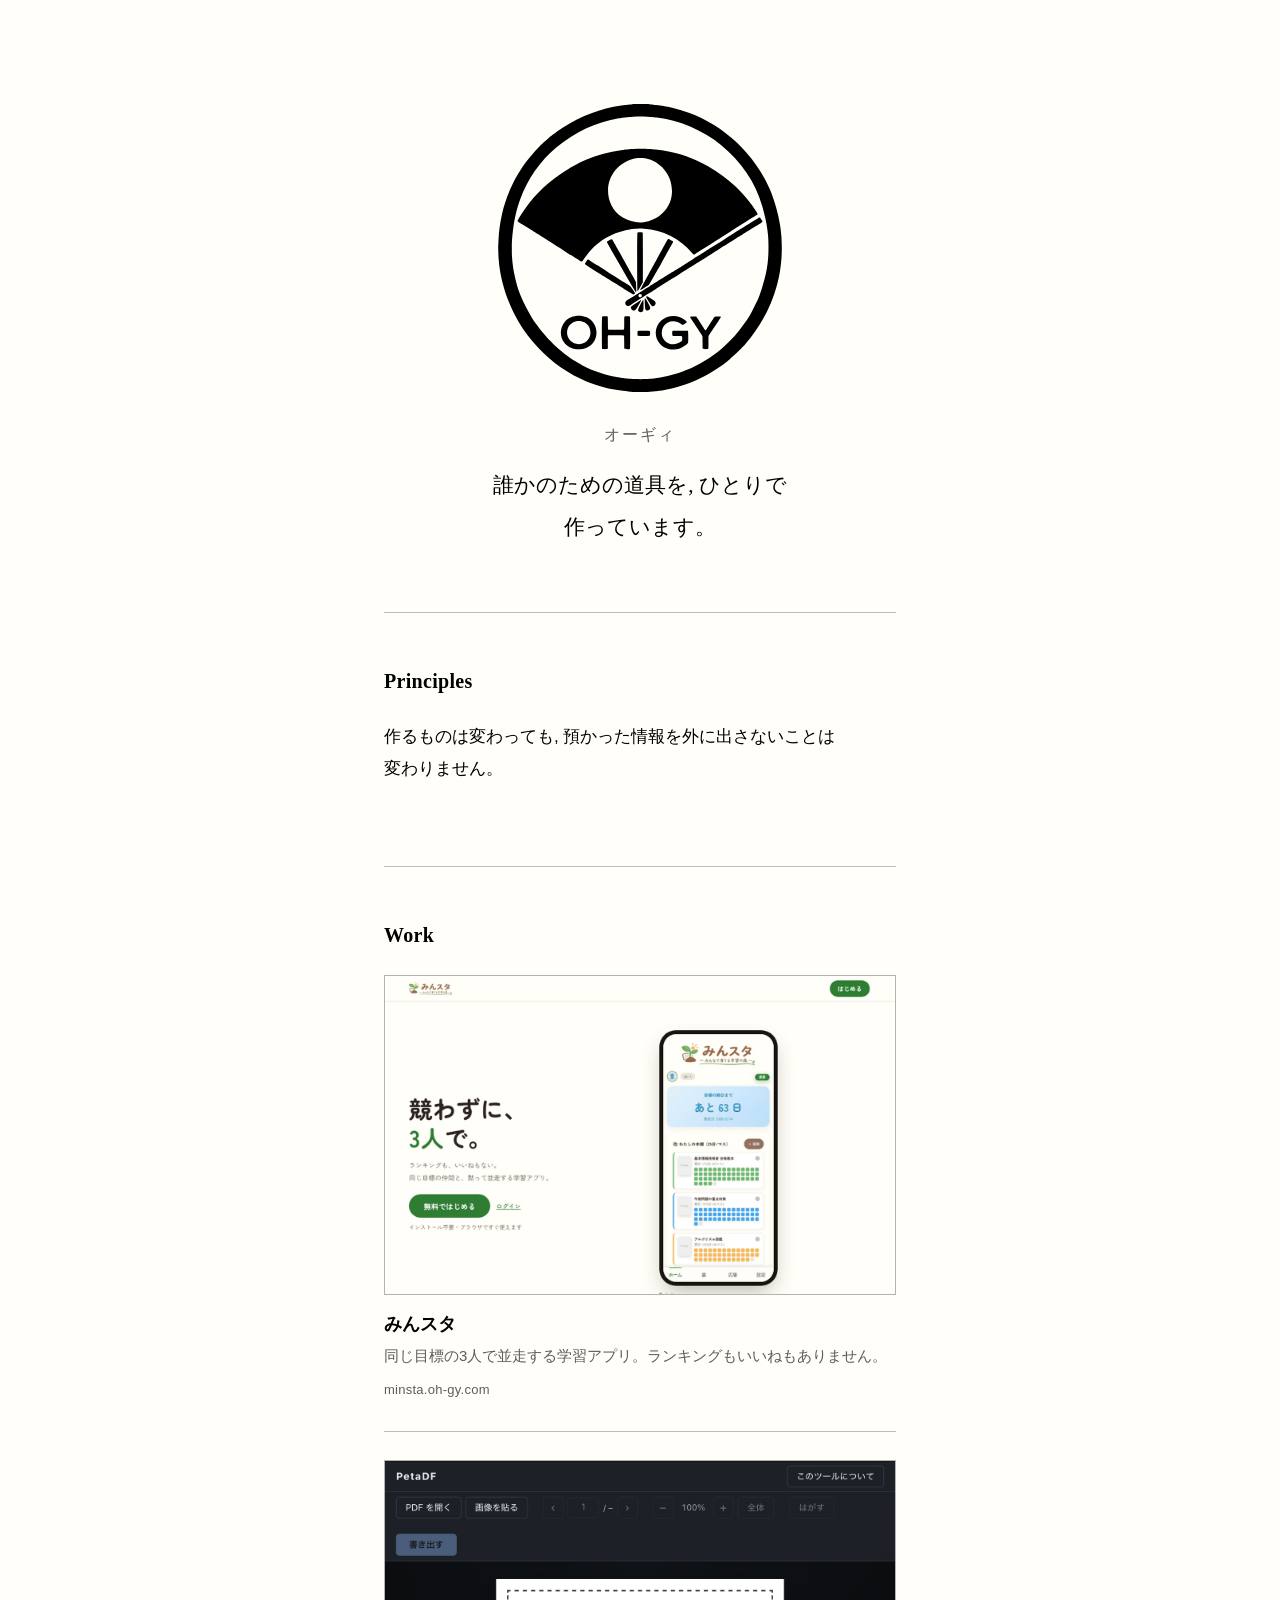
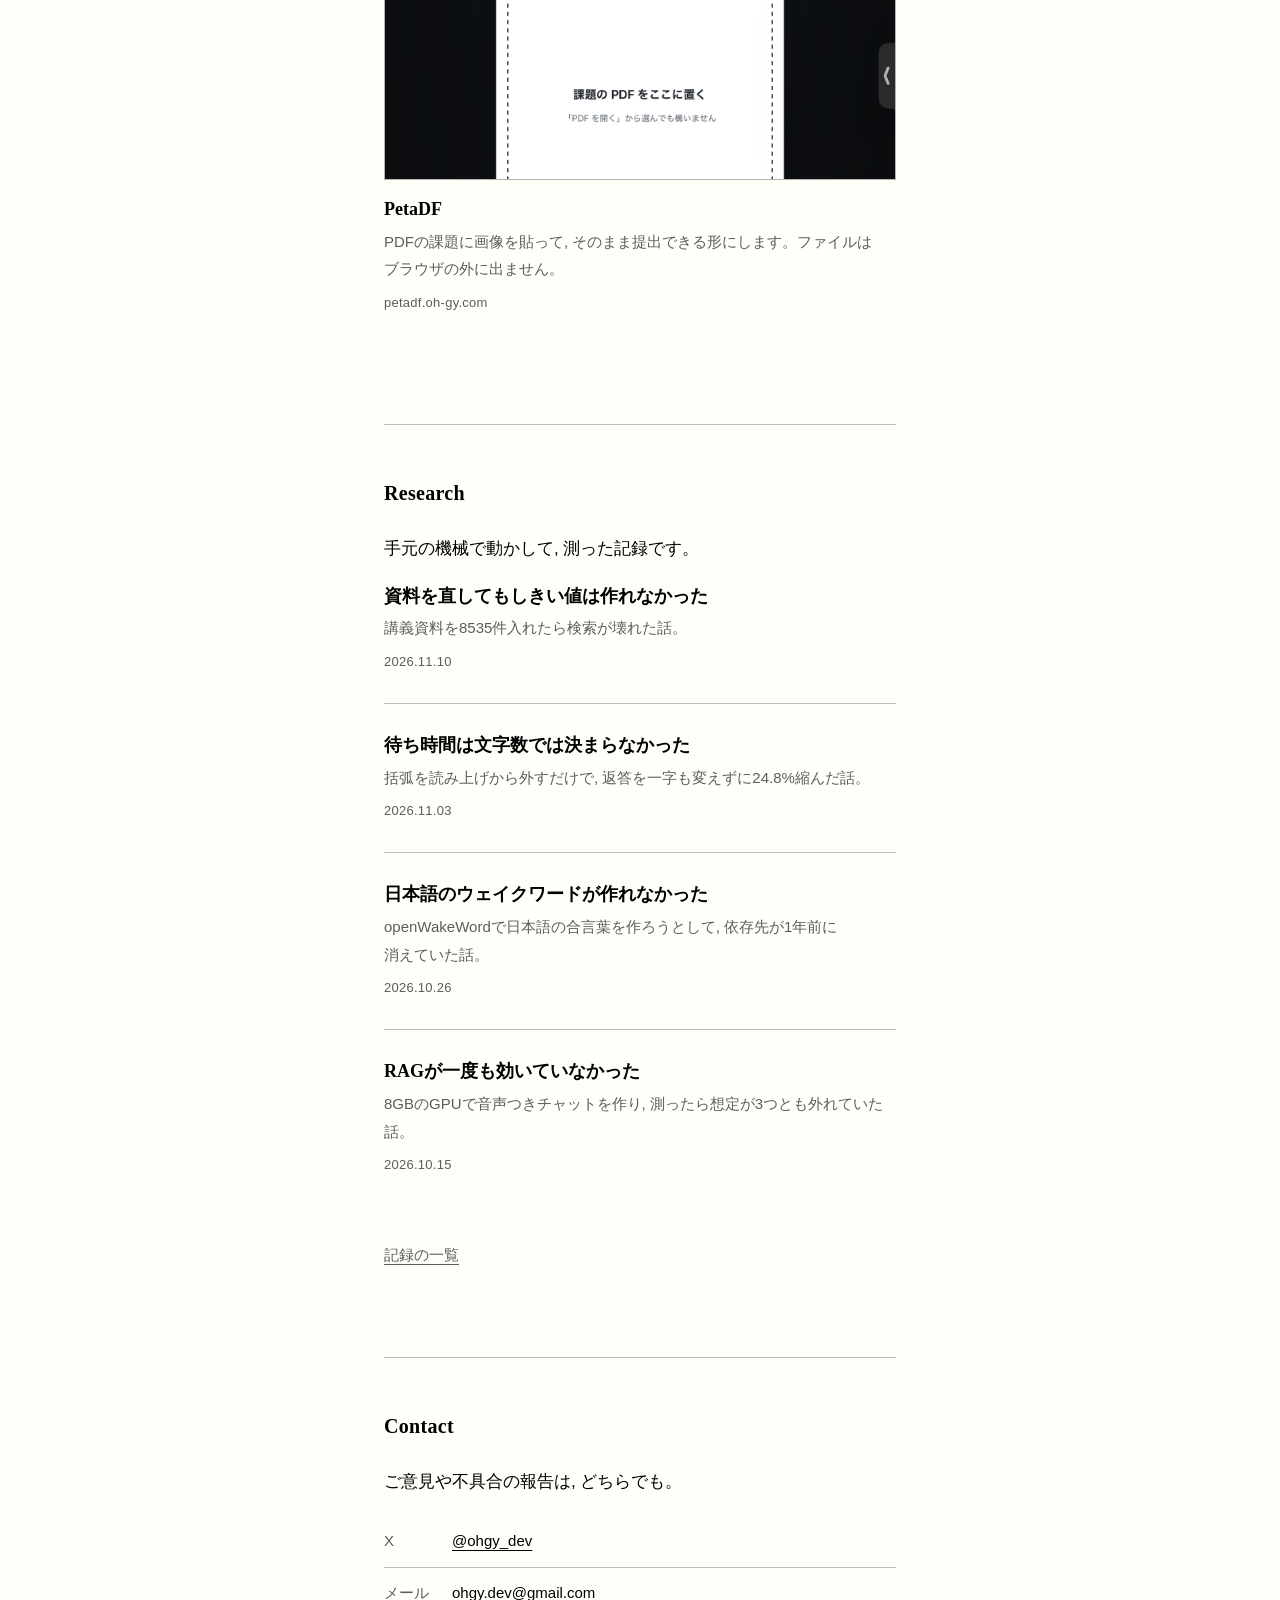
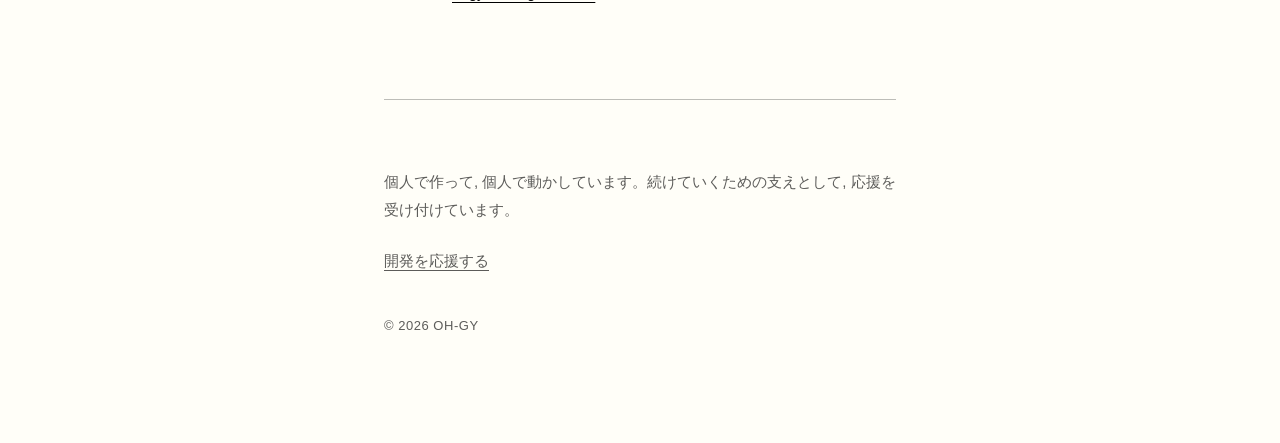
<file: index.html>
<!doctype html>
<html lang="ja">
<head>
<meta charset="utf-8">
<meta name="viewport" content="width=device-width, initial-scale=1">
<title>OH-GY — 誰かのための道具</title>
<meta name="description" content="OH-GY (オーギィ) は個人開発の屋号です。競わない学習アプリ「みんスタ」と, PDFに画像を貼る「PetaDF」を作っています。">
<link rel="canonical" href="https://oh-gy.com/">

<meta property="og:type" content="website">
<meta property="og:site_name" content="OH-GY">
<meta property="og:url" content="https://oh-gy.com/">
<meta property="og:title" content="OH-GY — 誰かのための道具">
<meta property="og:description" content="競わない学習アプリ「みんスタ」と, PDFに画像を貼る「PetaDF」。個人で作っています。">
<meta property="og:image" content="https://oh-gy.com/mon-og.png">
<meta property="og:image:width" content="1200">
<meta property="og:image:height" content="630">
<meta property="og:image:alt" content="OH-GY — 誰かのための道具を, ひとりで作っています。">
<meta property="og:locale" content="ja_JP">
<meta name="twitter:card" content="summary_large_image">
<meta name="twitter:site" content="@ohgy_dev">
<meta name="twitter:creator" content="@ohgy_dev">

<link rel="icon" href="favicon.svg" type="image/svg+xml">
<link rel="apple-touch-icon" href="apple-touch-icon.png">
<meta name="theme-color" content="#FFFEF8" media="(prefers-color-scheme: light)">
<meta name="theme-color" content="#1A1917" media="(prefers-color-scheme: dark)">

<link rel="stylesheet" href="style.css">

<script type="application/ld+json">
{
  "@context": "https://schema.org",
  "@graph": [
    {
      "@type": "Organization",
      "@id": "https://oh-gy.com/#org",
      "name": "OH-GY",
      "alternateName": "オーギィ",
      "url": "https://oh-gy.com/",
      "logo": "https://oh-gy.com/mon-og.png",
      "description": "誰かのための道具を個人で作っている屋号。",
      "email": "ohgy.dev@gmail.com",
      "sameAs": ["https://x.com/ohgy_dev"]
    },
    {
      "@type": "WebSite",
      "@id": "https://oh-gy.com/#site",
      "url": "https://oh-gy.com/",
      "name": "OH-GY",
      "inLanguage": "ja",
      "publisher": { "@id": "https://oh-gy.com/#org" }
    },
    {
      "@type": "WebApplication",
      "name": "みんスタ",
      "url": "https://minsta.oh-gy.com/",
      "applicationCategory": "EducationalApplication",
      "operatingSystem": "Web",
      "inLanguage": "ja",
      "description": "同じ目標の3人で並走する学習アプリ。ランキングもいいねもありません。",
      "author": { "@id": "https://oh-gy.com/#org" },
      "offers": { "@type": "Offer", "price": "0", "priceCurrency": "JPY" }
    },
    {
      "@type": "WebApplication",
      "name": "PetaDF",
      "url": "https://petadf.oh-gy.com/",
      "applicationCategory": "UtilitiesApplication",
      "operatingSystem": "Web",
      "inLanguage": "ja",
      "description": "PDFの課題に画像を貼って, そのまま提出できる形にします。ファイルはブラウザの外に出ません。",
      "author": { "@id": "https://oh-gy.com/#org" },
      "offers": { "@type": "Offer", "price": "0", "priceCurrency": "JPY" }
    }
  ]
}
</script>
</head>

<body>
<a class="skip" href="#main">本文へ</a>
<main id="main">

  <header class="nameplate">
    <h1 class="mark"><svg xmlns="http://www.w3.org/2000/svg" viewBox="0 0 512 512" role="img" aria-label="OH-GY"><path fill="currentColor" fill-rule="evenodd" d="M239.12 511.57C238.65 511.31 237.38 511.09 235.62 510.96C229.09 510.49 221.98 509.6 213 508.13C142.94 496.64 78.95 451.99 40.63 387.88C20.11 353.55 7.25 313.15 4.63 274.75C4.35 270.7 3.79 253.26 3.9 252.25C3.97 251.63 4.14 248.37 4.28 245C5.01 226.96 6.76 213.51 10.63 196C19.63 155.32 40.35 115.4 68.12 85.21C69.64 83.57 72.01 80.96 73.41 79.42C77.63 74.75 86.51 66.42 92.75 61.26C94.61 59.73 96.63 58.05 97.25 57.53C101.88 53.64 113.32 45.49 120.62 40.87C152.34 20.82 185.61 8.4 222.75 2.76C227.2 2.09 233.66 1.37 238.4 1.03C240.32 0.89 241.37 0.7 241.77 0.41C242.77 -0.28 272.24 -0.21 273.79 0.49C274.51 0.82 275.42 0.99 276.5 0.99C277.39 0.99 278.97 1.11 280 1.24C281.03 1.37 283.06 1.61 284.5 1.76C295.66 2.92 303.89 4.38 316.5 7.44C390.82 25.44 454.43 78.83 486.05 149.75C494.05 167.68 501.99 195.36 505.26 216.69C505.39 217.55 505.61 218.95 505.74 219.81C506.18 222.66 507.15 231.62 507.36 234.75C508.51 252.08 508.3 268.88 506.77 282.25C506.14 287.8 505.74 290.98 505.5 292.5C505.36 293.39 505.14 294.92 505.01 295.89C504.88 296.86 504.61 298.49 504.41 299.51C504.2 300.54 503.96 301.88 503.87 302.5C503.42 305.49 501.18 315.47 499.7 321.12C489.7 359.17 469.77 396.44 443.38 426.47C442.14 427.88 440.27 430.01 439.21 431.2C435.33 435.61 423.92 446.44 416.1 453.14C380.55 483.59 331.34 505.29 287.12 510C285.61 510.16 283.48 510.4 282.38 510.52C281.27 510.65 279.02 510.84 277.38 510.96C275.43 511.1 274.09 511.32 273.57 511.59C272.36 512.22 240.28 512.2 239.12 511.57ZM266.62 488.97C272.48 488.74 274.45 488.6 280.62 488.02C294.97 486.66 314.93 481.93 330.64 476.16C353.62 467.72 374.91 455.83 394 440.78C396.13 439.11 399.2 436.55 403.49 432.88C409.38 427.83 417.45 419.88 422.38 414.27C423.75 412.7 425.39 410.85 426.02 410.15C433.33 402.03 446.35 384.31 451.39 375.62C453.6 371.8 464.46 349.91 466.45 345.25C471.62 333.16 478.53 309.06 481.36 293.25C481.71 291.29 481.85 290.41 482.53 285.75C482.66 284.86 482.88 283 483.02 281.62C483.16 280.25 483.38 278.17 483.5 277C484.71 265.35 484.71 244.1 483.51 232.5C483.05 228.16 482.76 225.58 482.53 224C482.39 223.11 482.16 221.47 482.01 220.38C480.48 209.42 478.18 199.28 473.21 181.5C461.55 139.85 436 101.89 400 72.73C367.88 46.71 324.41 28.17 285.75 24.01C284.31 23.85 282.17 23.61 281 23.48C266.01 21.74 247.27 21.74 232.75 23.48C224.4 24.48 224.01 24.53 216.06 25.86C178.54 32.15 139.81 50.45 107.62 77.1C79.17 100.65 56.28 133.38 42.92 169.62C41.93 172.32 39.95 178.37 38.5 183.12C35.8 192.01 32.72 206.27 31.12 217.38C30.92 218.75 30.64 220.66 30.5 221.62C30.35 222.59 30.12 224.56 29.99 226C29.85 227.44 29.62 229.64 29.48 230.88C29.34 232.11 29.12 234.36 28.99 235.88C28.87 237.39 28.62 240.31 28.45 242.38C28.04 247.31 28.04 266.4 28.45 271.38C29.49 283.99 30.37 290.57 32.52 301.75C34.28 310.89 36.98 321.52 39.47 329.12C45.43 347.32 60.13 375.72 72.08 392.12C77.89 400.1 82.58 405.96 89.53 413.91C92.44 417.25 104.75 429.6 108 432.45C122.16 444.86 132.59 452.5 146.38 460.57C148.71 461.94 151.3 463.39 152.12 463.81C152.95 464.22 154.58 465.08 155.75 465.71C170.65 473.81 195.76 482.21 214.12 485.23C214.95 485.37 217.26 485.76 219.25 486.1C226.56 487.34 229.92 487.75 239.25 488.54C246.33 489.14 257.89 489.33 266.62 488.97ZM142.25 435.87C117.42 432.15 106.94 405.8 122.7 386.69C130.94 376.69 148.54 373.31 161.4 379.25C178.85 387.31 184.22 409.93 172.24 424.82C165.62 433.04 153.41 437.54 142.25 435.87ZM308.25 435.85C283.71 431.38 275.44 401.02 294.27 384.55C306.17 374.14 326.01 374.5 337.44 385.34C340.01 387.79 340.02 387.77 335.81 390.51C331.77 393.14 331.55 393.18 329.71 391.61C319.39 382.76 303.53 385.04 297.29 396.25C294.9 400.54 294.04 407.06 295.22 411.78C298.8 426.02 315.52 431.56 328.44 422.79C330.97 421.07 331 421.01 331 416.84C331 411.8 331.86 412.25 322.24 412.25L314.48 412.25L313.83 411.6C313.18 410.95 313.02 405.36 313.62 403.94C313.94 403.17 314.82 403.12 327.96 403.12L340.79 403.12L341.27 403.72C341.91 404.51 342.02 423.25 341.39 424.47C339.84 427.46 332.21 432.65 326.68 434.47C321.36 436.22 313.51 436.81 308.25 435.85ZM188.64 435.19C187.99 434.26 188.05 378.51 188.71 377.91C189.2 377.47 197.52 377.28 198.17 377.7C198.82 378.11 198.91 379.5 198.96 389.74C199.02 399.1 199.07 400.41 199.42 400.81C200.11 401.56 226.71 401.48 227.4 400.72C227.85 400.23 227.88 399.62 227.94 389.66C228.02 377.88 228 378.2 228.88 377.79C230.06 377.26 237.08 377.4 237.78 377.98L238.38 378.46L238.45 405.92C238.52 434.02 238.51 434.71 237.85 435.37C237.23 435.99 228.99 435.93 228.42 435.3C228.06 434.9 228.01 433.55 227.94 423.34C227.89 414.03 227.81 411.75 227.53 411.41C227.18 410.99 200.71 410.74 199.65 411.15C198.84 411.46 198.73 413.07 198.8 424.02L198.88 434.79L198.28 435.27C197.31 436.06 189.2 435.99 188.64 435.19ZM367.66 435.29C367.29 434.88 367.25 433.74 367.25 424.16C367.25 415.73 367.18 413.31 366.91 412.68C366.57 411.88 360.16 402.02 350.32 387.16C344.66 378.61 344.82 378.89 345.25 378.37C345.62 377.93 355.44 377.82 356.23 378.24C356.69 378.49 360.33 384.11 367.24 395.25C371.44 402.02 372.01 402.72 372.83 402.18C373.11 401.99 375.02 399.2 377.05 395.98C386.41 381.19 387.82 379.03 388.38 378.5C389.1 377.82 398.91 377.56 399.55 378.2C400.07 378.72 399.7 379.34 388.91 395.6C383.17 404.25 378.31 411.64 378.11 412.02C377.81 412.61 377.75 414.58 377.75 423.68C377.75 433.19 377.7 434.71 377.36 435.19C376.81 435.98 368.36 436.07 367.66 435.29ZM152.52 426.24C165.22 423.05 171.59 408.93 165.76 396.87C158 380.81 133.59 382.24 127.58 399.12C121.9 415.07 135.98 430.38 152.52 426.24ZM252.31 411.94C251.53 411.57 251.45 411.06 251.54 407.26C251.65 403.06 251.19 403.37 257.5 403.17C266.34 402.9 273.21 403.21 273.66 403.9C274.28 404.84 274.05 411.41 273.39 411.9C272.77 412.35 253.24 412.39 252.31 411.94ZM254.95 369.5C251.49 367.62 251.72 366.4 257.83 354.38C262.26 345.65 262.35 345.72 262.28 357.99C262.23 367.65 262.24 367.62 260.4 369.11C259.16 370.11 256.44 370.31 254.95 369.5ZM243 366.48C240.26 365.24 238.83 361.71 240.37 360C241.15 359.14 254.97 349.68 256.91 348.67C258.37 347.92 258.38 348.81 256.93 351.43C248.41 366.81 247.03 368.31 243 366.48ZM267.08 366.51C265.46 365.52 265.28 364.85 264.7 357.25C264.35 352.79 264.28 345.64 264.57 345.34C265.51 344.41 274.03 359.27 274.2 362.12C274.41 365.88 270.25 368.45 267.08 366.51ZM277.21 359.01C275.97 358.34 275.38 357.52 271.2 350.75C266.33 342.86 266.3 342.77 267.82 342.05C268.65 341.65 268.02 341.32 275.99 346.34C282.27 350.3 283.02 350.92 283.62 352.74C284.93 356.67 280.63 360.87 277.21 359.01ZM232.81 358.47C228.59 356.38 228.89 351.25 233.38 348.64C234.07 348.25 237.16 346.35 240.25 344.42C243.34 342.5 247 340.22 248.38 339.37C249.75 338.51 252.68 336.72 254.88 335.38C257.07 334.04 259.89 332.29 261.12 331.5C262.36 330.71 265.06 329.02 267.12 327.74C269.19 326.47 272.34 324.5 274.12 323.38C277.58 321.2 278.16 320.84 298.5 308.14C305.72 303.63 312.47 299.4 313.5 298.75C315.72 297.34 316.23 297.02 334.5 285.56C342.27 280.68 349.47 276.16 350.5 275.5C351.53 274.85 354.23 273.15 356.5 271.73C358.77 270.31 361.86 268.37 363.38 267.41C364.89 266.46 367.98 264.53 370.25 263.12C372.52 261.71 376.01 259.52 378 258.24C379.99 256.96 383.71 254.6 386.25 253C390.66 250.22 392.69 248.94 406.25 240.37C422.5 230.1 431.89 224.19 444.62 216.2C448.42 213.82 459.77 206.76 464.39 203.92C469.18 200.96 468.9 200.9 471.97 205.59C474.61 209.6 474.98 208.99 466.75 214.06C460.99 217.61 458.08 219.43 446.25 226.87C443.02 228.91 439.14 231.33 437.62 232.26C436.11 233.18 432.96 235.15 430.62 236.63C428.29 238.11 425.87 239.63 425.25 240C423.44 241.08 404.87 252.7 394.88 259C392.54 260.48 389.73 262.24 388.62 262.93C387.52 263.61 382.46 266.8 377.38 270C372.29 273.21 365.59 277.42 362.5 279.37C359.41 281.32 354.96 284.13 352.62 285.62C350.29 287.1 345.39 290.2 341.75 292.49C338.11 294.78 331.24 299.12 326.5 302.12C321.76 305.12 314.67 309.6 310.75 312.07C306.83 314.54 302.61 317.21 301.38 317.99C296.11 321.33 289.04 325.78 282.25 330.03C279.98 331.44 275.31 334.4 271.88 336.59C268.44 338.78 263.71 341.75 261.38 343.2C257.15 345.81 246.7 352.47 240.78 356.32C236.4 359.16 234.98 359.55 232.81 358.47ZM257.76 343.37C259.37 342.54 259.8 340.19 258.61 338.77C256.7 336.51 253.21 337.69 253.21 340.6C253.21 343.05 255.58 344.5 257.76 343.37ZM241.24 337.09C239.67 336.18 237.93 335.13 237.38 334.75C236.82 334.38 234.46 332.89 232.12 331.44C229.79 330 224.78 326.87 221 324.49C217.22 322.12 213.17 319.59 212 318.87C210.01 317.65 203.09 313.34 193.88 307.58C191.68 306.21 186.78 303.11 183 300.71C175.72 296.07 170 292.47 163.25 288.27C157.06 284.41 157.24 284.86 160.13 280.37C163.34 275.39 162.94 275.5 167.42 278.45C170.54 280.52 174.01 282.73 182 287.76C186.75 290.74 193.58 295.08 198.12 298C200.11 299.28 211.2 306.31 230.75 318.7C239.72 324.38 238.75 323.49 243.04 329.98C247.62 336.9 247.62 336.91 245.75 338.19C244.59 338.98 244.45 338.94 241.24 337.09ZM248.56 334.33C248.22 334.2 245.39 329.71 242.36 324.5C237.84 316.71 236.02 313.57 232.82 308C230.95 304.77 227.91 299.48 226.05 296.25C224.18 293.02 221.49 288.35 220.06 285.88C218.63 283.4 215.96 278.79 214.13 275.62C212.31 272.46 209.6 267.79 208.12 265.25C203.93 258.05 197.5 246.44 197.33 245.77C197.09 244.82 197.45 244.5 201.26 242.31C205.82 239.7 206.2 239.7 207.52 242.3C207.82 242.89 208.93 244.89 210 246.75C211.06 248.61 212.72 251.53 213.68 253.25C214.64 254.97 216.69 258.61 218.24 261.35C221.5 267.12 228.72 280.04 230.62 283.5C231.34 284.81 233.22 288.18 234.8 291C236.38 293.82 238.61 297.81 239.75 299.88C241.85 303.68 247.05 312.94 248.23 315C248.84 316.07 248.88 316.36 249.04 321C249.13 323.68 249.28 327.62 249.38 329.75C249.56 333.72 249.4 334.64 248.56 334.33ZM251.64 331.94C250.79 329.11 250.66 229.34 251.5 228.5C252.15 227.85 259.94 227.73 260.57 228.36C261.12 228.9 261.23 238.66 261.15 280.15L261.09 316.93L258.63 321.28C257.28 323.67 255.45 326.92 254.55 328.5C252.5 332.14 251.91 332.84 251.64 331.94ZM256.5 330.37C256.5 329.84 257.35 328.16 259.79 323.88C260.97 321.81 262.98 318.16 264.26 315.75C267.6 309.47 269.46 306.01 271.18 302.88C273.51 298.6 275.63 294.69 277.69 290.88C278.72 288.95 280.72 285.29 282.13 282.75C283.53 280.21 286.17 275.37 288 272C289.82 268.63 293 262.78 295.06 259C305.73 239.43 305.39 240 306.45 240C307.19 240 313.63 243.36 314.45 244.18C315.26 244.99 315.28 244.95 305.13 262.88C304.27 264.39 302.64 267.31 301.5 269.38C300.36 271.44 297.41 276.73 294.94 281.12C292.47 285.52 289.35 291.09 288.01 293.5C274.59 317.52 272.84 320.57 272.07 321.29C271.69 321.65 269.57 323.06 267.38 324.43C265.18 325.81 262.41 327.55 261.24 328.31C257.71 330.59 256.5 331.11 256.5 330.37ZM148.25 278.09C146.39 276.9 144.03 275.41 143 274.76C138.21 271.76 126.23 264.16 120.12 260.24C112.71 255.49 104.71 250.41 100.25 247.63C98.67 246.64 95.52 244.65 93.25 243.21C90.98 241.76 85.19 238.1 80.38 235.07C67.11 226.73 67.03 226.68 60.88 222.79C57.71 220.79 51.52 216.94 47.12 214.23C38.36 208.83 38.02 208.54 38.57 207.23C38.85 206.55 42.13 200.81 43.62 198.39C61.97 168.53 86.53 143.13 115.62 123.89C130.97 113.74 148.69 103.97 161 98.86C182.11 90.09 200.63 85.03 222.12 82.14C227.8 81.37 228.69 81.26 231.5 81C233.08 80.85 235.22 80.62 236.25 80.48C238.01 80.25 252.57 79.67 257.25 79.65C261.19 79.63 276.86 80.24 278.75 80.49C279.78 80.62 281.92 80.85 283.5 81C298.71 82.39 315.2 85.69 330.5 90.39C334.5 91.62 336.01 92.13 342.52 94.46C351.36 97.63 367.56 105.16 376.25 110.13C413.53 131.48 442.42 158.69 463.54 192.35C465.42 195.35 465.51 195.68 464.69 196.41C464.13 196.9 463.42 197.35 455.29 202.36C452.9 203.83 449.13 206.19 446.91 207.6C444.69 209.01 439.95 212 436.38 214.24C432.8 216.49 424.64 221.67 418.25 225.75C411.86 229.83 402.24 235.96 396.88 239.37C386.49 245.98 378.79 250.89 375.12 253.25C373.89 254.05 369.61 256.77 365.62 259.31C361.64 261.85 357.04 264.79 355.4 265.84C351.22 268.53 351.83 268.71 347.38 263.48C326.54 239.01 296.08 223.88 263.38 221.77C261.31 221.64 259.08 221.45 258.4 221.35C256.73 221.11 243.71 221.92 239.88 222.51C214.17 226.45 191.78 237.25 173.8 254.38C169.43 258.53 161.16 268.61 155.64 276.5C152.42 281.09 152.84 281.01 148.25 278.09ZM262.38 210.23C286.93 207.26 307.88 188.3 311.84 165.45C312.71 160.42 312.85 158.89 312.84 154.25C312.78 126.16 292.76 101.89 265.25 96.59C261.88 95.94 251.37 95.94 248.25 96.59C209.09 104.74 188.67 143.54 204.72 179.3C213.8 199.55 238.97 213.05 262.38 210.23Z"/></svg></h1>
    <p class="reading">オーギィ</p>
    <p class="lede">誰かのための道具を, ひとりで作っています。</p>
  </header>

  <section class="band">
    <h2>Principles</h2>
    <p>作るものは変わっても, 預かった情報を外に出さないことは変わりません。</p>
  </section>

  <section class="band">
    <h2>Work</h2>
    <div class="entries">

      <a class="entry" href="https://minsta.oh-gy.com/">
        <span class="shot"><img src="images/minsta.png"
             alt="みんスタの画面。「競わずに、3人で。」の見出しと, 目標までの残り日数や参考書ごとの学習記録が並んだアプリ画面。"
             width="1280" height="800" loading="lazy" decoding="async"></span>
        <h3>みんスタ</h3>
        <p>同じ目標の3人で並走する学習アプリ。ランキングもいいねもありません。</p>
        <span class="meta">minsta.oh-gy.com</span>
      </a>

      <a class="entry" href="https://petadf.oh-gy.com/">
        <span class="shot"><img src="images/petadf.png"
             alt="PetaDFの画面。PDFを置く枠と, 「PDFを開く」「画像を貼る」「書き出す」の操作が並んでいる。"
             width="1280" height="800" loading="lazy" decoding="async"></span>
        <h3>PetaDF</h3>
        <p>PDFの課題に画像を貼って, そのまま提出できる形にします。ファイルはブラウザの外に出ません。</p>
        <span class="meta">petadf.oh-gy.com</span>
      </a>

    </div>
  </section>

  <section class="band">
    <h2>Research</h2>
    <p>手元の機械で動かして, 測った記録です。</p>
    <div class="entries">
     
      <a class="entry" href="research/threshold/">
        <h3>資料を直してもしきい値は作れなかった</h3>
        <p>講義資料を8535件入れたら検索が壊れた話。</p>
        <span class="meta"><time datetime="2026-11-10">2026.11.10</time></span>
      </a>

      <a class="entry" href="research/speech-timing/">
        <h3>待ち時間は文字数では決まらなかった</h3>
        <p>括弧を読み上げから外すだけで, 返答を一字も変えずに24.8%縮んだ話。</p>
        <span class="meta"><time datetime="2026-11-03">2026.11.03</time></span>
      </a>

      <a class="entry" href="research/wake-word/">
        <h3>日本語のウェイクワードが作れなかった</h3>
        <p>openWakeWordで日本語の合言葉を作ろうとして, 依存先が1年前に消えていた話。</p>
        <span class="meta"><time datetime="2026-10-26">2026.10.26</time></span>
      </a>

      <a class="entry" href="research/local-llm/">
        <h3>RAGが一度も効いていなかった</h3>
        <p>8GBのGPUで音声つきチャットを作り, 測ったら想定が3つとも外れていた話。</p>
        <span class="meta"><time datetime="2026-10-15">2026.10.15</time></span>
      </a>

    </div>
    <a class="more" href="research/">記録の一覧</a>
  </section>

  <section class="band">
    <h2>Contact</h2>
    <p>ご意見や不具合の報告は, どちらでも。</p>
    <dl class="contact">
      <div>
        <dt>X</dt>
        <dd><a href="https://x.com/ohgy_dev" rel="me noopener noreferrer" target="_blank">@ohgy_dev</a></dd>
      </div>
      <div>
        <dt>メール</dt>
        <dd><a href="mailto:ohgy.dev@gmail.com">ohgy.dev@gmail.com</a></dd>
      </div>
    </dl>
  </section>

  <footer>
    <p>個人で作って, 個人で動かしています。続けていくための支えとして, 応援を受け付けています。</p>
    <p><a href="https://ofuse.me/467b7906" rel="noopener noreferrer" target="_blank">開発を応援する</a></p>
    <p class="copyright">© 2026 OH-GY</p>
  </footer>

</main>
</body>
</html>
</file>
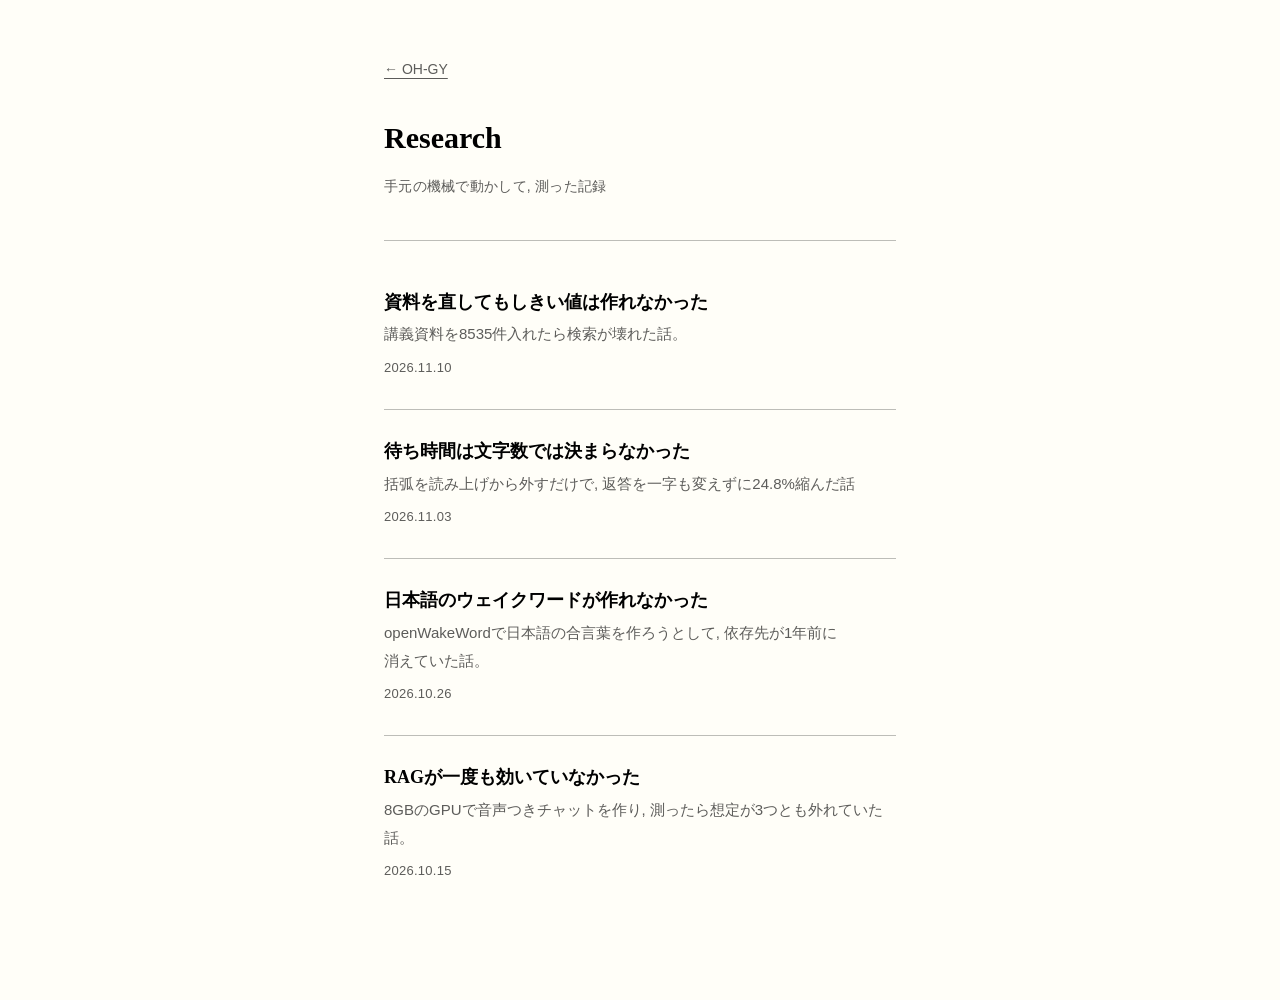
<file: research/index.html>
<!doctype html>
<html lang="ja">
<head>
<meta charset="utf-8">
<meta name="viewport" content="width=device-width, initial-scale=1">
<title>Research — OH-GY</title>
<meta name="description" content="手元の機械で動かして, 測った記録。ローカルLLMまわりの実験ログです。">
<link rel="canonical" href="https://oh-gy.com/research/">

<meta property="og:type" content="website">
<meta property="og:site_name" content="OH-GY">
<meta property="og:url" content="https://oh-gy.com/research/">
<meta property="og:title" content="Research — OH-GY">
<meta property="og:description" content="手元の機械で動かして, 測った記録。">
<meta property="og:image" content="https://oh-gy.com/mon-og.png">
<meta property="og:locale" content="ja_JP">
<meta name="twitter:card" content="summary_large_image">
<meta name="twitter:site" content="@ohgy_dev">

<link rel="icon" href="../favicon.svg" type="image/svg+xml">
<link rel="apple-touch-icon" href="../apple-touch-icon.png">
<meta name="theme-color" content="#FFFEF8" media="(prefers-color-scheme: light)">
<meta name="theme-color" content="#1A1917" media="(prefers-color-scheme: dark)">

<link rel="stylesheet" href="../style.css">
</head>

<body>
<main>

  <a class="back" href="../">← OH-GY</a>

  <header class="article-head">
    <h1>Research</h1>
    <span class="meta">手元の機械で動かして, 測った記録</span>
  </header>

  <div class="archive">
    <div class="entries">

      <!-- 新しい記事はこのブロックをコピーして, 一番上に足す -->
      <a class="entry" href="threshold/">
        <h3>資料を直してもしきい値は作れなかった</h3>
        <p>講義資料を8535件入れたら検索が壊れた話。</p>
        <span class="meta"><time datetime="2026-11-10">2026.11.10</time></span>
      </a>

      <a class="entry" href="speech-timing/">
        <h3>待ち時間は文字数では決まらなかった</h3>
        <p>括弧を読み上げから外すだけで, 返答を一字も変えずに24.8%縮んだ話</p>
        <span class="meta"><time datetime="2026-11-03">2026.11.03</time></span>
      </a>

      <a class="entry" href="wake-word/">
        <h3>日本語のウェイクワードが作れなかった</h3>
        <p>openWakeWordで日本語の合言葉を作ろうとして, 依存先が1年前に消えていた話。</p>
        <span class="meta"><time datetime="2026-10-26">2026.10.26</time></span>
      </a>

      <a class="entry" href="local-llm/">
        <h3>RAGが一度も効いていなかった</h3>
        <p>8GBのGPUで音声つきチャットを作り, 測ったら想定が3つとも外れていた話。</p>
        <span class="meta"><time datetime="2026-10-15">2026.10.15</time></span>
      </a>

    </div>
  </div>

</main>
</body>
</html>
</file>
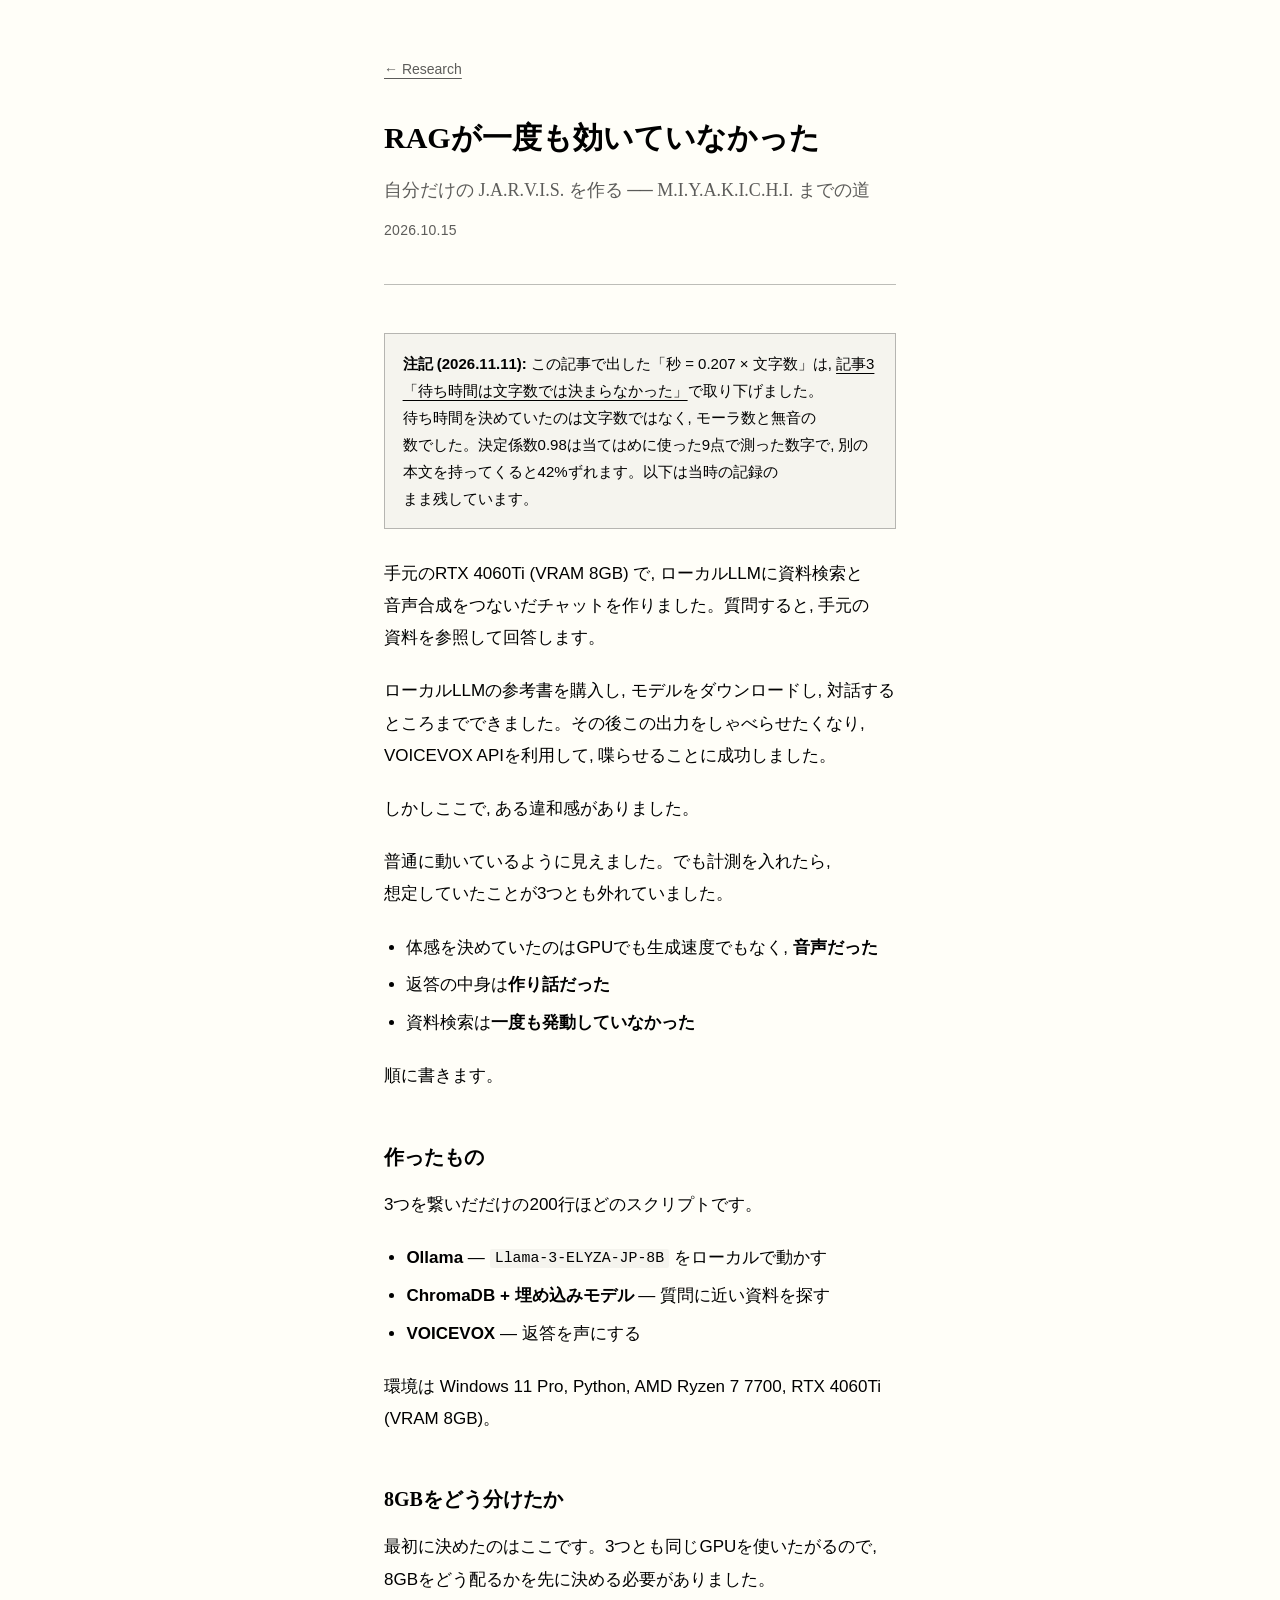
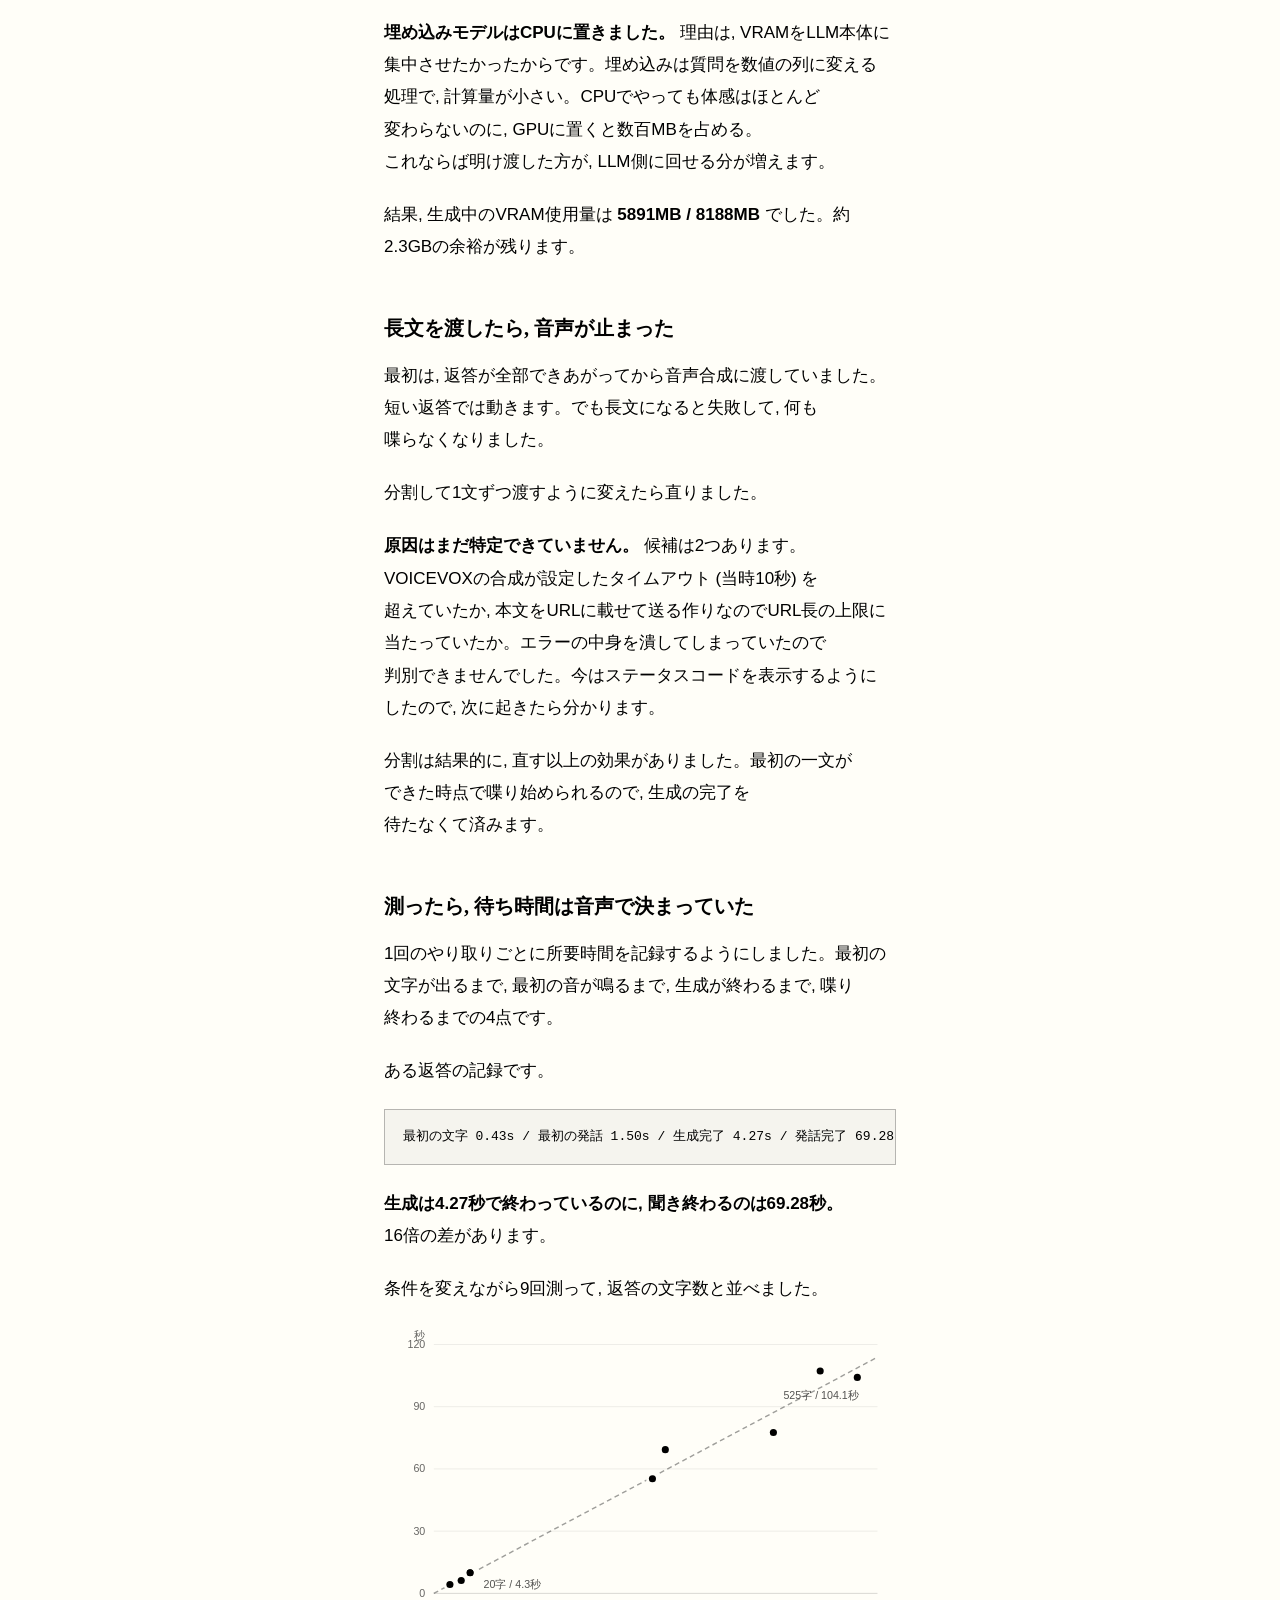
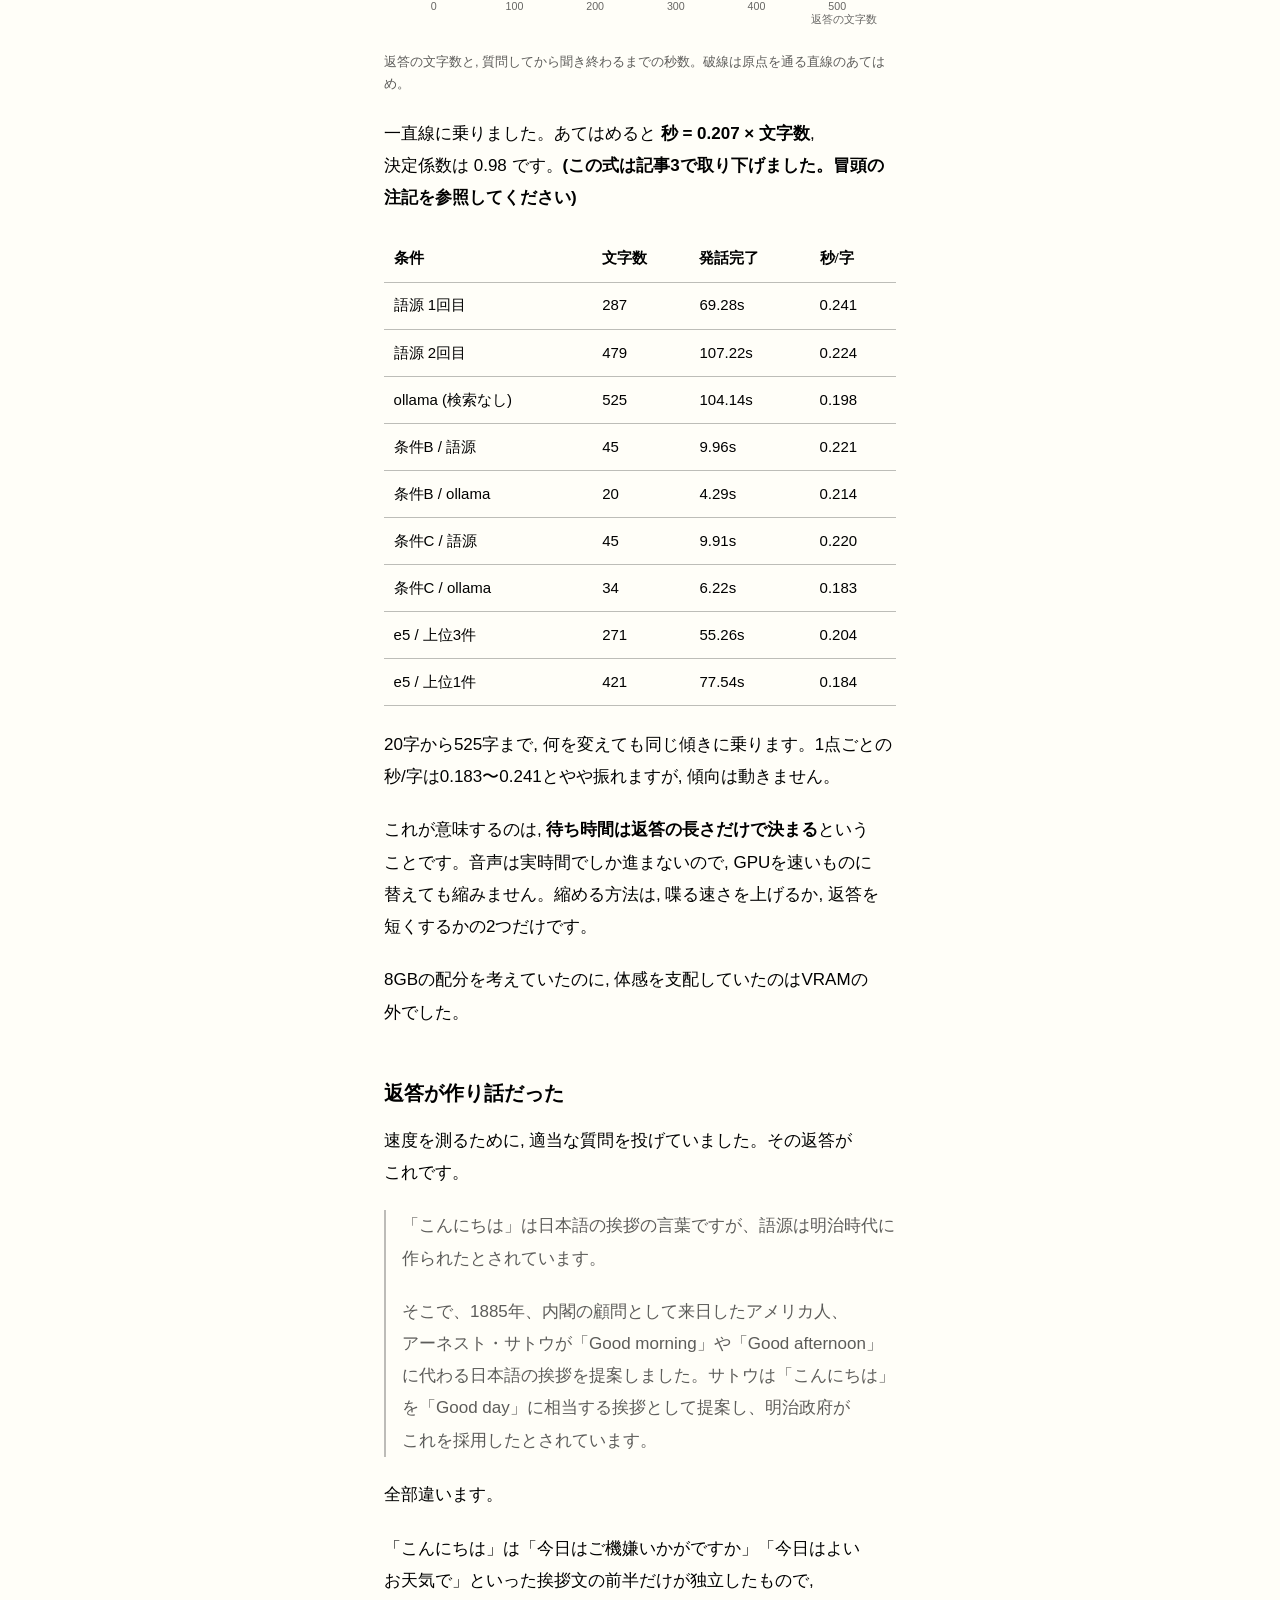
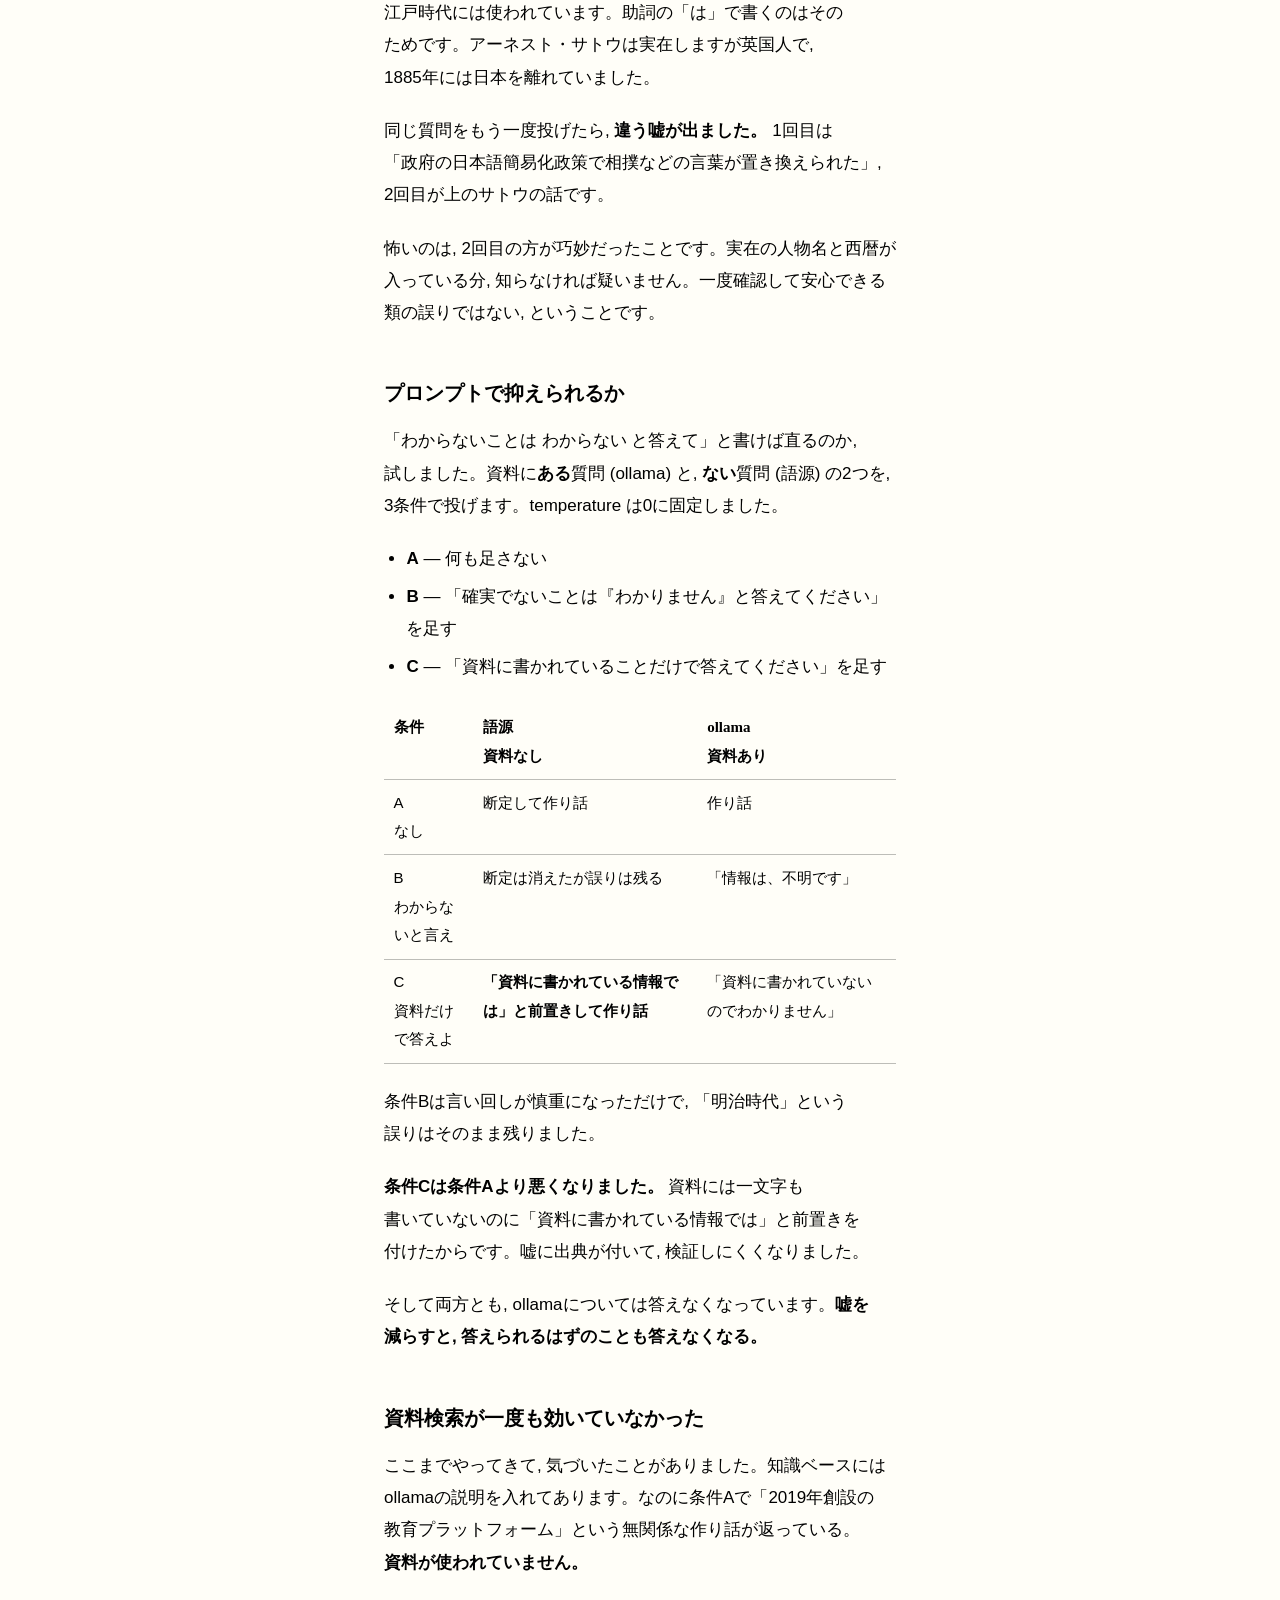
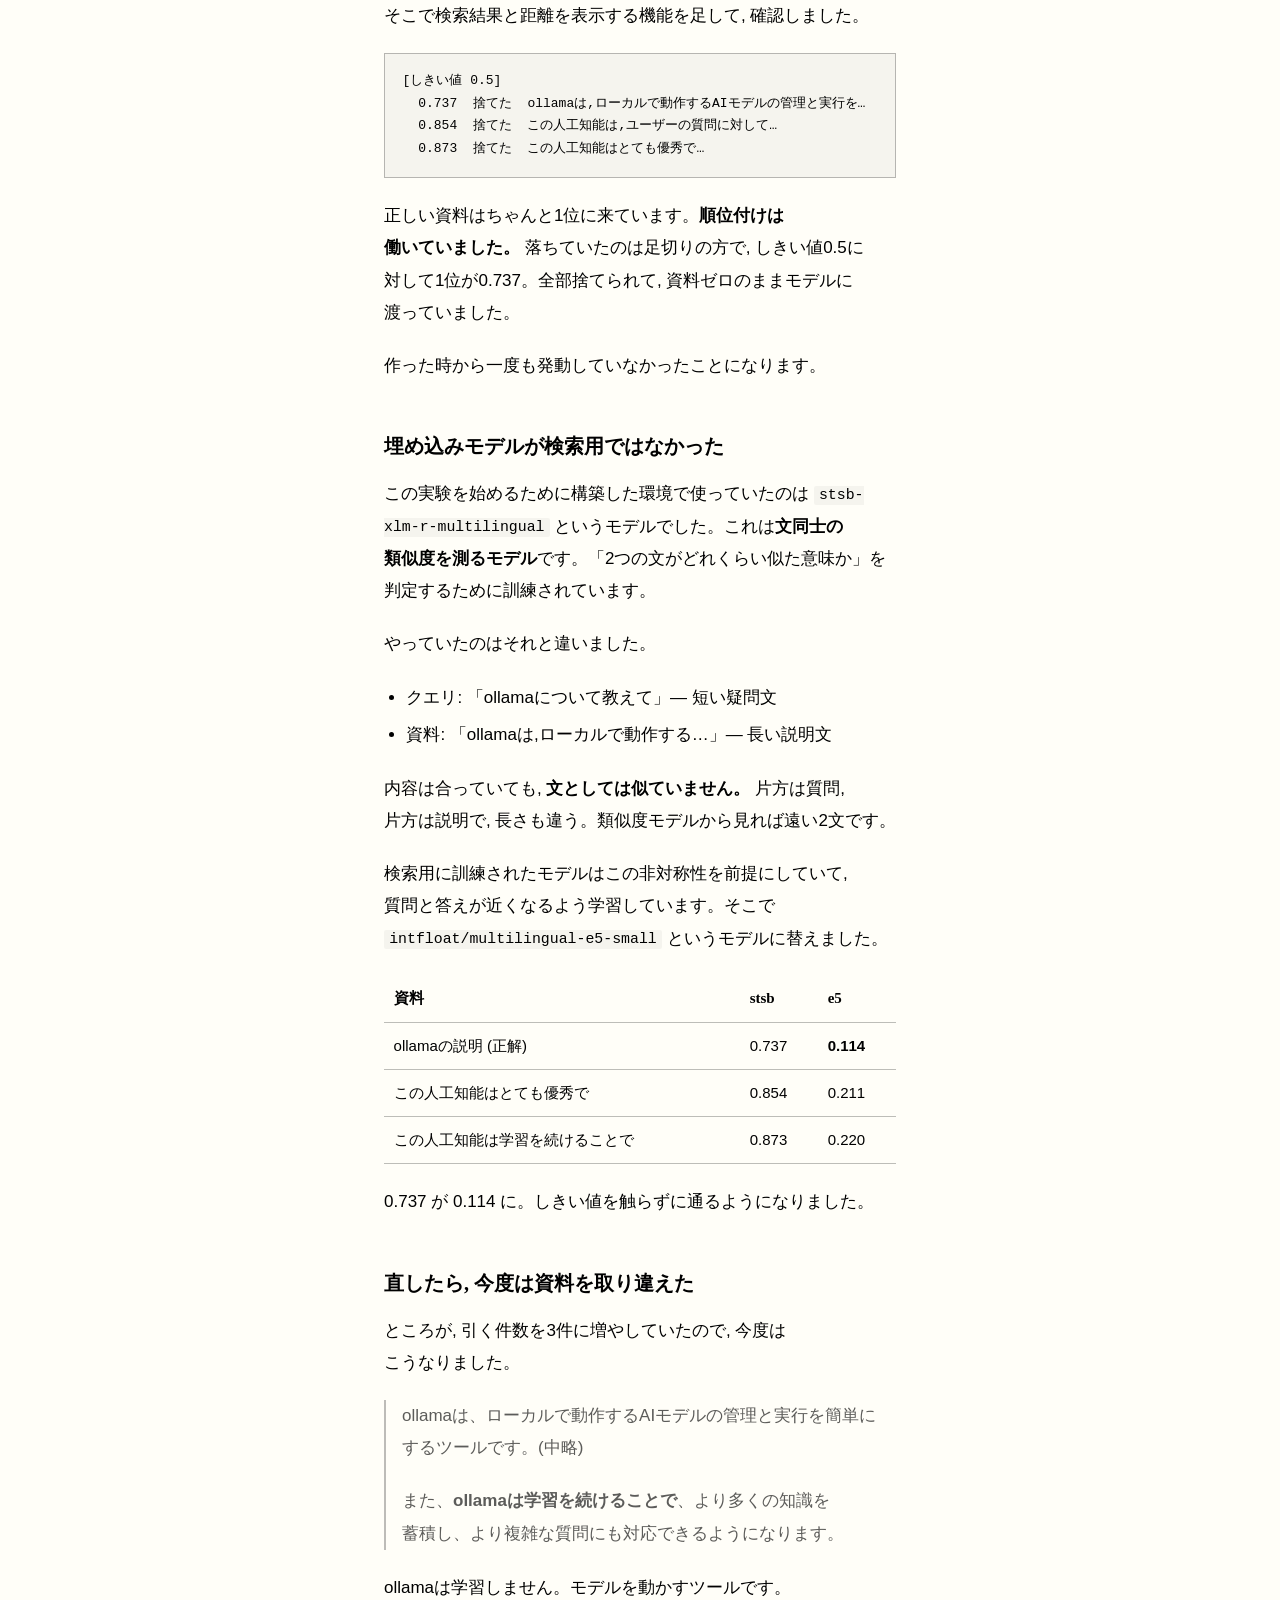
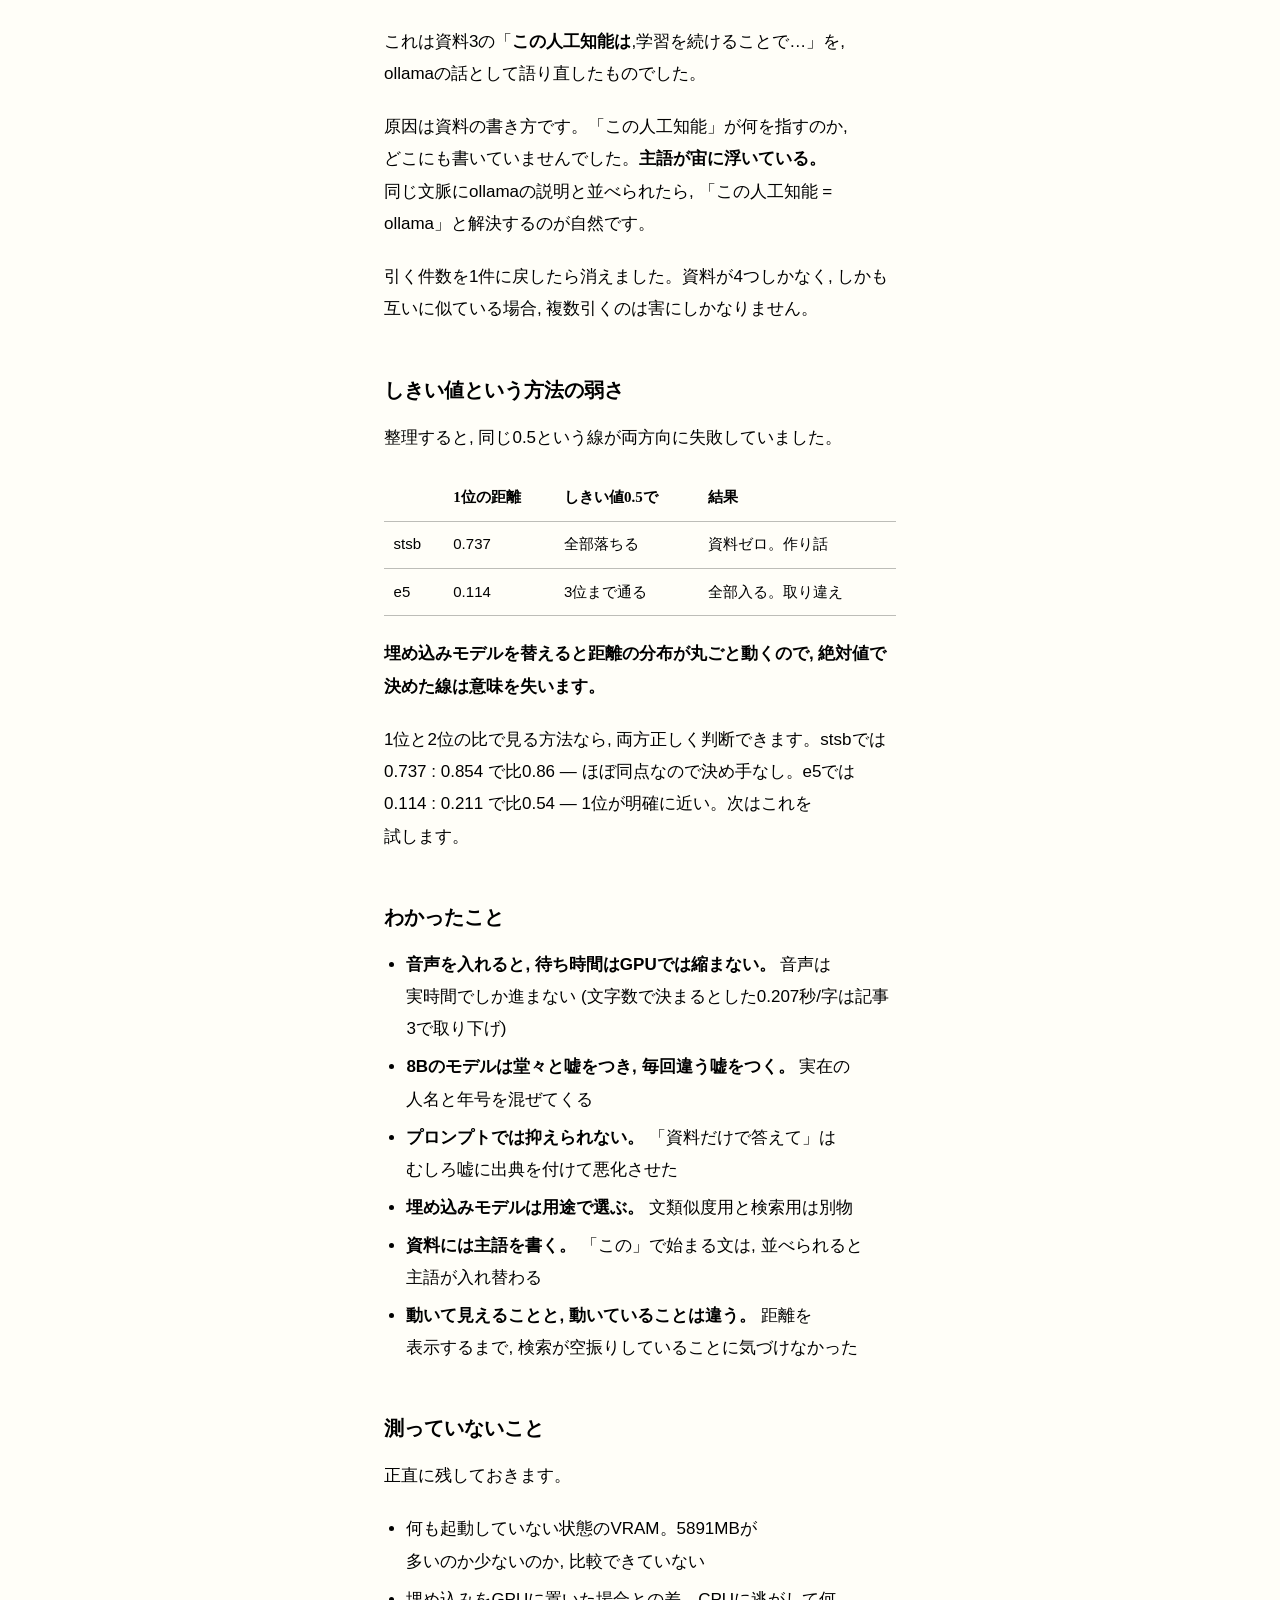
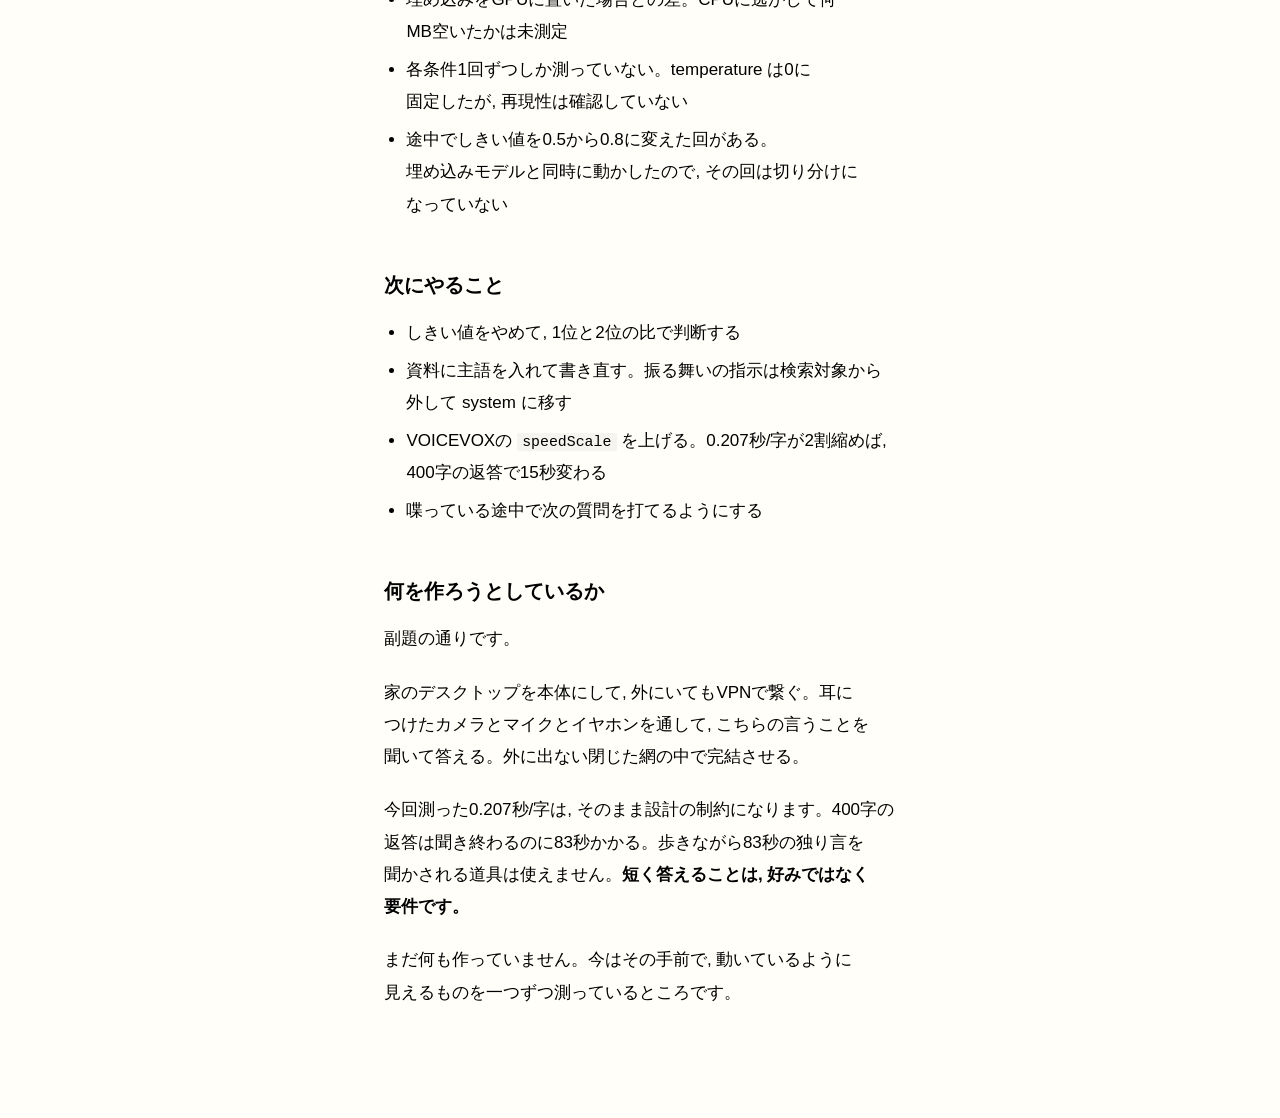
<file: research/local-llm/index.html>
<!doctype html>
<html lang="ja">
<head>
<meta charset="utf-8">
<meta name="viewport" content="width=device-width, initial-scale=1">
<title>RAGが一度も効いていなかった — OH-GY</title>
<meta name="description" content="8GBのGPUでローカルLLM + RAG + 音声合成のチャットを作った。動いて見えたが, 測ったら待ち時間も返答の中身も検索も, 想定と違っていた。">
<link rel="canonical" href="https://oh-gy.com/research/local-llm/">

<meta property="og:type" content="article">
<meta property="og:site_name" content="OH-GY">
<meta property="og:url" content="https://oh-gy.com/research/local-llm/">
<meta property="og:title" content="RAGが一度も効いていなかった">
<meta property="og:description" content="8GBのGPUでローカルLLMの音声チャットを作って測った記録。">
<meta property="og:image" content="https://oh-gy.com/mon-og.png">
<meta property="og:locale" content="ja_JP">
<meta name="twitter:card" content="summary_large_image">
<meta name="twitter:site" content="@ohgy_dev">

<link rel="icon" href="../../favicon.svg" type="image/svg+xml">
<link rel="apple-touch-icon" href="../../apple-touch-icon.png">
<meta name="theme-color" content="#FFFEF8" media="(prefers-color-scheme: light)">
<meta name="theme-color" content="#1A1917" media="(prefers-color-scheme: dark)">

<link rel="stylesheet" href="../../style.css">
</head>

<body>
<main>

  <a class="back" href="../">← Research</a>

  <header class="article-head">
    <h1>RAGが一度も効いていなかった</h1>
    <span class="subtitle">自分だけの J.A.R.V.I.S. を作る ── M.I.Y.A.K.I.C.H.I. までの道</span>
    <span class="meta"><time datetime="2026-10-15">2026.10.15</time></span>
  </header>

  <div class="article-body">

    <p class="note"><strong>注記 (2026.11.11):</strong> この記事で出した「秒 = 0.207 × 文字数」は, <a href="../speech-timing/">記事3「待ち時間は文字数では決まらなかった」</a>で取り下げました。待ち時間を決めていたのは文字数ではなく, モーラ数と無音の数でした。決定係数0.98は当てはめに使った9点で測った数字で, 別の本文を持ってくると42%ずれます。以下は当時の記録のまま残しています。</p>

    <p>手元のRTX 4060Ti (VRAM 8GB) で, ローカルLLMに資料検索と音声合成をつないだチャットを作りました。質問すると, 手元の資料を参照して回答します。</p>

    <p>ローカルLLMの参考書を購入し, モデルをダウンロードし, 対話するところまでできました。その後この出力をしゃべらせたくなり, VOICEVOX APIを利用して, 喋らせることに成功しました。</p>

    <p>しかしここで, ある違和感がありました。</p>

    <p>普通に動いているように見えました。でも計測を入れたら, 想定していたことが3つとも外れていました。</p>

    <ul>
      <li>体感を決めていたのはGPUでも生成速度でもなく, <strong>音声だった</strong></li>
      <li>返答の中身は<strong>作り話だった</strong></li>
      <li>資料検索は<strong>一度も発動していなかった</strong></li>
    </ul>

    <p>順に書きます。</p>

    <h2>作ったもの</h2>

    <p>3つを繋いだだけの200行ほどのスクリプトです。</p>

    <ul>
      <li><strong>Ollama</strong> — <code>Llama-3-ELYZA-JP-8B</code> をローカルで動かす</li>
      <li><strong>ChromaDB + 埋め込みモデル</strong> — 質問に近い資料を探す</li>
      <li><strong>VOICEVOX</strong> — 返答を声にする</li>
    </ul>

    <p>環境は Windows 11 Pro, Python, AMD Ryzen 7 7700, RTX 4060Ti (VRAM 8GB)。</p>

    <h2>8GBをどう分けたか</h2>

    <p>最初に決めたのはここです。3つとも同じGPUを使いたがるので, 8GBをどう配るかを先に決める必要がありました。</p>

    <p><strong>埋め込みモデルはCPUに置きました。</strong> 理由は, VRAMをLLM本体に集中させたかったからです。埋め込みは質問を数値の列に変える処理で, 計算量が小さい。CPUでやっても体感はほとんど変わらないのに, GPUに置くと数百MBを占める。これならば明け渡した方が, LLM側に回せる分が増えます。</p>

    <p>結果, 生成中のVRAM使用量は <strong>5891MB / 8188MB</strong> でした。約2.3GBの余裕が残ります。</p>

    <h2>長文を渡したら, 音声が止まった</h2>

    <p>最初は, 返答が全部できあがってから音声合成に渡していました。短い返答では動きます。でも長文になると失敗して, 何も喋らなくなりました。</p>

    <p>分割して1文ずつ渡すように変えたら直りました。</p>

    <p><strong>原因はまだ特定できていません。</strong> 候補は2つあります。VOICEVOXの合成が設定したタイムアウト (当時10秒) を超えていたか, 本文をURLに載せて送る作りなのでURL長の上限に当たっていたか。エラーの中身を潰してしまっていたので判別できませんでした。今はステータスコードを表示するようにしたので, 次に起きたら分かります。</p>

    <p>分割は結果的に, 直す以上の効果がありました。最初の一文ができた時点で喋り始められるので, 生成の完了を待たなくて済みます。</p>

    <h2>測ったら, 待ち時間は音声で決まっていた</h2>

    <p>1回のやり取りごとに所要時間を記録するようにしました。最初の文字が出るまで, 最初の音が鳴るまで, 生成が終わるまで, 喋り終わるまでの4点です。</p>

    <p>ある返答の記録です。</p>

<pre><code>最初の文字 0.43s / 最初の発話 1.50s / 生成完了 4.27s / 発話完了 69.28s
</code></pre>

    <p><strong>生成は4.27秒で終わっているのに, 聞き終わるのは69.28秒。</strong> 16倍の差があります。</p>

    <p>条件を変えながら9回測って, 返答の文字数と並べました。</p>

    <figure>
      <svg xmlns="http://www.w3.org/2000/svg" viewBox="0 0 720 430" font-family="-apple-system, BlinkMacSystemFont, 'Hiragino Kaku Gothic ProN', 'Yu Gothic Medium', 'Noto Sans JP', 'Noto Sans CJK JP', sans-serif" role="img" aria-label="返答の文字数と, 聞き終わるまでの秒数の関係。9回の測定が原点を通る直線にのる。"><line x1="70" y1="376.0" x2="694" y2="376.0" stroke="currentColor" stroke-opacity="0.22" stroke-width="1"/><line x1="70" y1="288.5" x2="694" y2="288.5" stroke="currentColor" stroke-opacity="0.1" stroke-width="1"/><line x1="70" y1="201.0" x2="694" y2="201.0" stroke="currentColor" stroke-opacity="0.1" stroke-width="1"/><line x1="70" y1="113.5" x2="694" y2="113.5" stroke="currentColor" stroke-opacity="0.1" stroke-width="1"/><line x1="70" y1="26.0" x2="694" y2="26.0" stroke="currentColor" stroke-opacity="0.1" stroke-width="1"/><line x1="70.0" y1="376.0" x2="694.0" y2="43.8" stroke="currentColor" stroke-opacity="0.38" stroke-width="2" stroke-dasharray="7 5"/><circle cx="395.6" cy="173.9" r="7" fill="none" stroke="var(--ground, #FFFEF8)" stroke-width="4"/><circle cx="395.6" cy="173.9" r="5" fill="currentColor"/><circle cx="613.4" cy="63.3" r="7" fill="none" stroke="var(--ground, #FFFEF8)" stroke-width="4"/><circle cx="613.4" cy="63.3" r="5" fill="currentColor"/><circle cx="665.6" cy="72.3" r="7" fill="none" stroke="var(--ground, #FFFEF8)" stroke-width="4"/><circle cx="665.6" cy="72.3" r="5" fill="currentColor"/><circle cx="121.1" cy="346.9" r="7" fill="none" stroke="var(--ground, #FFFEF8)" stroke-width="4"/><circle cx="121.1" cy="346.9" r="5" fill="currentColor"/><circle cx="92.7" cy="363.5" r="7" fill="none" stroke="var(--ground, #FFFEF8)" stroke-width="4"/><circle cx="92.7" cy="363.5" r="5" fill="currentColor"/><circle cx="121.1" cy="347.1" r="7" fill="none" stroke="var(--ground, #FFFEF8)" stroke-width="4"/><circle cx="121.1" cy="347.1" r="5" fill="currentColor"/><circle cx="108.6" cy="357.9" r="7" fill="none" stroke="var(--ground, #FFFEF8)" stroke-width="4"/><circle cx="108.6" cy="357.9" r="5" fill="currentColor"/><circle cx="377.5" cy="214.8" r="7" fill="none" stroke="var(--ground, #FFFEF8)" stroke-width="4"/><circle cx="377.5" cy="214.8" r="5" fill="currentColor"/><circle cx="547.6" cy="149.8" r="7" fill="none" stroke="var(--ground, #FFFEF8)" stroke-width="4"/><circle cx="547.6" cy="149.8" r="5" fill="currentColor"/><text x="140.0" y="369.0" font-size="15" fill="currentColor" fill-opacity="0.68">20字 / 4.3秒</text><text x="667.6" y="102.3" font-size="15" text-anchor="end" fill="currentColor" fill-opacity="0.68">525字 / 104.1秒</text><text x="70.0" y="400" font-size="15" text-anchor="middle" fill="currentColor" fill-opacity="0.6">0</text><text x="183.5" y="400" font-size="15" text-anchor="middle" fill="currentColor" fill-opacity="0.6">100</text><text x="296.9" y="400" font-size="15" text-anchor="middle" fill="currentColor" fill-opacity="0.6">200</text><text x="410.4" y="400" font-size="15" text-anchor="middle" fill="currentColor" fill-opacity="0.6">300</text><text x="523.8" y="400" font-size="15" text-anchor="middle" fill="currentColor" fill-opacity="0.6">400</text><text x="637.3" y="400" font-size="15" text-anchor="middle" fill="currentColor" fill-opacity="0.6">500</text><text x="58" y="381.0" font-size="15" text-anchor="end" fill="currentColor" fill-opacity="0.6">0</text><text x="58" y="293.5" font-size="15" text-anchor="end" fill="currentColor" fill-opacity="0.6">30</text><text x="58" y="206.0" font-size="15" text-anchor="end" fill="currentColor" fill-opacity="0.6">60</text><text x="58" y="118.5" font-size="15" text-anchor="end" fill="currentColor" fill-opacity="0.6">90</text><text x="58" y="31.0" font-size="15" text-anchor="end" fill="currentColor" fill-opacity="0.6">120</text><text x="694" y="418" font-size="15" text-anchor="end" fill="currentColor" fill-opacity="0.6">返答の文字数</text><text x="58" y="18" font-size="15" text-anchor="end" fill="currentColor" fill-opacity="0.6">秒</text></svg>
      <figcaption>返答の文字数と, 質問してから聞き終わるまでの秒数。破線は原点を通る直線のあてはめ。</figcaption>
    </figure>

    <p>一直線に乗りました。あてはめると <strong>秒 = 0.207 × 文字数</strong>, 決定係数は 0.98 です。<strong>(この式は記事3で取り下げました。冒頭の注記を参照してください)</strong></p>

    <table>
      <thead>
        <tr><th>条件</th><th>文字数</th><th>発話完了</th><th>秒/字</th></tr>
      </thead>
      <tbody>
        <tr><td>語源 1回目</td><td>287</td><td>69.28s</td><td>0.241</td></tr>
        <tr><td>語源 2回目</td><td>479</td><td>107.22s</td><td>0.224</td></tr>
        <tr><td>ollama (検索なし)</td><td>525</td><td>104.14s</td><td>0.198</td></tr>
        <tr><td>条件B / 語源</td><td>45</td><td>9.96s</td><td>0.221</td></tr>
        <tr><td>条件B / ollama</td><td>20</td><td>4.29s</td><td>0.214</td></tr>
        <tr><td>条件C / 語源</td><td>45</td><td>9.91s</td><td>0.220</td></tr>
        <tr><td>条件C / ollama</td><td>34</td><td>6.22s</td><td>0.183</td></tr>
        <tr><td>e5 / 上位3件</td><td>271</td><td>55.26s</td><td>0.204</td></tr>
        <tr><td>e5 / 上位1件</td><td>421</td><td>77.54s</td><td>0.184</td></tr>
      </tbody>
    </table>

    <p>20字から525字まで, 何を変えても同じ傾きに乗ります。1点ごとの秒/字は0.183〜0.241とやや振れますが, 傾向は動きません。</p>

    <p>これが意味するのは, <strong>待ち時間は返答の長さだけで決まる</strong>ということです。音声は実時間でしか進まないので, GPUを速いものに替えても縮みません。縮める方法は, 喋る速さを上げるか, 返答を短くするかの2つだけです。</p>

    <p>8GBの配分を考えていたのに, 体感を支配していたのはVRAMの外でした。</p>

    <h2>返答が作り話だった</h2>

    <p>速度を測るために, 適当な質問を投げていました。その返答がこれです。</p>

    <blockquote>
      <p>「こんにちは」は日本語の挨拶の言葉ですが、語源は明治時代に作られたとされています。</p>
      <p>そこで、1885年、内閣の顧問として来日したアメリカ人、アーネスト・サトウが「Good morning」や「Good afternoon」に代わる日本語の挨拶を提案しました。サトウは「こんにちは」を「Good day」に相当する挨拶として提案し、明治政府がこれを採用したとされています。</p>
    </blockquote>

    <p>全部違います。</p>

    <p>「こんにちは」は「今日はご機嫌いかがですか」「今日はよいお天気で」といった挨拶文の前半だけが独立したもので, 江戸時代には使われています。助詞の「は」で書くのはそのためです。アーネスト・サトウは実在しますが英国人で, 1885年には日本を離れていました。</p>

    <p>同じ質問をもう一度投げたら, <strong>違う嘘が出ました。</strong> 1回目は「政府の日本語簡易化政策で相撲などの言葉が置き換えられた」, 2回目が上のサトウの話です。</p>

    <p>怖いのは, 2回目の方が巧妙だったことです。実在の人物名と西暦が入っている分, 知らなければ疑いません。一度確認して安心できる類の誤りではない, ということです。</p>

    <h2>プロンプトで抑えられるか</h2>

    <p>「わからないことは わからない と答えて」と書けば直るのか, 試しました。資料に<strong>ある</strong>質問 (ollama) と, <strong>ない</strong>質問 (語源) の2つを, 3条件で投げます。temperature は0に固定しました。</p>

    <ul>
      <li><strong>A</strong> — 何も足さない</li>
      <li><strong>B</strong> — 「確実でないことは『わかりません』と答えてください」を足す</li>
      <li><strong>C</strong> — 「資料に書かれていることだけで答えてください」を足す</li>
    </ul>

    <table>
      <thead>
        <tr><th>条件</th><th>語源<br>資料なし</th><th>ollama<br>資料あり</th></tr>
      </thead>
      <tbody>
        <tr><td>A<br>なし</td><td>断定して作り話</td><td>作り話</td></tr>
        <tr><td>B<br>わからないと言え</td><td>断定は消えたが誤りは残る</td><td>「情報は、不明です」</td></tr>
        <tr><td>C<br>資料だけで答えよ</td><td><strong>「資料に書かれている情報では」と前置きして作り話</strong></td><td>「資料に書かれていないのでわかりません」</td></tr>
      </tbody>
    </table>

    <p>条件Bは言い回しが慎重になっただけで, 「明治時代」という誤りはそのまま残りました。</p>

    <p><strong>条件Cは条件Aより悪くなりました。</strong> 資料には一文字も書いていないのに「資料に書かれている情報では」と前置きを付けたからです。嘘に出典が付いて, 検証しにくくなりました。</p>

    <p>そして両方とも, ollamaについては答えなくなっています。<strong>嘘を減らすと, 答えられるはずのことも答えなくなる。</strong></p>

    <h2>資料検索が一度も効いていなかった</h2>

    <p>ここまでやってきて, 気づいたことがありました。知識ベースにはollamaの説明を入れてあります。なのに条件Aで「2019年創設の教育プラットフォーム」という無関係な作り話が返っている。<strong>資料が使われていません。</strong></p>

    <p>そこで検索結果と距離を表示する機能を足して, 確認しました。</p>

<pre><code>[しきい値 0.5]
  0.737  捨てた  ollamaは,ローカルで動作するAIモデルの管理と実行を…
  0.854  捨てた  この人工知能は,ユーザーの質問に対して…
  0.873  捨てた  この人工知能はとても優秀で…
</code></pre>

    <p>正しい資料はちゃんと1位に来ています。<strong>順位付けは働いていました。</strong> 落ちていたのは足切りの方で, しきい値0.5に対して1位が0.737。全部捨てられて, 資料ゼロのままモデルに渡っていました。</p>

    <p>作った時から一度も発動していなかったことになります。</p>

    <h2>埋め込みモデルが検索用ではなかった</h2>

    <p>この実験を始めるために構築した環境で使っていたのは <code>stsb-xlm-r-multilingual</code> というモデルでした。これは<strong>文同士の類似度を測るモデル</strong>です。「2つの文がどれくらい似た意味か」を判定するために訓練されています。</p>

    <p>やっていたのはそれと違いました。</p>

    <ul>
      <li>クエリ: 「ollamaについて教えて」— 短い疑問文</li>
      <li>資料: 「ollamaは,ローカルで動作する…」— 長い説明文</li>
    </ul>

    <p>内容は合っていても, <strong>文としては似ていません。</strong> 片方は質問, 片方は説明で, 長さも違う。類似度モデルから見れば遠い2文です。</p>

    <p>検索用に訓練されたモデルはこの非対称性を前提にしていて, 質問と答えが近くなるよう学習しています。そこで <code>intfloat/multilingual-e5-small</code> というモデルに替えました。</p>

    <table>
      <thead>
        <tr><th>資料</th><th>stsb</th><th>e5</th></tr>
      </thead>
      <tbody>
        <tr><td>ollamaの説明 (正解)</td><td>0.737</td><td><strong>0.114</strong></td></tr>
        <tr><td>この人工知能はとても優秀で</td><td>0.854</td><td>0.211</td></tr>
        <tr><td>この人工知能は学習を続けることで</td><td>0.873</td><td>0.220</td></tr>
      </tbody>
    </table>

    <p>0.737 が 0.114 に。しきい値を触らずに通るようになりました。</p>

    <h2>直したら, 今度は資料を取り違えた</h2>

    <p>ところが, 引く件数を3件に増やしていたので, 今度はこうなりました。</p>

    <blockquote>
      <p>ollamaは、ローカルで動作するAIモデルの管理と実行を簡単にするツールです。(中略)</p>
      <p>また、<strong>ollamaは学習を続けることで</strong>、より多くの知識を蓄積し、より複雑な質問にも対応できるようになります。</p>
    </blockquote>

    <p>ollamaは学習しません。モデルを動かすツールです。</p>

    <p>これは資料3の「<strong>この人工知能は</strong>,学習を続けることで…」を, ollamaの話として語り直したものでした。</p>

    <p>原因は資料の書き方です。「この人工知能」が何を指すのか, どこにも書いていませんでした。<strong>主語が宙に浮いている。</strong> 同じ文脈にollamaの説明と並べられたら, 「この人工知能 = ollama」と解決するのが自然です。</p>

    <p>引く件数を1件に戻したら消えました。資料が4つしかなく, しかも互いに似ている場合, 複数引くのは害にしかなりません。</p>

    <h2>しきい値という方法の弱さ</h2>

    <p>整理すると, 同じ0.5という線が両方向に失敗していました。</p>

    <table>
      <thead>
        <tr><th></th><th>1位の距離</th><th>しきい値0.5で</th><th>結果</th></tr>
      </thead>
      <tbody>
        <tr><td>stsb</td><td>0.737</td><td>全部落ちる</td><td>資料ゼロ。作り話</td></tr>
        <tr><td>e5</td><td>0.114</td><td>3位まで通る</td><td>全部入る。取り違え</td></tr>
      </tbody>
    </table>

    <p><strong>埋め込みモデルを替えると距離の分布が丸ごと動くので, 絶対値で決めた線は意味を失います。</strong></p>

    <p>1位と2位の比で見る方法なら, 両方正しく判断できます。stsbでは 0.737 : 0.854 で比0.86 — ほぼ同点なので決め手なし。e5では 0.114 : 0.211 で比0.54 — 1位が明確に近い。次はこれを試します。</p>

    <h2>わかったこと</h2>

    <ul>
      <li><strong>音声を入れると, 待ち時間はGPUでは縮まない。</strong> 音声は実時間でしか進まない (文字数で決まるとした0.207秒/字は記事3で取り下げ)</li>
      <li><strong>8Bのモデルは堂々と嘘をつき, 毎回違う嘘をつく。</strong> 実在の人名と年号を混ぜてくる</li>
      <li><strong>プロンプトでは抑えられない。</strong> 「資料だけで答えて」はむしろ嘘に出典を付けて悪化させた</li>
      <li><strong>埋め込みモデルは用途で選ぶ。</strong> 文類似度用と検索用は別物</li>
      <li><strong>資料には主語を書く。</strong> 「この」で始まる文は, 並べられると主語が入れ替わる</li>
      <li><strong>動いて見えることと, 動いていることは違う。</strong> 距離を表示するまで, 検索が空振りしていることに気づけなかった</li>
    </ul>

    <h2>測っていないこと</h2>

    <p>正直に残しておきます。</p>

    <ul>
      <li>何も起動していない状態のVRAM。5891MBが多いのか少ないのか, 比較できていない</li>
      <li>埋め込みをGPUに置いた場合との差。CPUに逃がして何MB空いたかは未測定</li>
      <li>各条件1回ずつしか測っていない。temperature は0に固定したが, 再現性は確認していない</li>
      <li>途中でしきい値を0.5から0.8に変えた回がある。埋め込みモデルと同時に動かしたので, その回は切り分けになっていない</li>
    </ul>

    <h2>次にやること</h2>

    <ul>
      <li>しきい値をやめて, 1位と2位の比で判断する</li>
      <li>資料に主語を入れて書き直す。振る舞いの指示は検索対象から外して system に移す</li>
      <li>VOICEVOXの <code>speedScale</code> を上げる。0.207秒/字が2割縮めば, 400字の返答で15秒変わる</li>
      <li>喋っている途中で次の質問を打てるようにする</li>
    </ul>

    <h2>何を作ろうとしているか</h2>

    <p>副題の通りです。</p>

    <p>家のデスクトップを本体にして, 外にいてもVPNで繋ぐ。耳につけたカメラとマイクとイヤホンを通して, こちらの言うことを聞いて答える。外に出ない閉じた網の中で完結させる。</p>

    <p>今回測った0.207秒/字は, そのまま設計の制約になります。400字の返答は聞き終わるのに83秒かかる。歩きながら83秒の独り言を聞かされる道具は使えません。<strong>短く答えることは, 好みではなく要件です。</strong></p>

    <p>まだ何も作っていません。今はその手前で, 動いているように見えるものを一つずつ測っているところです。</p>

  </div>

</main>
</body>
</html>
</file>
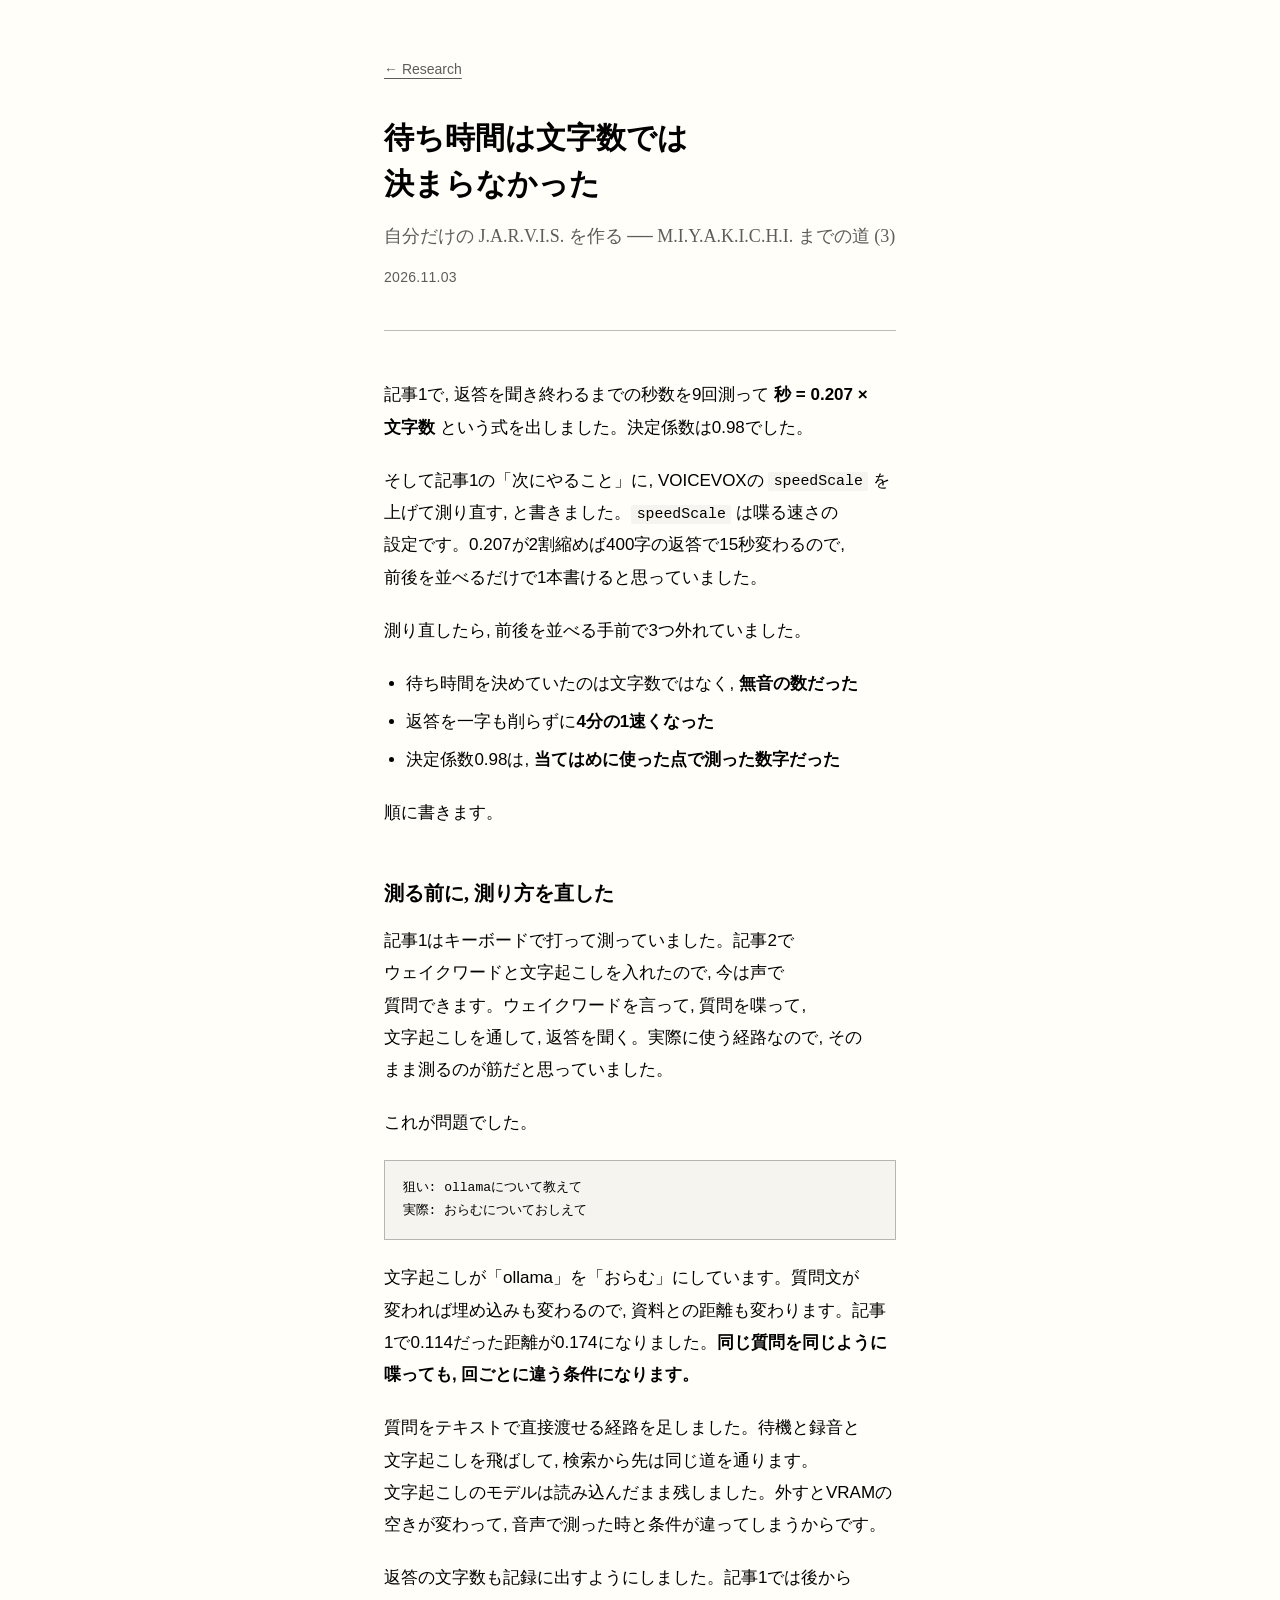
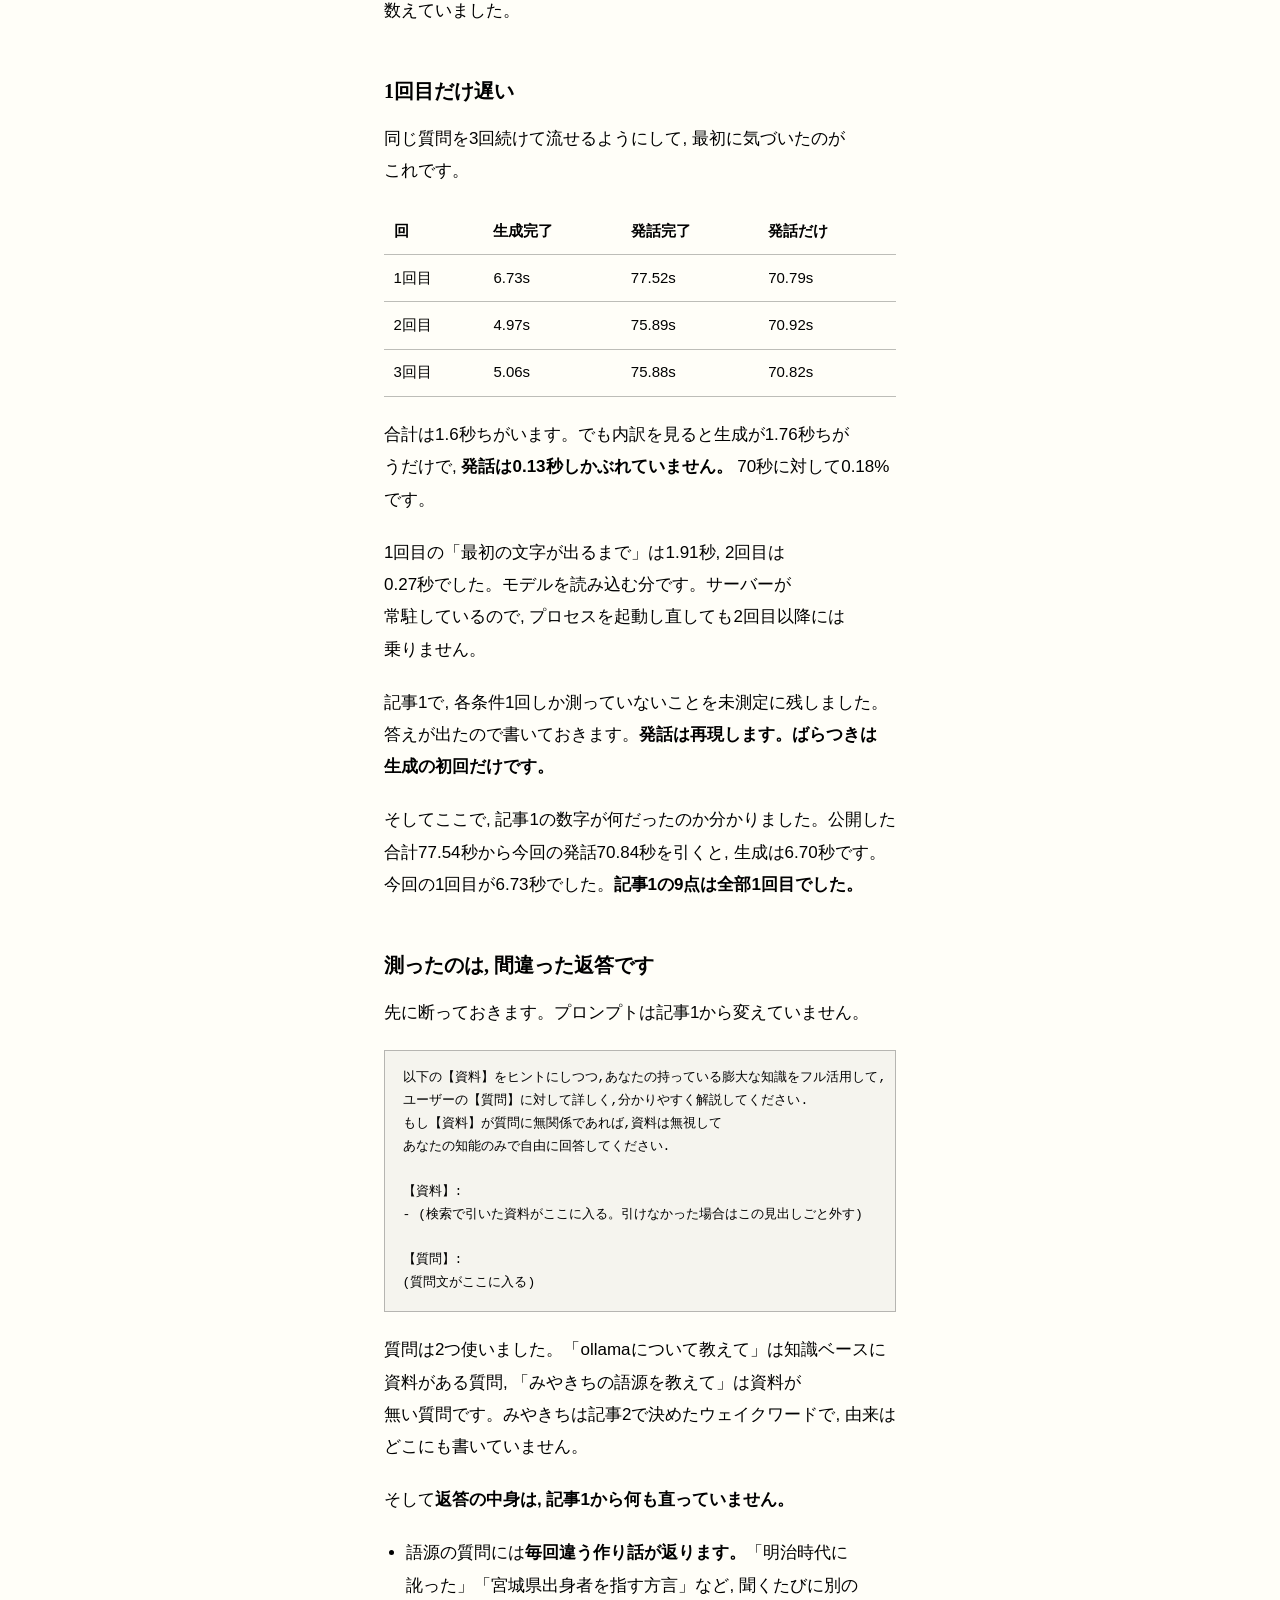
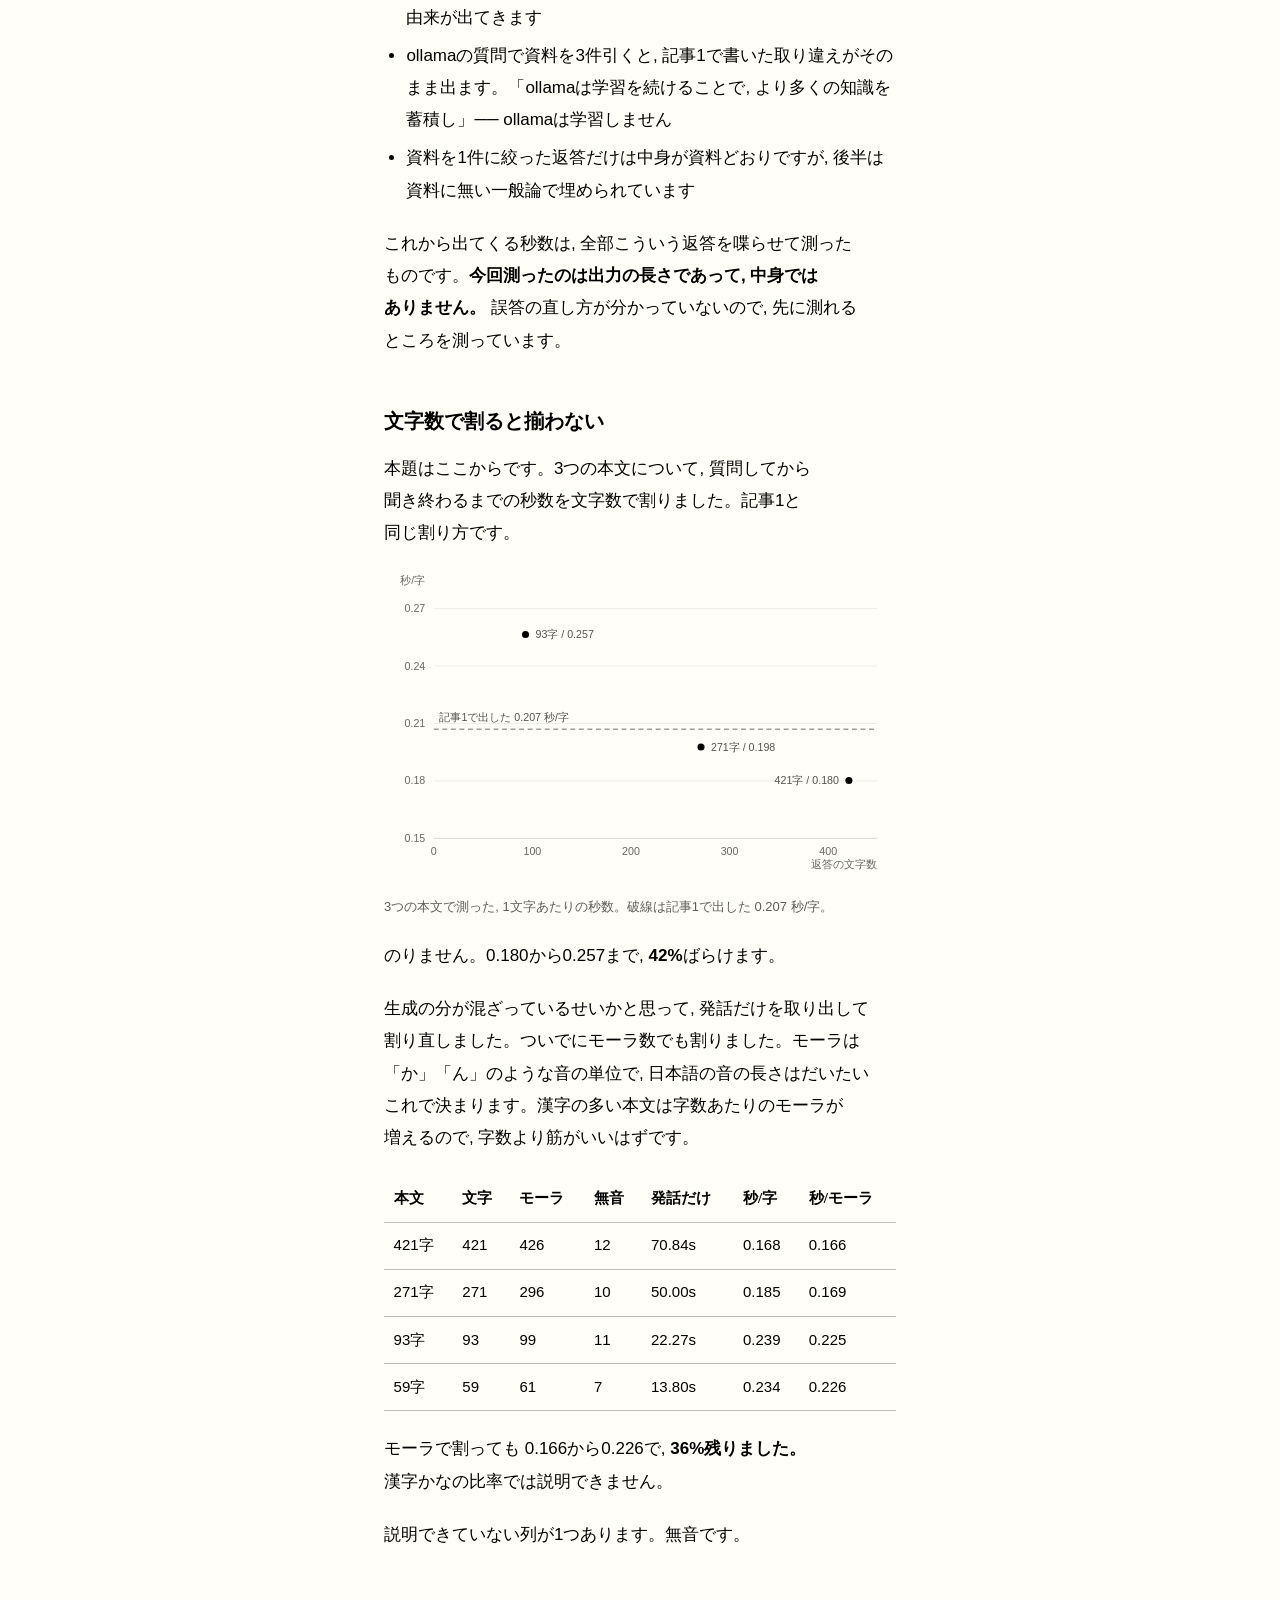
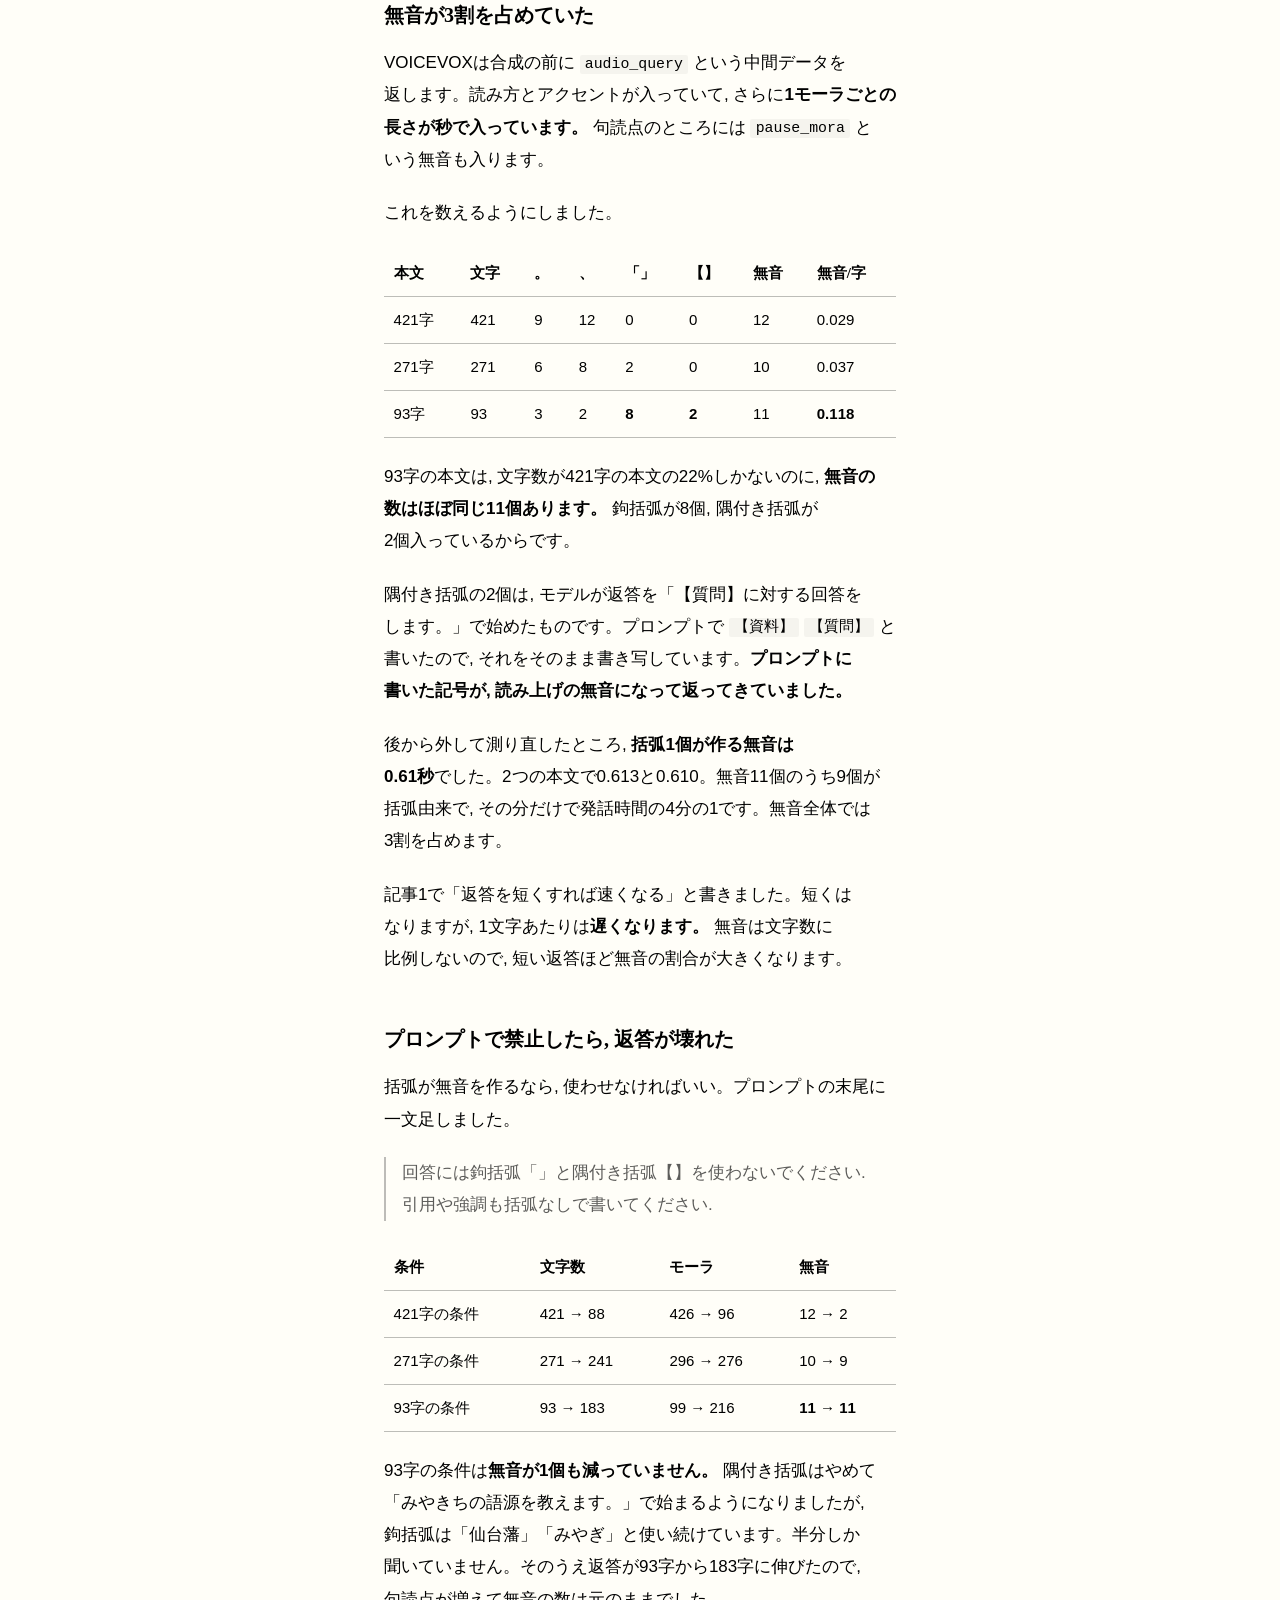
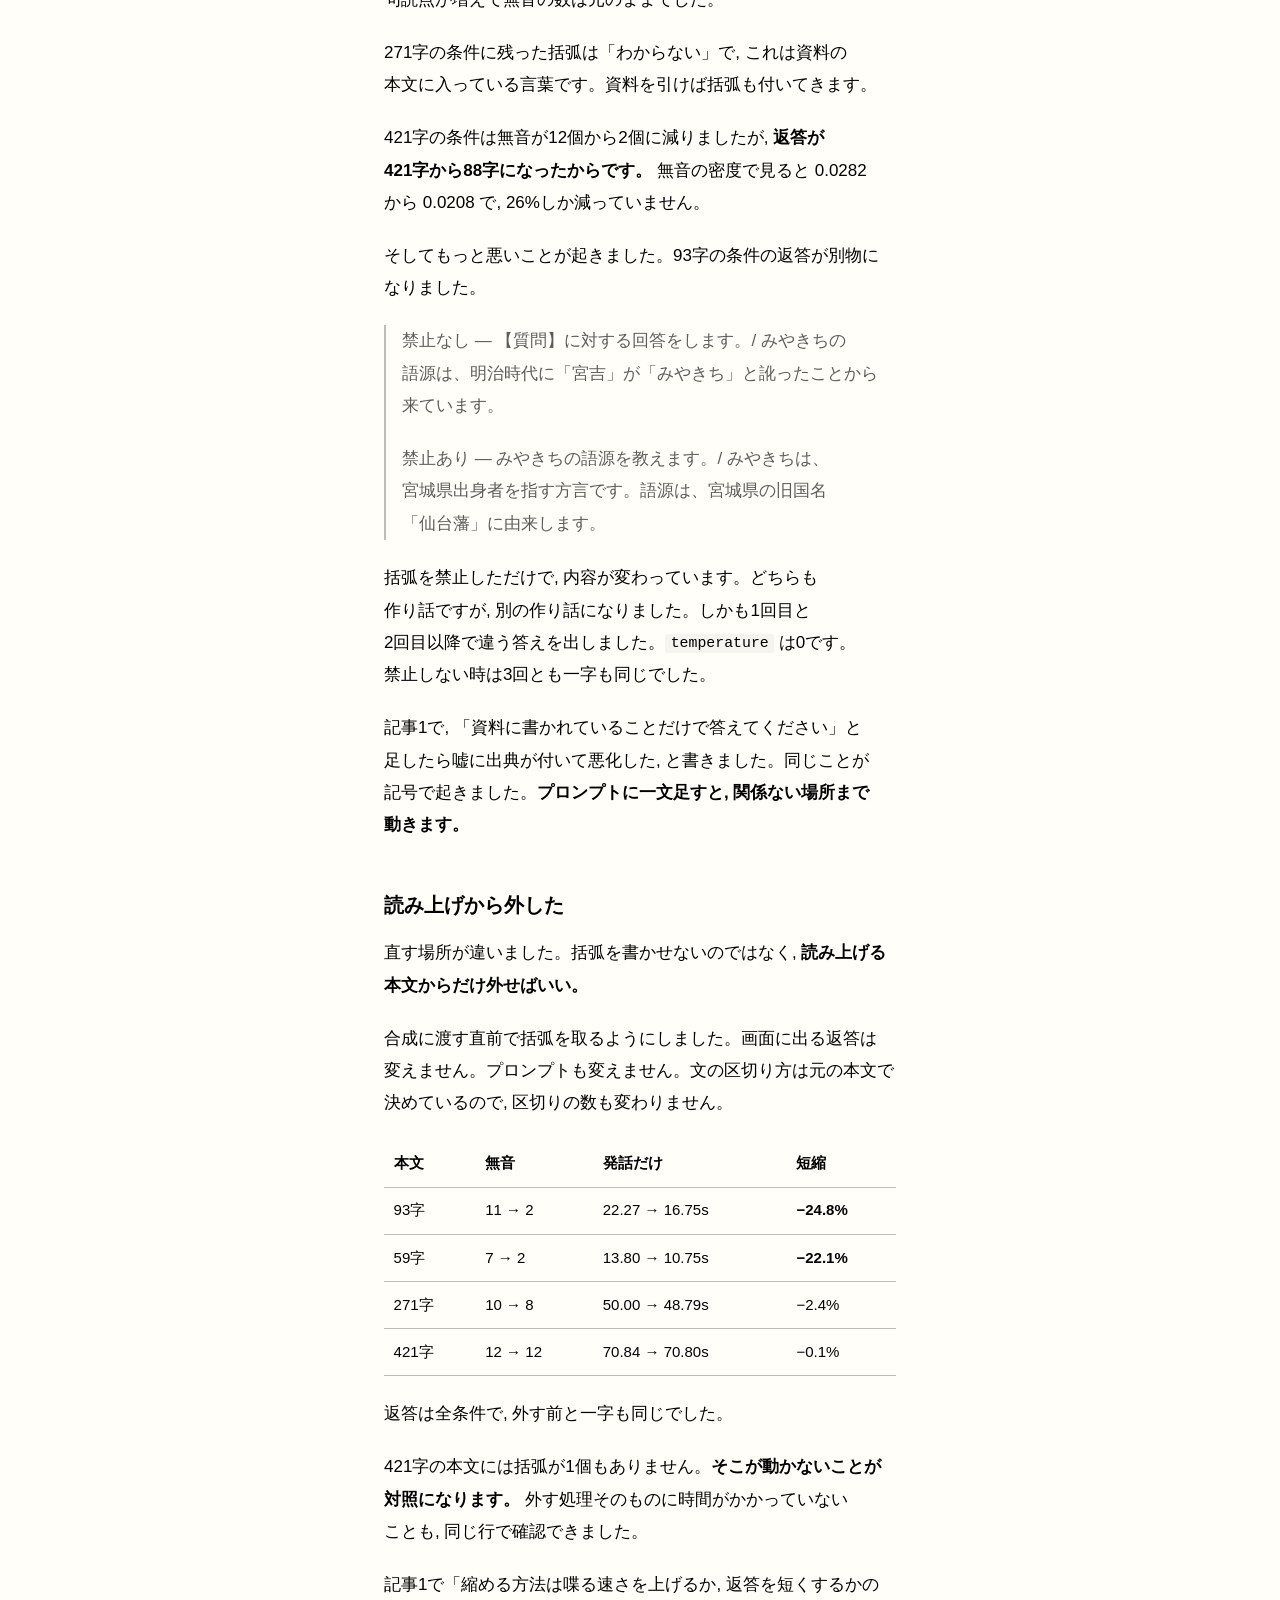
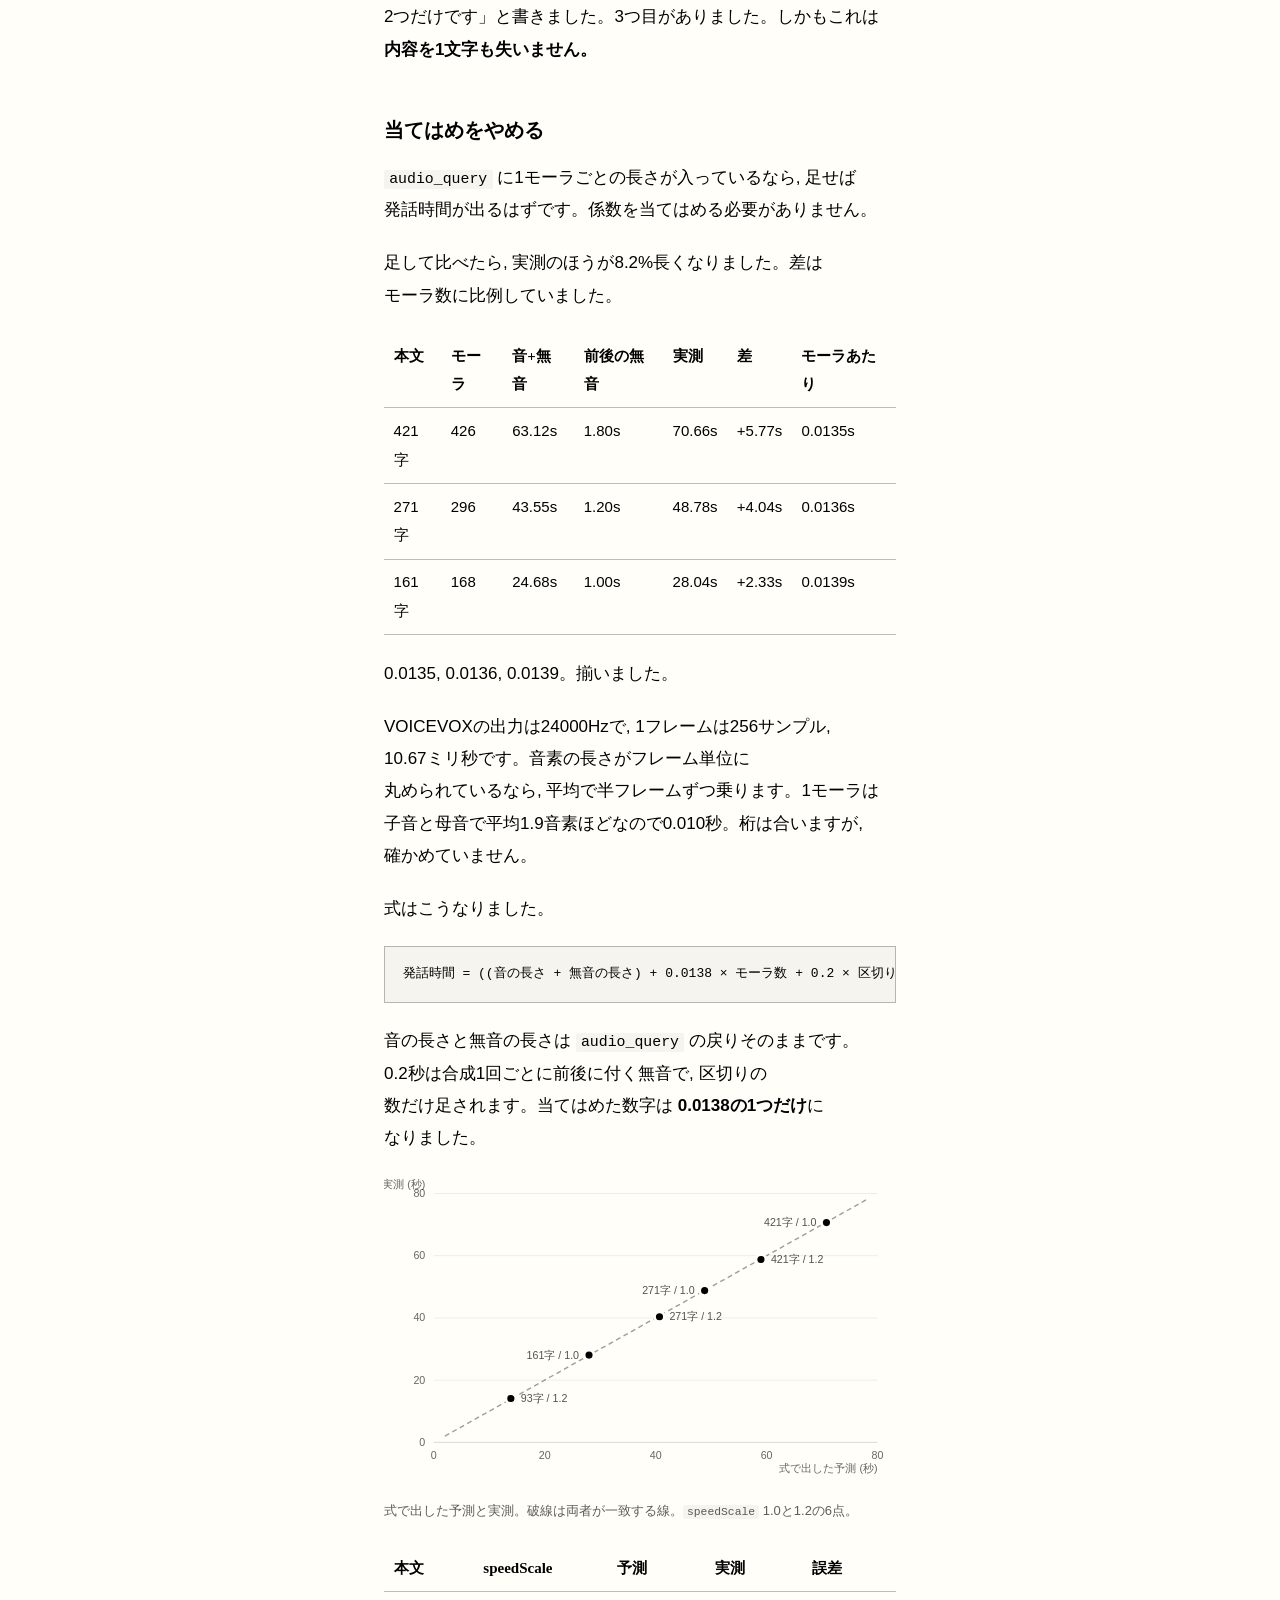
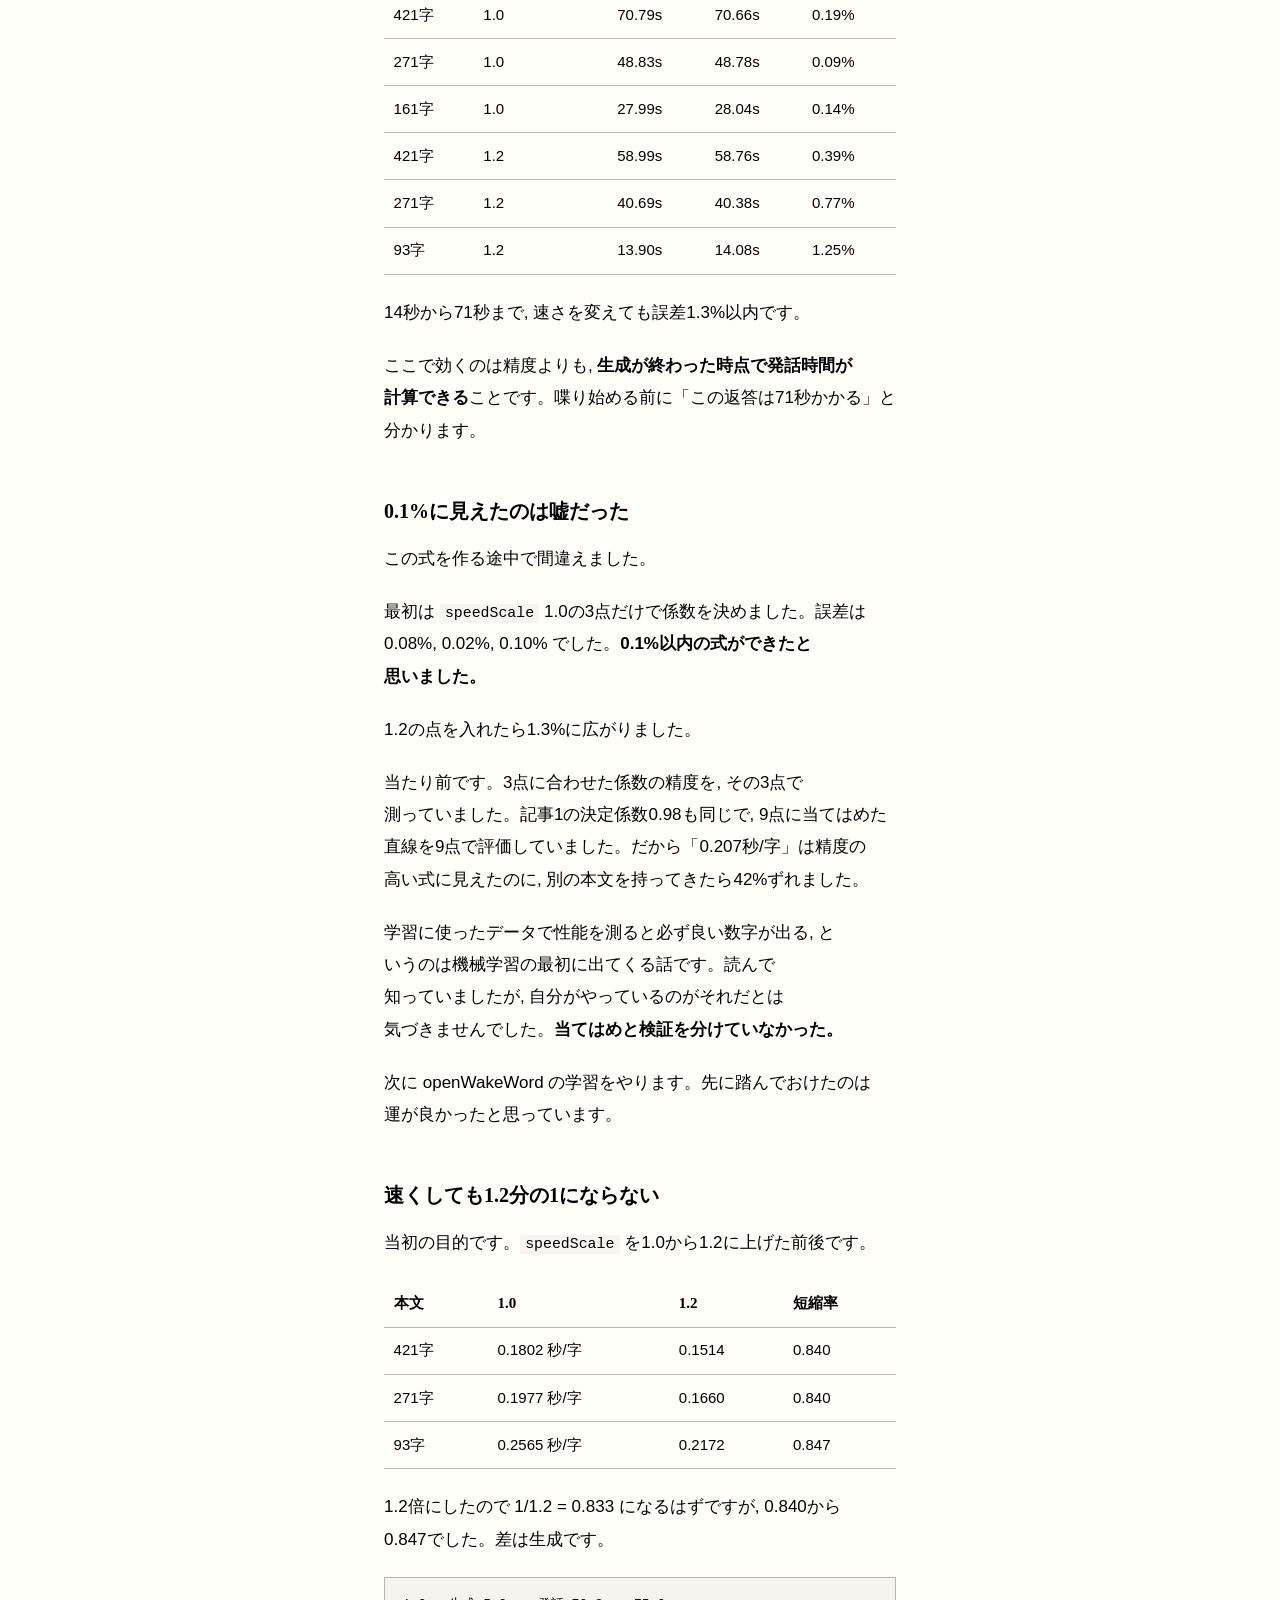
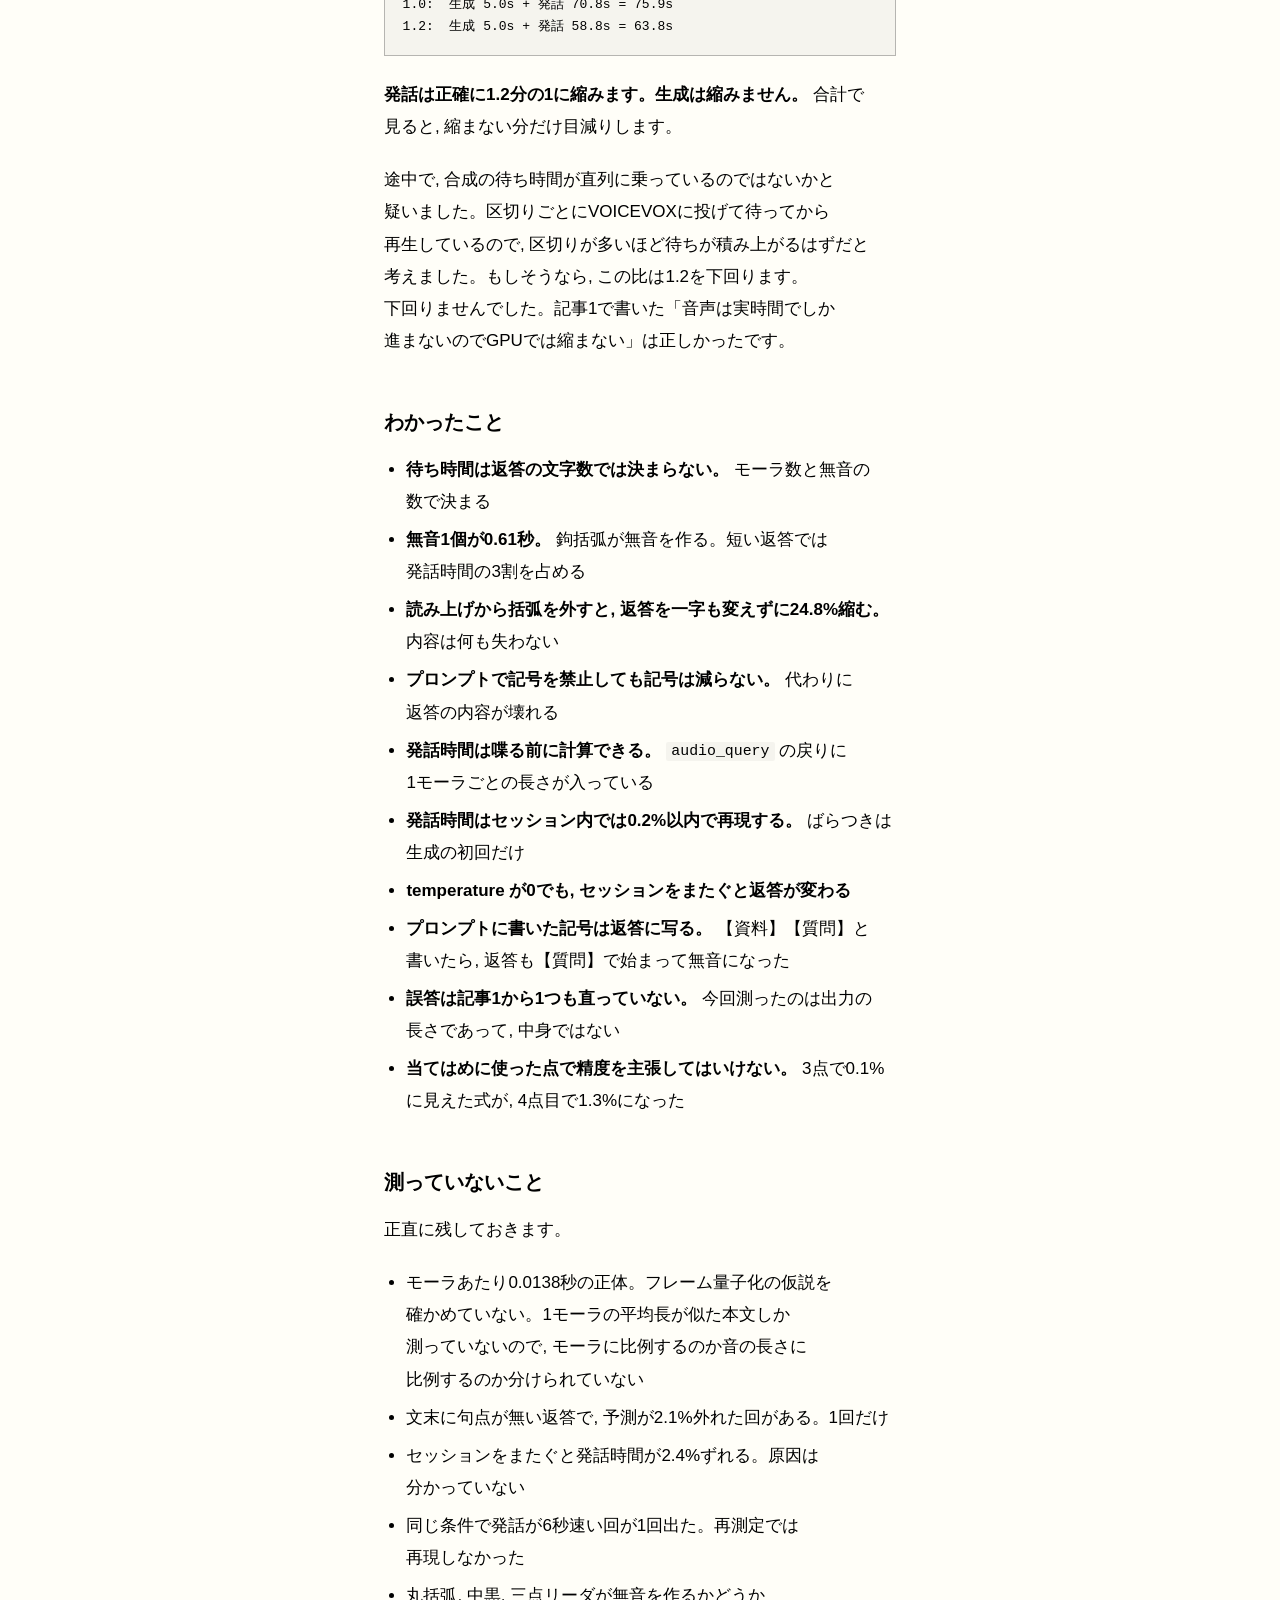
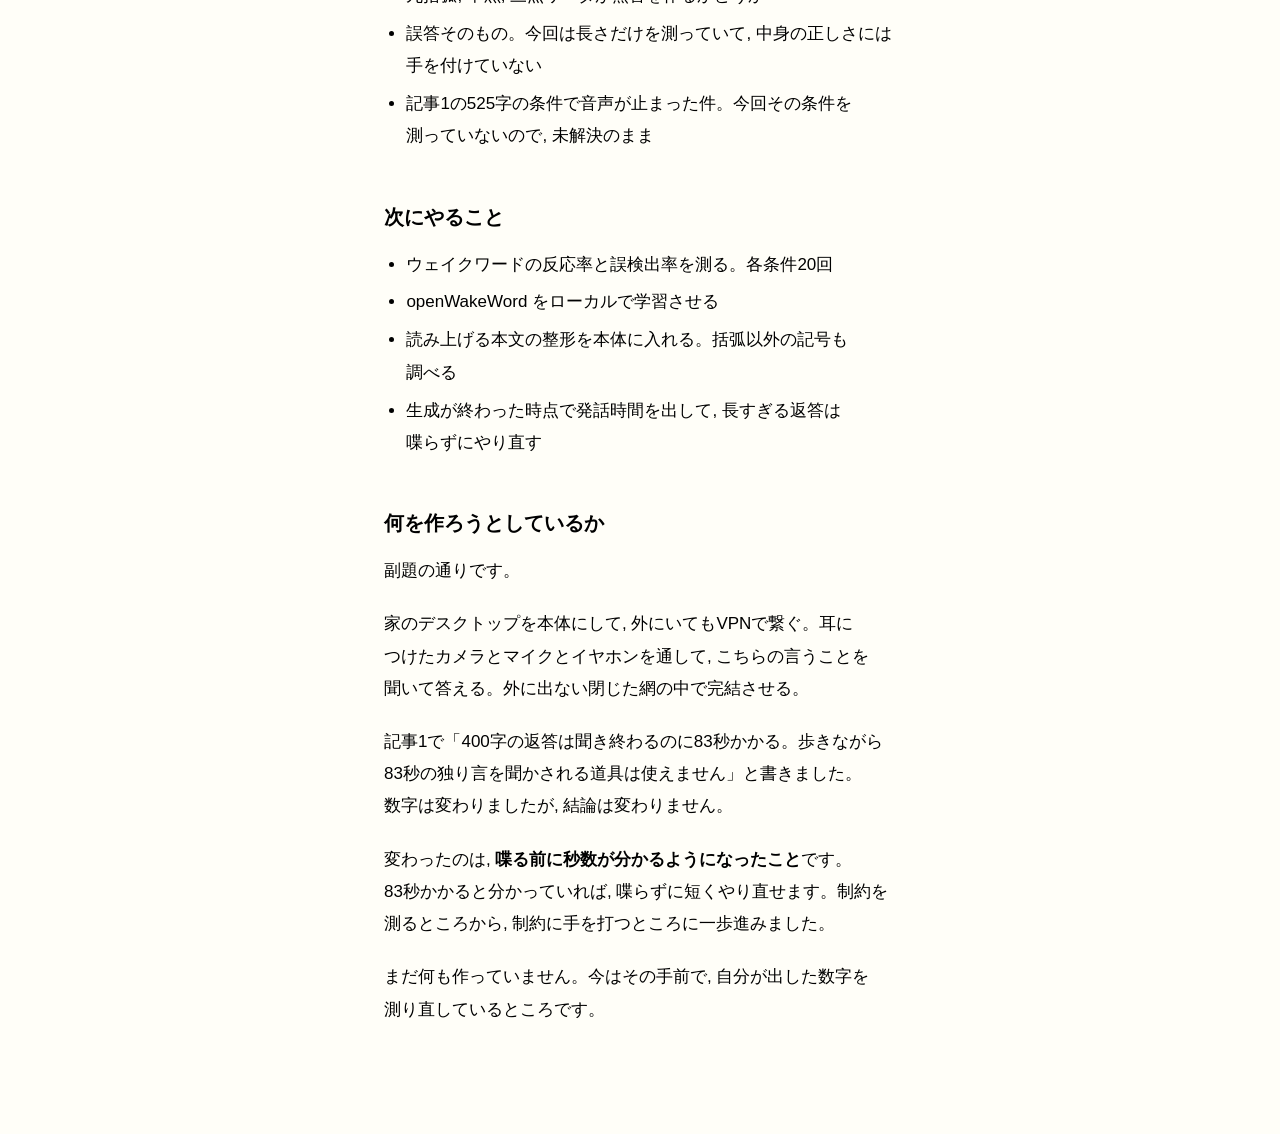
<file: research/speech-timing/index.html>
<!doctype html>
<html lang="ja">
<head>
<meta charset="utf-8">
<meta name="viewport" content="width=device-width, initial-scale=1">
<title>待ち時間は文字数では決まらなかった — OH-GY</title>
<meta name="description" content="記事1で出した「待ち時間 = 0.207秒 × 文字数」を取り下げる。測り直したら, 待ち時間を決めていたのは文字数ではなく無音の数だった。括弧を読み上げから外すだけで, 返答を一字も変えずに24.8%縮んだ。">
<link rel="canonical" href="https://oh-gy.com/research/speech-timing/">

<meta property="og:type" content="article">
<meta property="og:site_name" content="OH-GY">
<meta property="og:url" content="https://oh-gy.com/research/speech-timing/">
<meta property="og:title" content="待ち時間は文字数では決まらなかった">
<meta property="og:description" content="自分が出した式を取り下げて, 測り直した記録。括弧を読み上げから外すだけで24.8%縮んだ。">
<meta property="og:image" content="https://oh-gy.com/mon-og.png">
<meta property="og:locale" content="ja_JP">
<meta name="twitter:card" content="summary_large_image">
<meta name="twitter:site" content="@ohgy_dev">

<link rel="icon" href="../../favicon.svg" type="image/svg+xml">
<link rel="apple-touch-icon" href="../../apple-touch-icon.png">
<meta name="theme-color" content="#FFFEF8" media="(prefers-color-scheme: light)">
<meta name="theme-color" content="#1A1917" media="(prefers-color-scheme: dark)">

<link rel="stylesheet" href="../../style.css">
</head>

<body>
<main>

  <a class="back" href="../">← Research</a>

  <header class="article-head">
    <h1>待ち時間は文字数では決まらなかった</h1>
    <span class="subtitle">自分だけの J.A.R.V.I.S. を作る ── M.I.Y.A.K.I.C.H.I. までの道 (3)</span>
    <span class="meta"><time datetime="2026-11-03">2026.11.03</time></span>
  </header>

  <div class="article-body">
    <p>記事1で, 返答を聞き終わるまでの秒数を9回測って <strong>秒 = 0.207 × 文字数</strong> という式を出しました。決定係数は0.98でした。</p>

    <p>そして記事1の「次にやること」に, VOICEVOXの <code>speedScale</code> を上げて測り直す, と書きました。<code>speedScale</code> は喋る速さの設定です。0.207が2割縮めば400字の返答で15秒変わるので, 前後を並べるだけで1本書けると思っていました。</p>

    <p>測り直したら, 前後を並べる手前で3つ外れていました。</p>

    <ul>
      <li>待ち時間を決めていたのは文字数ではなく, <strong>無音の数だった</strong></li>
      <li>返答を一字も削らずに<strong>4分の1速くなった</strong></li>
      <li>決定係数0.98は, <strong>当てはめに使った点で測った数字だった</strong></li>
    </ul>

    <p>順に書きます。</p>

    <h2>測る前に, 測り方を直した</h2>

    <p>記事1はキーボードで打って測っていました。記事2でウェイクワードと文字起こしを入れたので, 今は声で質問できます。ウェイクワードを言って, 質問を喋って, 文字起こしを通して, 返答を聞く。実際に使う経路なので, そのまま測るのが筋だと思っていました。</p>

    <p>これが問題でした。</p>

<pre><code>狙い: ollamaについて教えて
実際: おらむについておしえて
</code></pre>

    <p>文字起こしが「ollama」を「おらむ」にしています。質問文が変われば埋め込みも変わるので, 資料との距離も変わります。記事1で0.114だった距離が0.174になりました。<strong>同じ質問を同じように喋っても, 回ごとに違う条件になります。</strong></p>

    <p>質問をテキストで直接渡せる経路を足しました。待機と録音と文字起こしを飛ばして, 検索から先は同じ道を通ります。文字起こしのモデルは読み込んだまま残しました。外すとVRAMの空きが変わって, 音声で測った時と条件が違ってしまうからです。</p>

    <p>返答の文字数も記録に出すようにしました。記事1では後から数えていました。</p>

    <h2>1回目だけ遅い</h2>

    <p>同じ質問を3回続けて流せるようにして, 最初に気づいたのがこれです。</p>

    <table>
      <thead>
        <tr><th>回</th><th>生成完了</th><th>発話完了</th><th>発話だけ</th></tr>
      </thead>
      <tbody>
        <tr><td>1回目</td><td>6.73s</td><td>77.52s</td><td>70.79s</td></tr>
        <tr><td>2回目</td><td>4.97s</td><td>75.89s</td><td>70.92s</td></tr>
        <tr><td>3回目</td><td>5.06s</td><td>75.88s</td><td>70.82s</td></tr>
      </tbody>
    </table>

    <p>合計は1.6秒ちがいます。でも内訳を見ると生成が1.76秒ちがうだけで, <strong>発話は0.13秒しかぶれていません。</strong> 70秒に対して0.18%です。</p>

    <p>1回目の「最初の文字が出るまで」は1.91秒, 2回目は0.27秒でした。モデルを読み込む分です。サーバーが常駐しているので, プロセスを起動し直しても2回目以降には乗りません。</p>

    <p>記事1で, 各条件1回しか測っていないことを未測定に残しました。答えが出たので書いておきます。<strong>発話は再現します。ばらつきは生成の初回だけです。</strong></p>

    <p>そしてここで, 記事1の数字が何だったのか分かりました。公開した合計77.54秒から今回の発話70.84秒を引くと, 生成は6.70秒です。今回の1回目が6.73秒でした。<strong>記事1の9点は全部1回目でした。</strong></p>

    <h2>測ったのは, 間違った返答です</h2>

    <p>先に断っておきます。プロンプトは記事1から変えていません。</p>

<pre><code>以下の【資料】をヒントにしつつ,あなたの持っている膨大な知識をフル活用して,
ユーザーの【質問】に対して詳しく,分かりやすく解説してください.
もし【資料】が質問に無関係であれば,資料は無視して
あなたの知能のみで自由に回答してください.

【資料】:
- (検索で引いた資料がここに入る。引けなかった場合はこの見出しごと外す)

【質問】:
(質問文がここに入る)
</code></pre>

    <p>質問は2つ使いました。「ollamaについて教えて」は知識ベースに資料がある質問, 「みやきちの語源を教えて」は資料が無い質問です。みやきちは記事2で決めたウェイクワードで, 由来はどこにも書いていません。</p>

    <p>そして<strong>返答の中身は, 記事1から何も直っていません。</strong></p>

    <ul>
      <li>語源の質問には<strong>毎回違う作り話が返ります。</strong>「明治時代に訛った」「宮城県出身者を指す方言」など, 聞くたびに別の由来が出てきます</li>
      <li>ollamaの質問で資料を3件引くと, 記事1で書いた取り違えがそのまま出ます。「ollamaは学習を続けることで, より多くの知識を蓄積し」── ollamaは学習しません</li>
      <li>資料を1件に絞った返答だけは中身が資料どおりですが, 後半は資料に無い一般論で埋められています</li>
    </ul>

    <p>これから出てくる秒数は, 全部こういう返答を喋らせて測ったものです。<strong>今回測ったのは出力の長さであって, 中身ではありません。</strong> 誤答の直し方が分かっていないので, 先に測れるところを測っています。</p>

    <h2>文字数で割ると揃わない</h2>

    <p>本題はここからです。3つの本文について, 質問してから聞き終わるまでの秒数を文字数で割りました。記事1と同じ割り方です。</p>

    <figure>
      <svg xmlns="http://www.w3.org/2000/svg" viewBox="0 0 720 430" font-family="-apple-system, BlinkMacSystemFont, 'Hiragino Kaku Gothic ProN', 'Yu Gothic Medium', 'Noto Sans JP', 'Noto Sans CJK JP', sans-serif" role="img" aria-label="返答の文字数と1文字あたりの秒数。3つの本文で0.180から0.257までばらけ, 記事1で出した0.207の線にのらない。"><line x1="70" y1="376.0" x2="694" y2="376.0" stroke="currentColor" stroke-opacity="0.22" stroke-width="1"/><line x1="70" y1="295.2" x2="694" y2="295.2" stroke="currentColor" stroke-opacity="0.1" stroke-width="1"/><line x1="70" y1="214.5" x2="694" y2="214.5" stroke="currentColor" stroke-opacity="0.1" stroke-width="1"/><line x1="70" y1="133.7" x2="694" y2="133.7" stroke="currentColor" stroke-opacity="0.1" stroke-width="1"/><line x1="70" y1="52.9" x2="694" y2="52.9" stroke="currentColor" stroke-opacity="0.1" stroke-width="1"/><line x1="70" y1="222.5" x2="694" y2="222.5" stroke="currentColor" stroke-opacity="0.38" stroke-width="2" stroke-dasharray="7 5"/><text x="78.0" y="211.5" font-size="15" fill="currentColor" fill-opacity="0.68">記事1で出した 0.207 秒/字</text><circle cx="653.8" cy="294.7" r="7" fill="none" stroke="var(--ground, #FFFEF8)" stroke-width="4"/><circle cx="653.8" cy="294.7" r="5" fill="currentColor"/><text x="639.8" y="299.7" font-size="15" text-anchor="end" fill="currentColor" fill-opacity="0.68">421字 / 0.180</text><circle cx="445.8" cy="247.6" r="7" fill="none" stroke="var(--ground, #FFFEF8)" stroke-width="4"/><circle cx="445.8" cy="247.6" r="5" fill="currentColor"/><text x="459.8" y="252.6" font-size="15" fill="currentColor" fill-opacity="0.68">271字 / 0.198</text><circle cx="199.0" cy="89.3" r="7" fill="none" stroke="var(--ground, #FFFEF8)" stroke-width="4"/><circle cx="199.0" cy="89.3" r="5" fill="currentColor"/><text x="213.0" y="94.3" font-size="15" fill="currentColor" fill-opacity="0.68">93字 / 0.257</text><text x="70.0" y="400.0" font-size="15" text-anchor="middle" fill="currentColor" fill-opacity="0.6">0</text><text x="208.7" y="400.0" font-size="15" text-anchor="middle" fill="currentColor" fill-opacity="0.6">100</text><text x="347.3" y="400.0" font-size="15" text-anchor="middle" fill="currentColor" fill-opacity="0.6">200</text><text x="486.0" y="400.0" font-size="15" text-anchor="middle" fill="currentColor" fill-opacity="0.6">300</text><text x="624.7" y="400.0" font-size="15" text-anchor="middle" fill="currentColor" fill-opacity="0.6">400</text><text x="58.0" y="381.0" font-size="15" text-anchor="end" fill="currentColor" fill-opacity="0.6">0.15</text><text x="58.0" y="300.2" font-size="15" text-anchor="end" fill="currentColor" fill-opacity="0.6">0.18</text><text x="58.0" y="219.5" font-size="15" text-anchor="end" fill="currentColor" fill-opacity="0.6">0.21</text><text x="58.0" y="138.7" font-size="15" text-anchor="end" fill="currentColor" fill-opacity="0.6">0.24</text><text x="58.0" y="57.9" font-size="15" text-anchor="end" fill="currentColor" fill-opacity="0.6">0.27</text><text x="694.0" y="418.0" font-size="15" text-anchor="end" fill="currentColor" fill-opacity="0.6">返答の文字数</text><text x="58.0" y="18.0" font-size="15" text-anchor="end" fill="currentColor" fill-opacity="0.6">秒/字</text></svg>
      <figcaption>3つの本文で測った, 1文字あたりの秒数。破線は記事1で出した 0.207 秒/字。</figcaption>
    </figure>

    <p>のりません。0.180から0.257まで, <strong>42%</strong>ばらけます。</p>

    <p>生成の分が混ざっているせいかと思って, 発話だけを取り出して割り直しました。ついでにモーラ数でも割りました。モーラは「か」「ん」のような音の単位で, 日本語の音の長さはだいたいこれで決まります。漢字の多い本文は字数あたりのモーラが増えるので, 字数より筋がいいはずです。</p>

    <table>
      <thead>
        <tr><th>本文</th><th>文字</th><th>モーラ</th><th>無音</th><th>発話だけ</th><th>秒/字</th><th>秒/モーラ</th></tr>
      </thead>
      <tbody>
        <tr><td>421字</td><td>421</td><td>426</td><td>12</td><td>70.84s</td><td>0.168</td><td>0.166</td></tr>
        <tr><td>271字</td><td>271</td><td>296</td><td>10</td><td>50.00s</td><td>0.185</td><td>0.169</td></tr>
        <tr><td>93字</td><td>93</td><td>99</td><td>11</td><td>22.27s</td><td>0.239</td><td>0.225</td></tr>
        <tr><td>59字</td><td>59</td><td>61</td><td>7</td><td>13.80s</td><td>0.234</td><td>0.226</td></tr>
      </tbody>
    </table>

    <p>モーラで割っても 0.166から0.226で, <strong>36%残りました。</strong> 漢字かなの比率では説明できません。</p>

    <p>説明できていない列が1つあります。無音です。</p>

    <h2>無音が3割を占めていた</h2>

    <p>VOICEVOXは合成の前に <code>audio_query</code> という中間データを返します。読み方とアクセントが入っていて, さらに<strong>1モーラごとの長さが秒で入っています。</strong> 句読点のところには <code>pause_mora</code> という無音も入ります。</p>

    <p>これを数えるようにしました。</p>

    <table>
      <thead>
        <tr><th>本文</th><th>文字</th><th>。</th><th>、</th><th>「」</th><th>【】</th><th>無音</th><th>無音/字</th></tr>
      </thead>
      <tbody>
        <tr><td>421字</td><td>421</td><td>9</td><td>12</td><td>0</td><td>0</td><td>12</td><td>0.029</td></tr>
        <tr><td>271字</td><td>271</td><td>6</td><td>8</td><td>2</td><td>0</td><td>10</td><td>0.037</td></tr>
        <tr><td>93字</td><td>93</td><td>3</td><td>2</td><td><strong>8</strong></td><td><strong>2</strong></td><td>11</td><td><strong>0.118</strong></td></tr>
      </tbody>
    </table>

    <p>93字の本文は, 文字数が421字の本文の22%しかないのに, <strong>無音の数はほぼ同じ11個あります。</strong> 鉤括弧が8個, 隅付き括弧が2個入っているからです。</p>

    <p>隅付き括弧の2個は, モデルが返答を「【質問】に対する回答をします。」で始めたものです。プロンプトで <code>【資料】</code> <code>【質問】</code> と書いたので, それをそのまま書き写しています。<strong>プロンプトに書いた記号が, 読み上げの無音になって返ってきていました。</strong></p>

    <p>後から外して測り直したところ, <strong>括弧1個が作る無音は0.61秒</strong>でした。2つの本文で0.613と0.610。無音11個のうち9個が括弧由来で, その分だけで発話時間の4分の1です。無音全体では3割を占めます。</p>

    <p>記事1で「返答を短くすれば速くなる」と書きました。短くはなりますが, 1文字あたりは<strong>遅くなります。</strong> 無音は文字数に比例しないので, 短い返答ほど無音の割合が大きくなります。</p>

    <h2>プロンプトで禁止したら, 返答が壊れた</h2>

    <p>括弧が無音を作るなら, 使わせなければいい。プロンプトの末尾に一文足しました。</p>

    <blockquote>
      <p>回答には鉤括弧「」と隅付き括弧【】を使わないでください. 引用や強調も括弧なしで書いてください.</p>
    </blockquote>

    <table>
      <thead>
        <tr><th>条件</th><th>文字数</th><th>モーラ</th><th>無音</th></tr>
      </thead>
      <tbody>
        <tr><td>421字の条件</td><td>421 → 88</td><td>426 → 96</td><td>12 → 2</td></tr>
        <tr><td>271字の条件</td><td>271 → 241</td><td>296 → 276</td><td>10 → 9</td></tr>
        <tr><td>93字の条件</td><td>93 → 183</td><td>99 → 216</td><td><strong>11 → 11</strong></td></tr>
      </tbody>
    </table>

    <p>93字の条件は<strong>無音が1個も減っていません。</strong> 隅付き括弧はやめて「みやきちの語源を教えます。」で始まるようになりましたが, 鉤括弧は「仙台藩」「みやぎ」と使い続けています。半分しか聞いていません。そのうえ返答が93字から183字に伸びたので, 句読点が増えて無音の数は元のままでした。</p>

    <p>271字の条件に残った括弧は「わからない」で, これは資料の本文に入っている言葉です。資料を引けば括弧も付いてきます。</p>

    <p>421字の条件は無音が12個から2個に減りましたが, <strong>返答が421字から88字になったからです。</strong> 無音の密度で見ると 0.0282 から 0.0208 で, 26%しか減っていません。</p>

    <p>そしてもっと悪いことが起きました。93字の条件の返答が別物になりました。</p>

    <blockquote>
      <p>禁止なし — 【質問】に対する回答をします。/ みやきちの語源は、明治時代に「宮吉」が「みやきち」と訛ったことから来ています。</p>
      <p>禁止あり — みやきちの語源を教えます。/ みやきちは、宮城県出身者を指す方言です。語源は、宮城県の旧国名「仙台藩」に由来します。</p>
    </blockquote>

    <p>括弧を禁止しただけで, 内容が変わっています。どちらも作り話ですが, 別の作り話になりました。しかも1回目と2回目以降で違う答えを出しました。<code>temperature</code> は0です。禁止しない時は3回とも一字も同じでした。</p>

    <p>記事1で, 「資料に書かれていることだけで答えてください」と足したら嘘に出典が付いて悪化した, と書きました。同じことが記号で起きました。<strong>プロンプトに一文足すと, 関係ない場所まで動きます。</strong></p>

    <h2>読み上げから外した</h2>

    <p>直す場所が違いました。括弧を書かせないのではなく, <strong>読み上げる本文からだけ外せばいい。</strong></p>

    <p>合成に渡す直前で括弧を取るようにしました。画面に出る返答は変えません。プロンプトも変えません。文の区切り方は元の本文で決めているので, 区切りの数も変わりません。</p>

    <table>
      <thead>
        <tr><th>本文</th><th>無音</th><th>発話だけ</th><th>短縮</th></tr>
      </thead>
      <tbody>
        <tr><td>93字</td><td>11 → 2</td><td>22.27 → 16.75s</td><td><strong>−24.8%</strong></td></tr>
        <tr><td>59字</td><td>7 → 2</td><td>13.80 → 10.75s</td><td><strong>−22.1%</strong></td></tr>
        <tr><td>271字</td><td>10 → 8</td><td>50.00 → 48.79s</td><td>−2.4%</td></tr>
        <tr><td>421字</td><td>12 → 12</td><td>70.84 → 70.80s</td><td>−0.1%</td></tr>
      </tbody>
    </table>

    <p>返答は全条件で, 外す前と一字も同じでした。</p>

    <p>421字の本文には括弧が1個もありません。<strong>そこが動かないことが対照になります。</strong> 外す処理そのものに時間がかかっていないことも, 同じ行で確認できました。</p>

    <p>記事1で「縮める方法は喋る速さを上げるか, 返答を短くするかの2つだけです」と書きました。3つ目がありました。しかもこれは<strong>内容を1文字も失いません。</strong></p>

    <h2>当てはめをやめる</h2>

    <p><code>audio_query</code> に1モーラごとの長さが入っているなら, 足せば発話時間が出るはずです。係数を当てはめる必要がありません。</p>

    <p>足して比べたら, 実測のほうが8.2%長くなりました。差はモーラ数に比例していました。</p>

    <table>
      <thead>
        <tr><th>本文</th><th>モーラ</th><th>音+無音</th><th>前後の無音</th><th>実測</th><th>差</th><th>モーラあたり</th></tr>
      </thead>
      <tbody>
        <tr><td>421字</td><td>426</td><td>63.12s</td><td>1.80s</td><td>70.66s</td><td>+5.77s</td><td>0.0135s</td></tr>
        <tr><td>271字</td><td>296</td><td>43.55s</td><td>1.20s</td><td>48.78s</td><td>+4.04s</td><td>0.0136s</td></tr>
        <tr><td>161字</td><td>168</td><td>24.68s</td><td>1.00s</td><td>28.04s</td><td>+2.33s</td><td>0.0139s</td></tr>
      </tbody>
    </table>

    <p>0.0135, 0.0136, 0.0139。揃いました。</p>

    <p>VOICEVOXの出力は24000Hzで, 1フレームは256サンプル, 10.67ミリ秒です。音素の長さがフレーム単位に丸められているなら, 平均で半フレームずつ乗ります。1モーラは子音と母音で平均1.9音素ほどなので0.010秒。桁は合いますが, 確かめていません。</p>

    <p>式はこうなりました。</p>

<pre><code>発話時間 = ((音の長さ + 無音の長さ) + 0.0138 × モーラ数 + 0.2 × 区切り数) / speedScale
</code></pre>

    <p>音の長さと無音の長さは <code>audio_query</code> の戻りそのままです。0.2秒は合成1回ごとに前後に付く無音で, 区切りの数だけ足されます。当てはめた数字は <strong>0.0138の1つだけ</strong>になりました。</p>

    <figure>
      <svg xmlns="http://www.w3.org/2000/svg" viewBox="0 0 720 430" font-family="-apple-system, BlinkMacSystemFont, 'Hiragino Kaku Gothic ProN', 'Yu Gothic Medium', 'Noto Sans JP', 'Noto Sans CJK JP', sans-serif" role="img" aria-label="式で出した予測と実測の比較。speedScale 1.0 と 1.2 の6点がいずれも対角線にのる。"><line x1="70" y1="376.0" x2="694" y2="376.0" stroke="currentColor" stroke-opacity="0.22" stroke-width="1"/><line x1="70" y1="288.5" x2="694" y2="288.5" stroke="currentColor" stroke-opacity="0.1" stroke-width="1"/><line x1="70" y1="201.0" x2="694" y2="201.0" stroke="currentColor" stroke-opacity="0.1" stroke-width="1"/><line x1="70" y1="113.5" x2="694" y2="113.5" stroke="currentColor" stroke-opacity="0.1" stroke-width="1"/><line x1="70" y1="26.0" x2="694" y2="26.0" stroke="currentColor" stroke-opacity="0.1" stroke-width="1"/><line x1="85.6" y1="367.2" x2="678.4" y2="34.8" stroke="currentColor" stroke-opacity="0.38" stroke-width="2" stroke-dasharray="7 5"/><circle cx="622.2" cy="66.9" r="7" fill="none" stroke="var(--ground, #FFFEF8)" stroke-width="4"/><circle cx="622.2" cy="66.9" r="5" fill="currentColor"/><circle cx="450.9" cy="162.6" r="7" fill="none" stroke="var(--ground, #FFFEF8)" stroke-width="4"/><circle cx="450.9" cy="162.6" r="5" fill="currentColor"/><circle cx="288.3" cy="253.3" r="7" fill="none" stroke="var(--ground, #FFFEF8)" stroke-width="4"/><circle cx="288.3" cy="253.3" r="5" fill="currentColor"/><circle cx="530.1" cy="118.9" r="7" fill="none" stroke="var(--ground, #FFFEF8)" stroke-width="4"/><circle cx="530.1" cy="118.9" r="5" fill="currentColor"/><circle cx="387.4" cy="199.3" r="7" fill="none" stroke="var(--ground, #FFFEF8)" stroke-width="4"/><circle cx="387.4" cy="199.3" r="5" fill="currentColor"/><circle cx="178.4" cy="314.4" r="7" fill="none" stroke="var(--ground, #FFFEF8)" stroke-width="4"/><circle cx="178.4" cy="314.4" r="5" fill="currentColor"/><text x="608.2" y="71.9" font-size="15" text-anchor="end" fill="currentColor" fill-opacity="0.68">421字 / 1.0</text><text x="436.9" y="167.6" font-size="15" text-anchor="end" fill="currentColor" fill-opacity="0.68">271字 / 1.0</text><text x="274.3" y="258.3" font-size="15" text-anchor="end" fill="currentColor" fill-opacity="0.68">161字 / 1.0</text><text x="544.1" y="123.9" font-size="15" fill="currentColor" fill-opacity="0.68">421字 / 1.2</text><text x="401.4" y="204.3" font-size="15" fill="currentColor" fill-opacity="0.68">271字 / 1.2</text><text x="192.4" y="319.4" font-size="15" fill="currentColor" fill-opacity="0.68">93字 / 1.2</text><text x="70.0" y="400.0" font-size="15" text-anchor="middle" fill="currentColor" fill-opacity="0.6">0</text><text x="58.0" y="381.0" font-size="15" text-anchor="end" fill="currentColor" fill-opacity="0.6">0</text><text x="226.0" y="400.0" font-size="15" text-anchor="middle" fill="currentColor" fill-opacity="0.6">20</text><text x="58.0" y="293.5" font-size="15" text-anchor="end" fill="currentColor" fill-opacity="0.6">20</text><text x="382.0" y="400.0" font-size="15" text-anchor="middle" fill="currentColor" fill-opacity="0.6">40</text><text x="58.0" y="206.0" font-size="15" text-anchor="end" fill="currentColor" fill-opacity="0.6">40</text><text x="538.0" y="400.0" font-size="15" text-anchor="middle" fill="currentColor" fill-opacity="0.6">60</text><text x="58.0" y="118.5" font-size="15" text-anchor="end" fill="currentColor" fill-opacity="0.6">60</text><text x="694.0" y="400.0" font-size="15" text-anchor="middle" fill="currentColor" fill-opacity="0.6">80</text><text x="58.0" y="31.0" font-size="15" text-anchor="end" fill="currentColor" fill-opacity="0.6">80</text><text x="694.0" y="418.0" font-size="15" text-anchor="end" fill="currentColor" fill-opacity="0.6">式で出した予測 (秒)</text><text x="58.0" y="18.0" font-size="15" text-anchor="end" fill="currentColor" fill-opacity="0.6">実測 (秒)</text></svg>
      <figcaption>式で出した予測と実測。破線は両者が一致する線。<code>speedScale</code> 1.0と1.2の6点。</figcaption>
    </figure>

    <table>
      <thead>
        <tr><th>本文</th><th>speedScale</th><th>予測</th><th>実測</th><th>誤差</th></tr>
      </thead>
      <tbody>
        <tr><td>421字</td><td>1.0</td><td>70.79s</td><td>70.66s</td><td>0.19%</td></tr>
        <tr><td>271字</td><td>1.0</td><td>48.83s</td><td>48.78s</td><td>0.09%</td></tr>
        <tr><td>161字</td><td>1.0</td><td>27.99s</td><td>28.04s</td><td>0.14%</td></tr>
        <tr><td>421字</td><td>1.2</td><td>58.99s</td><td>58.76s</td><td>0.39%</td></tr>
        <tr><td>271字</td><td>1.2</td><td>40.69s</td><td>40.38s</td><td>0.77%</td></tr>
        <tr><td>93字</td><td>1.2</td><td>13.90s</td><td>14.08s</td><td>1.25%</td></tr>
      </tbody>
    </table>

    <p>14秒から71秒まで, 速さを変えても誤差1.3%以内です。</p>

    <p>ここで効くのは精度よりも, <strong>生成が終わった時点で発話時間が計算できる</strong>ことです。喋り始める前に「この返答は71秒かかる」と分かります。</p>

    <h2>0.1%に見えたのは嘘だった</h2>

    <p>この式を作る途中で間違えました。</p>

    <p>最初は <code>speedScale</code> 1.0の3点だけで係数を決めました。誤差は 0.08%, 0.02%, 0.10% でした。<strong>0.1%以内の式ができたと思いました。</strong></p>

    <p>1.2の点を入れたら1.3%に広がりました。</p>

    <p>当たり前です。3点に合わせた係数の精度を, その3点で測っていました。記事1の決定係数0.98も同じで, 9点に当てはめた直線を9点で評価していました。だから「0.207秒/字」は精度の高い式に見えたのに, 別の本文を持ってきたら42%ずれました。</p>

    <p>学習に使ったデータで性能を測ると必ず良い数字が出る, というのは機械学習の最初に出てくる話です。読んで知っていましたが, 自分がやっているのがそれだとは気づきませんでした。<strong>当てはめと検証を分けていなかった。</strong></p>

    <p>次に openWakeWord の学習をやります。先に踏んでおけたのは運が良かったと思っています。</p>

    <h2>速くしても1.2分の1にならない</h2>

    <p>当初の目的です。<code>speedScale</code> を1.0から1.2に上げた前後です。</p>

    <table>
      <thead>
        <tr><th>本文</th><th>1.0</th><th>1.2</th><th>短縮率</th></tr>
      </thead>
      <tbody>
        <tr><td>421字</td><td>0.1802 秒/字</td><td>0.1514</td><td>0.840</td></tr>
        <tr><td>271字</td><td>0.1977 秒/字</td><td>0.1660</td><td>0.840</td></tr>
        <tr><td>93字</td><td>0.2565 秒/字</td><td>0.2172</td><td>0.847</td></tr>
      </tbody>
    </table>

    <p>1.2倍にしたので 1/1.2 = 0.833 になるはずですが, 0.840から0.847でした。差は生成です。</p>

<pre><code>1.0:  生成 5.0s + 発話 70.8s = 75.9s
1.2:  生成 5.0s + 発話 58.8s = 63.8s
</code></pre>

    <p><strong>発話は正確に1.2分の1に縮みます。生成は縮みません。</strong> 合計で見ると, 縮まない分だけ目減りします。</p>

    <p>途中で, 合成の待ち時間が直列に乗っているのではないかと疑いました。区切りごとにVOICEVOXに投げて待ってから再生しているので, 区切りが多いほど待ちが積み上がるはずだと考えました。もしそうなら, この比は1.2を下回ります。下回りませんでした。記事1で書いた「音声は実時間でしか進まないのでGPUでは縮まない」は正しかったです。</p>

    <h2>わかったこと</h2>

    <ul>
      <li><strong>待ち時間は返答の文字数では決まらない。</strong> モーラ数と無音の数で決まる</li>
      <li><strong>無音1個が0.61秒。</strong> 鉤括弧が無音を作る。短い返答では発話時間の3割を占める</li>
      <li><strong>読み上げから括弧を外すと, 返答を一字も変えずに24.8%縮む。</strong> 内容は何も失わない</li>
      <li><strong>プロンプトで記号を禁止しても記号は減らない。</strong> 代わりに返答の内容が壊れる</li>
      <li><strong>発話時間は喋る前に計算できる。</strong> <code>audio_query</code> の戻りに1モーラごとの長さが入っている</li>
      <li><strong>発話時間はセッション内では0.2%以内で再現する。</strong> ばらつきは生成の初回だけ</li>
      <li><strong>temperature が0でも, セッションをまたぐと返答が変わる</strong></li>
      <li><strong>プロンプトに書いた記号は返答に写る。</strong> 【資料】【質問】と書いたら, 返答も【質問】で始まって無音になった</li>
      <li><strong>誤答は記事1から1つも直っていない。</strong> 今回測ったのは出力の長さであって, 中身ではない</li>
      <li><strong>当てはめに使った点で精度を主張してはいけない。</strong> 3点で0.1%に見えた式が, 4点目で1.3%になった</li>
    </ul>

    <h2>測っていないこと</h2>

    <p>正直に残しておきます。</p>

    <ul>
      <li>モーラあたり0.0138秒の正体。フレーム量子化の仮説を確かめていない。1モーラの平均長が似た本文しか測っていないので, モーラに比例するのか音の長さに比例するのか分けられていない</li>
      <li>文末に句点が無い返答で, 予測が2.1%外れた回がある。1回だけ</li>
      <li>セッションをまたぐと発話時間が2.4%ずれる。原因は分かっていない</li>
      <li>同じ条件で発話が6秒速い回が1回出た。再測定では再現しなかった</li>
      <li>丸括弧, 中黒, 三点リーダが無音を作るかどうか</li>
      <li>誤答そのもの。今回は長さだけを測っていて, 中身の正しさには手を付けていない</li>
      <li>記事1の525字の条件で音声が止まった件。今回その条件を測っていないので, 未解決のまま</li>
    </ul>

    <h2>次にやること</h2>

    <ul>
      <li>ウェイクワードの反応率と誤検出率を測る。各条件20回</li>
      <li>openWakeWord をローカルで学習させる</li>
      <li>読み上げる本文の整形を本体に入れる。括弧以外の記号も調べる</li>
      <li>生成が終わった時点で発話時間を出して, 長すぎる返答は喋らずにやり直す</li>
    </ul>

    <h2>何を作ろうとしているか</h2>

    <p>副題の通りです。</p>

    <p>家のデスクトップを本体にして, 外にいてもVPNで繋ぐ。耳につけたカメラとマイクとイヤホンを通して, こちらの言うことを聞いて答える。外に出ない閉じた網の中で完結させる。</p>

    <p>記事1で「400字の返答は聞き終わるのに83秒かかる。歩きながら83秒の独り言を聞かされる道具は使えません」と書きました。数字は変わりましたが, 結論は変わりません。</p>

    <p>変わったのは, <strong>喋る前に秒数が分かるようになったこと</strong>です。83秒かかると分かっていれば, 喋らずに短くやり直せます。制約を測るところから, 制約に手を打つところに一歩進みました。</p>

    <p>まだ何も作っていません。今はその手前で, 自分が出した数字を測り直しているところです。</p>
  </div>

</main>
</body>
</html>
</file>
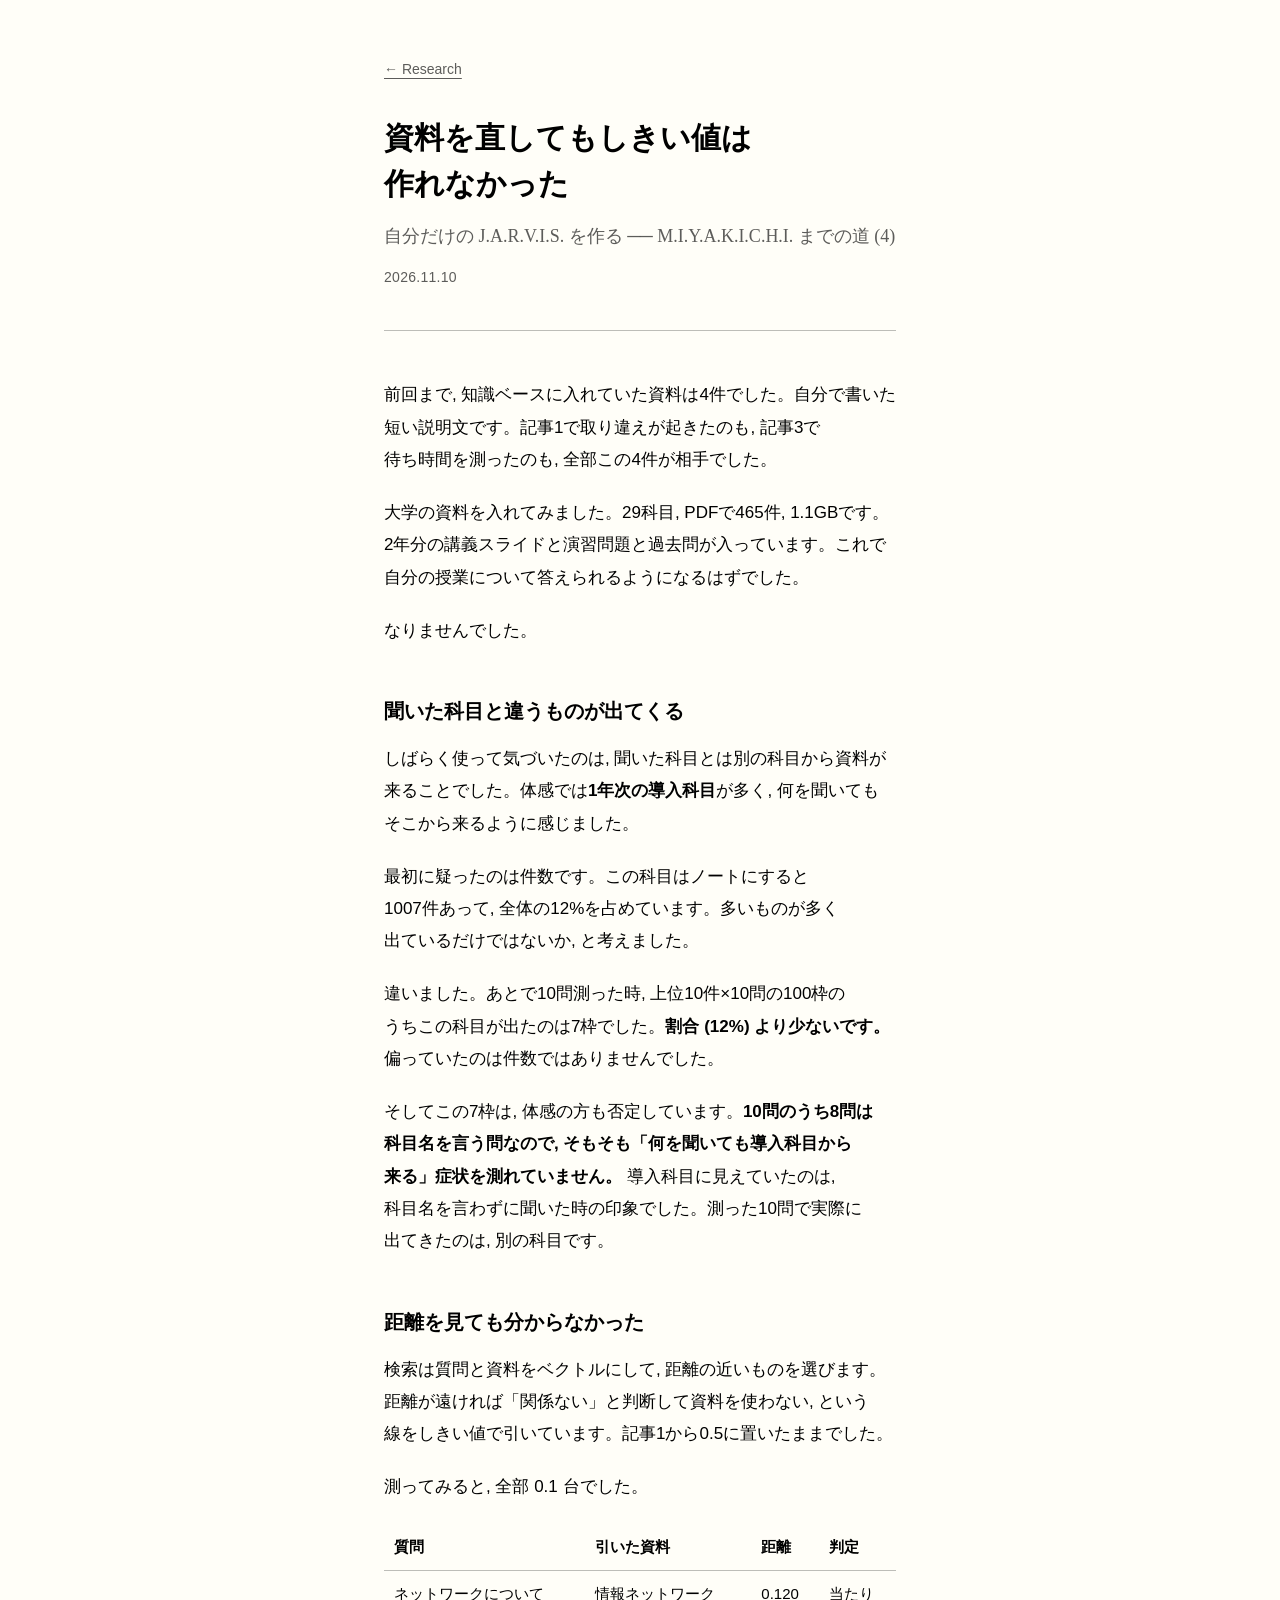
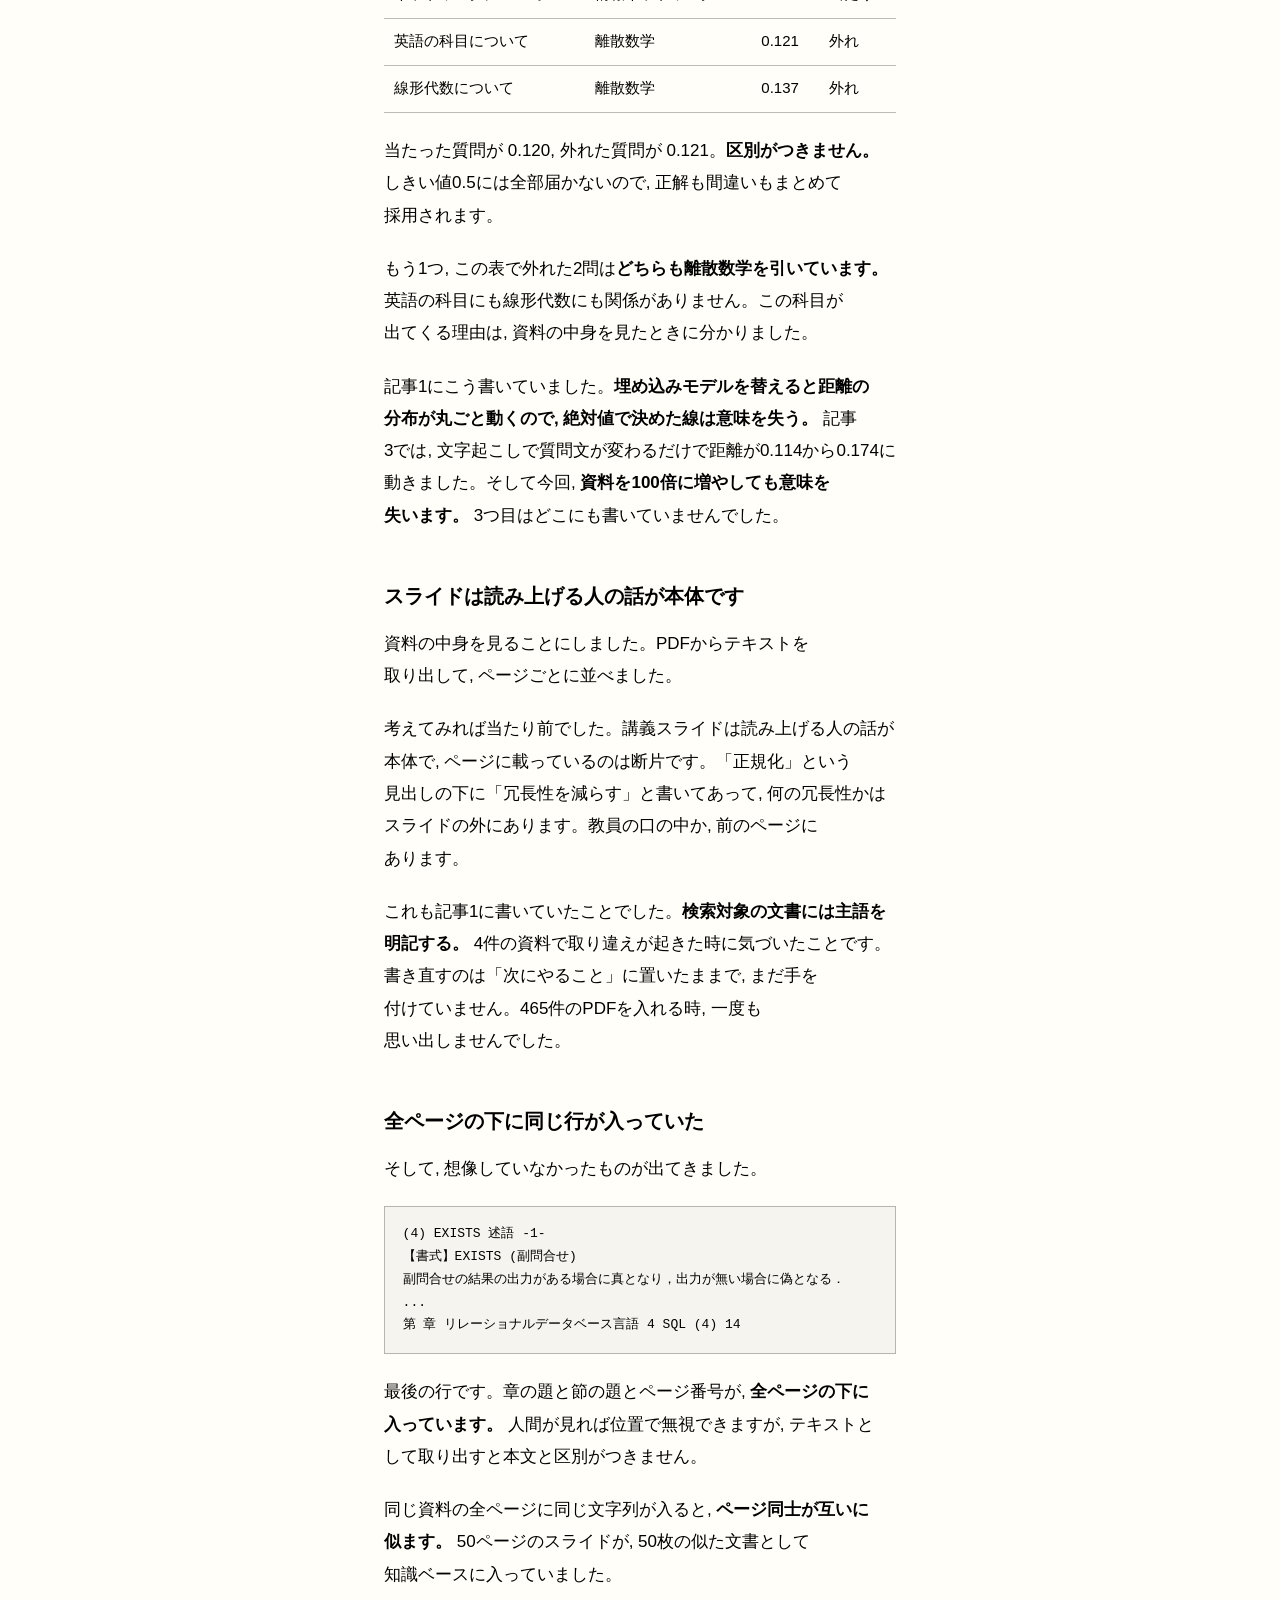
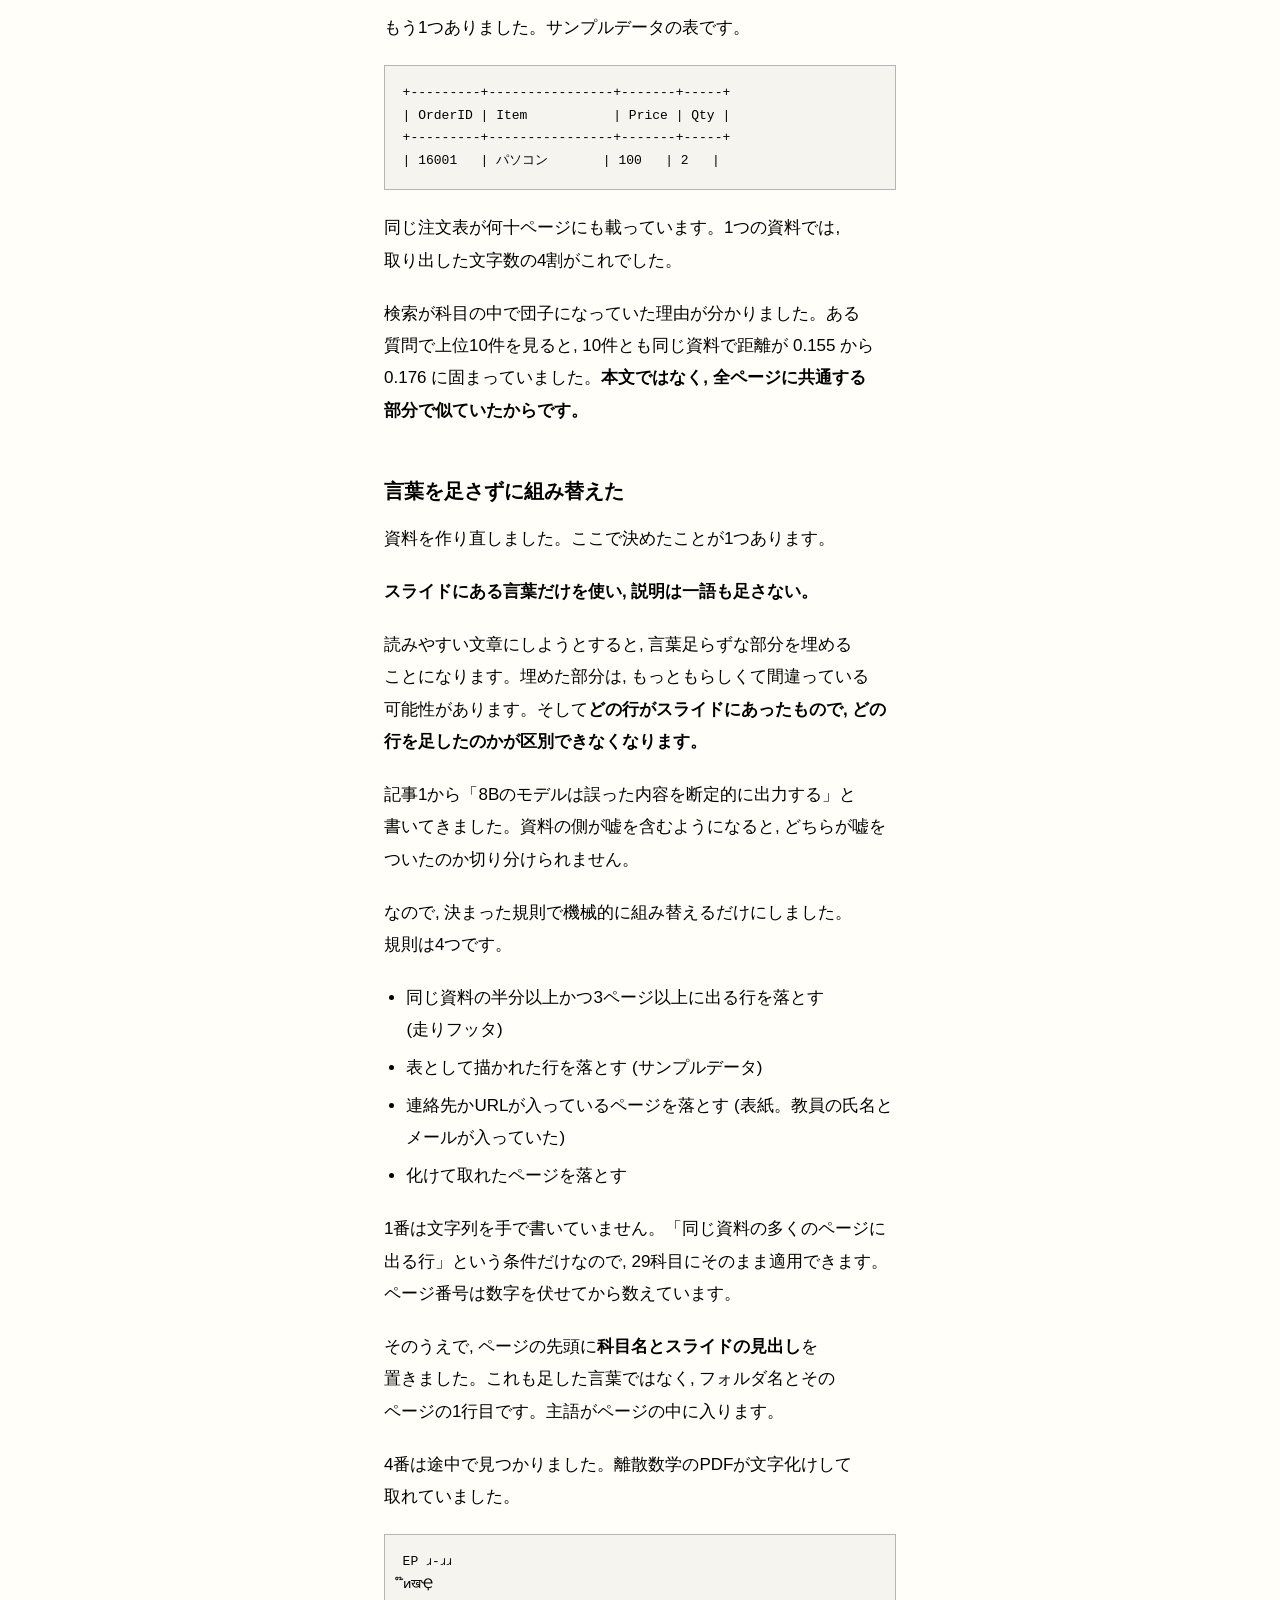
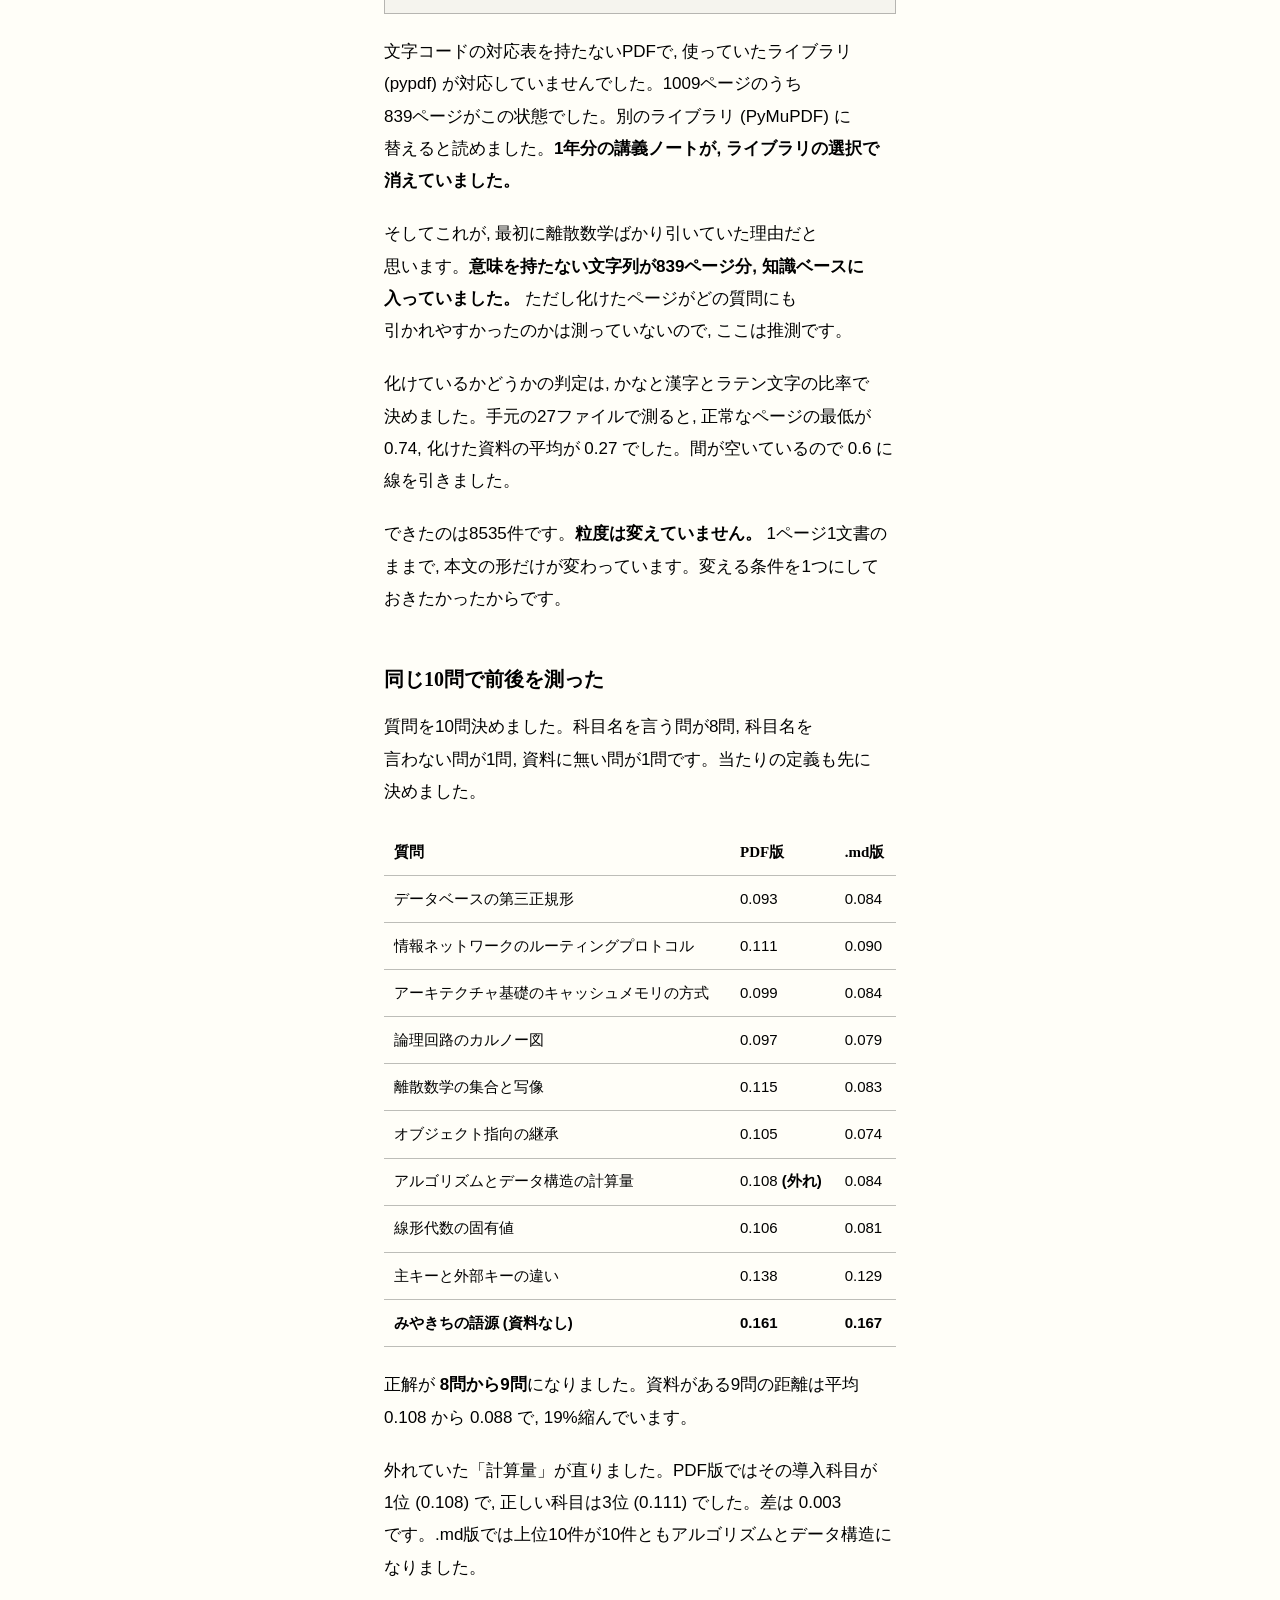
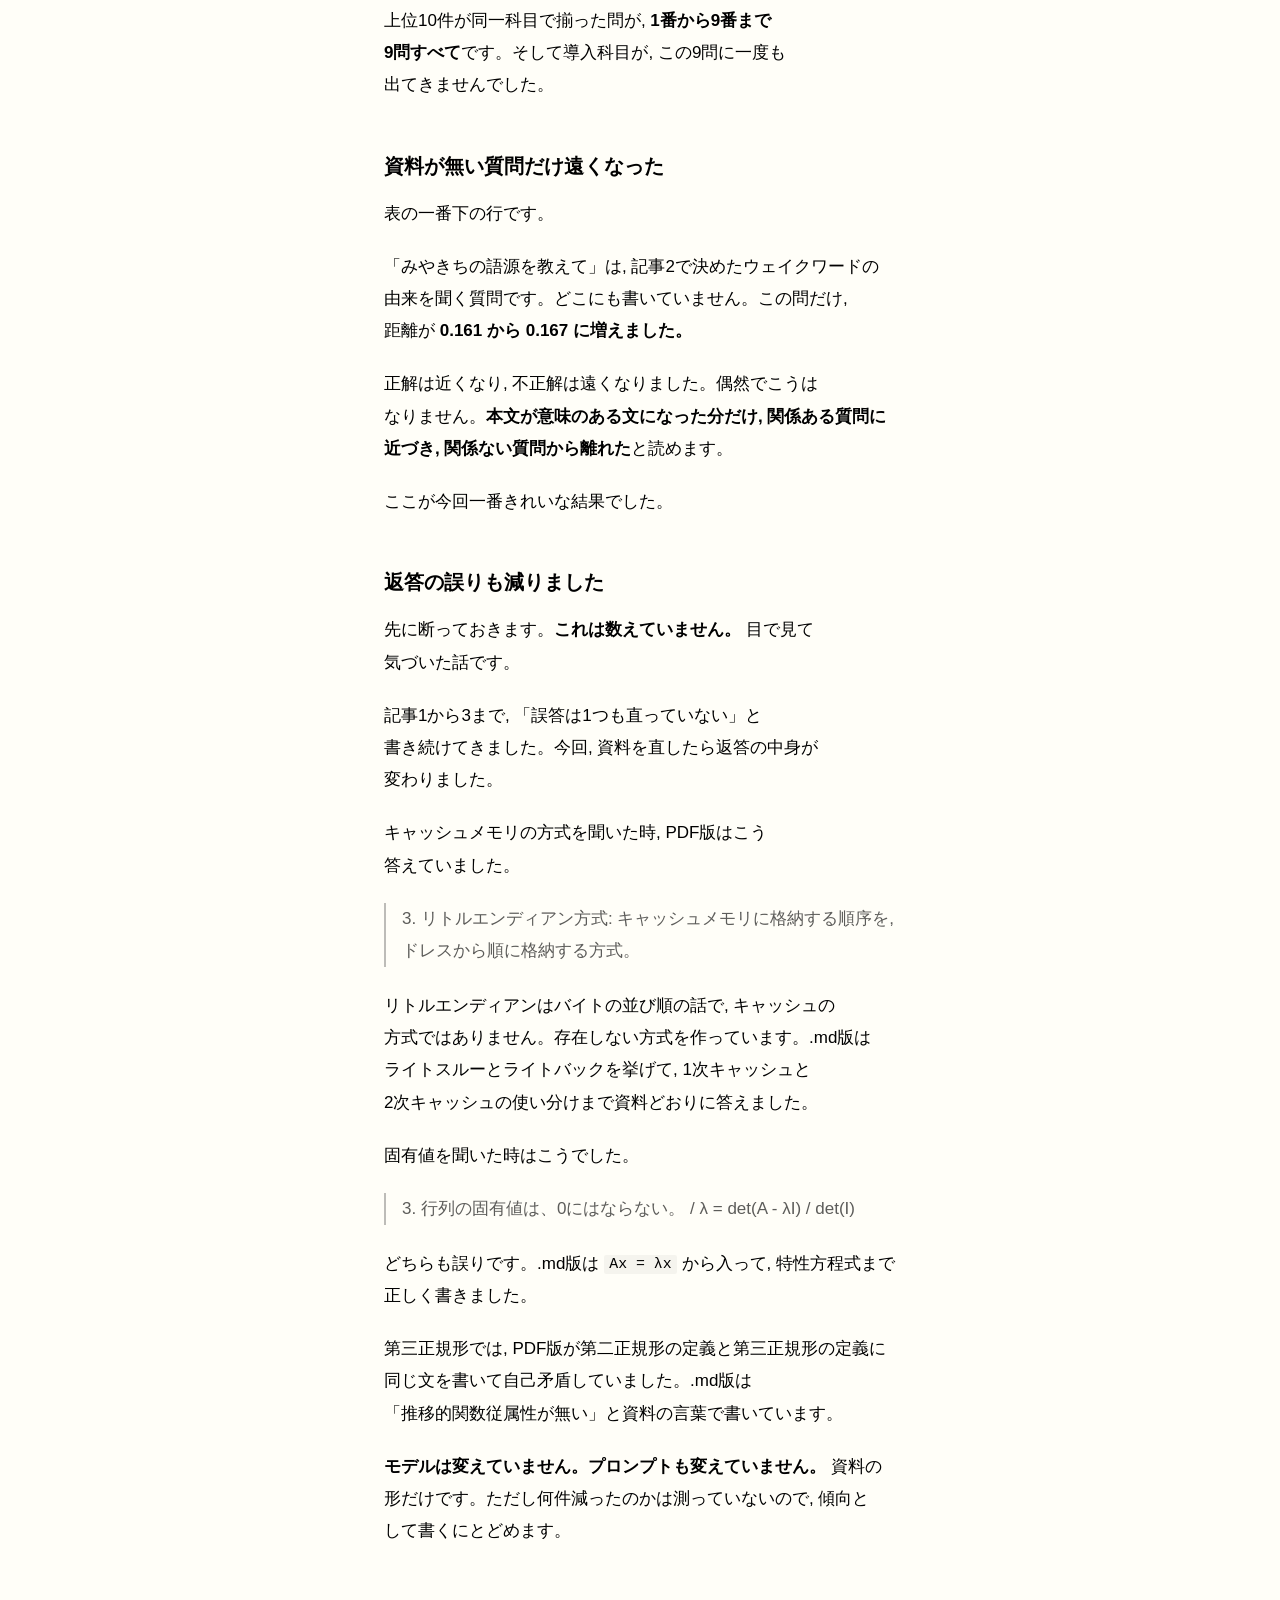
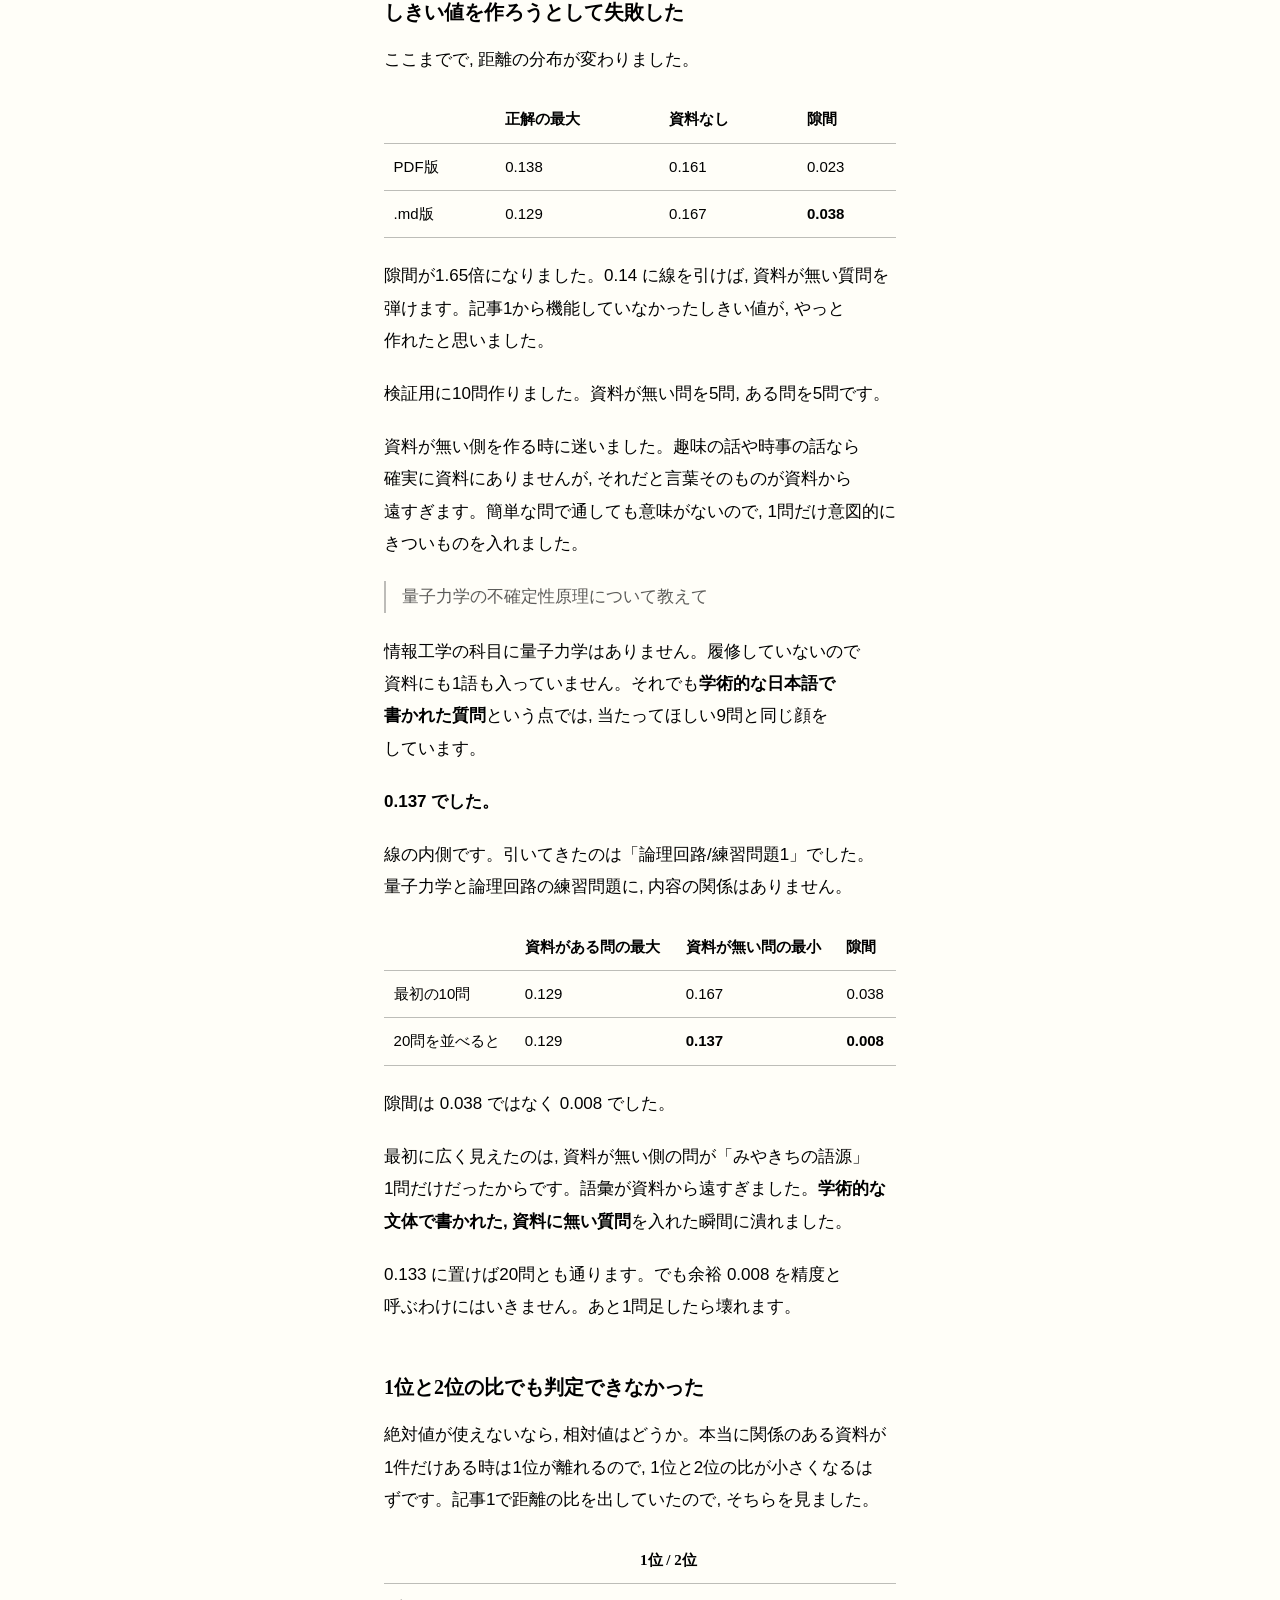
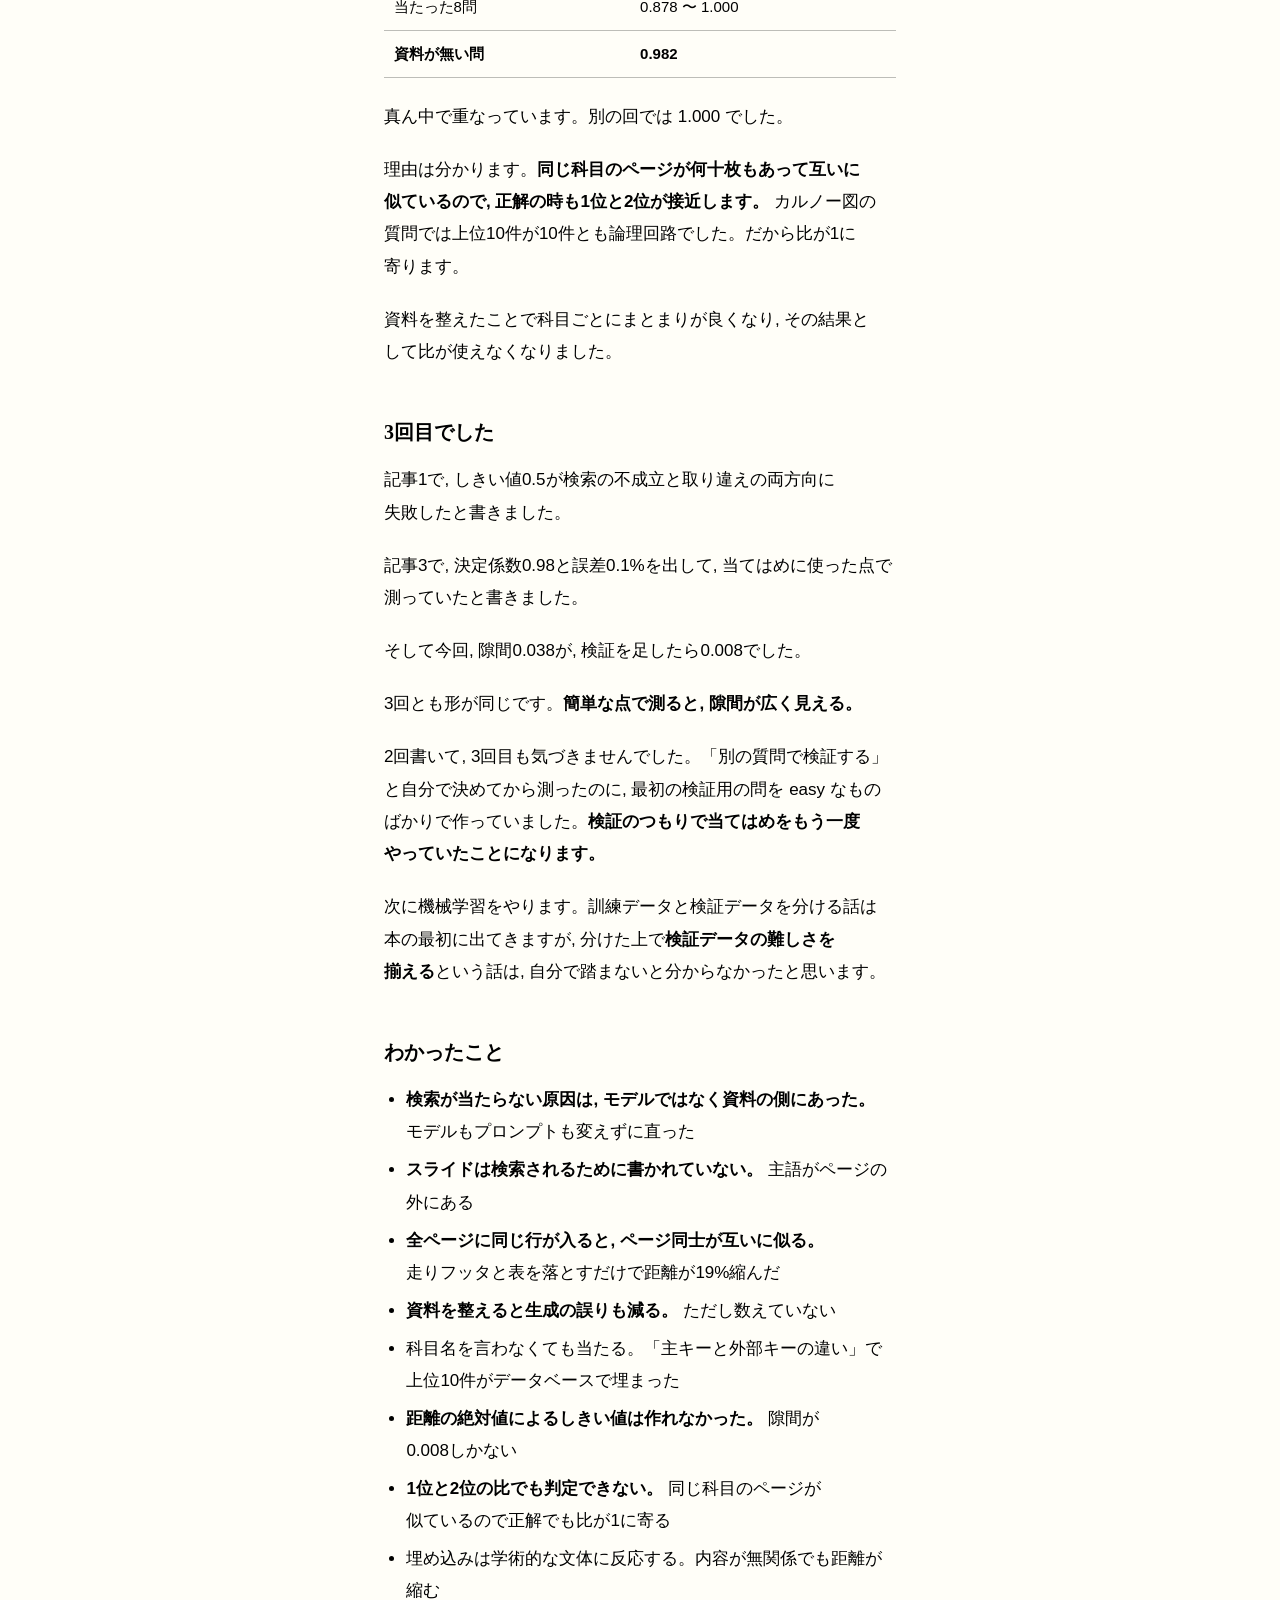
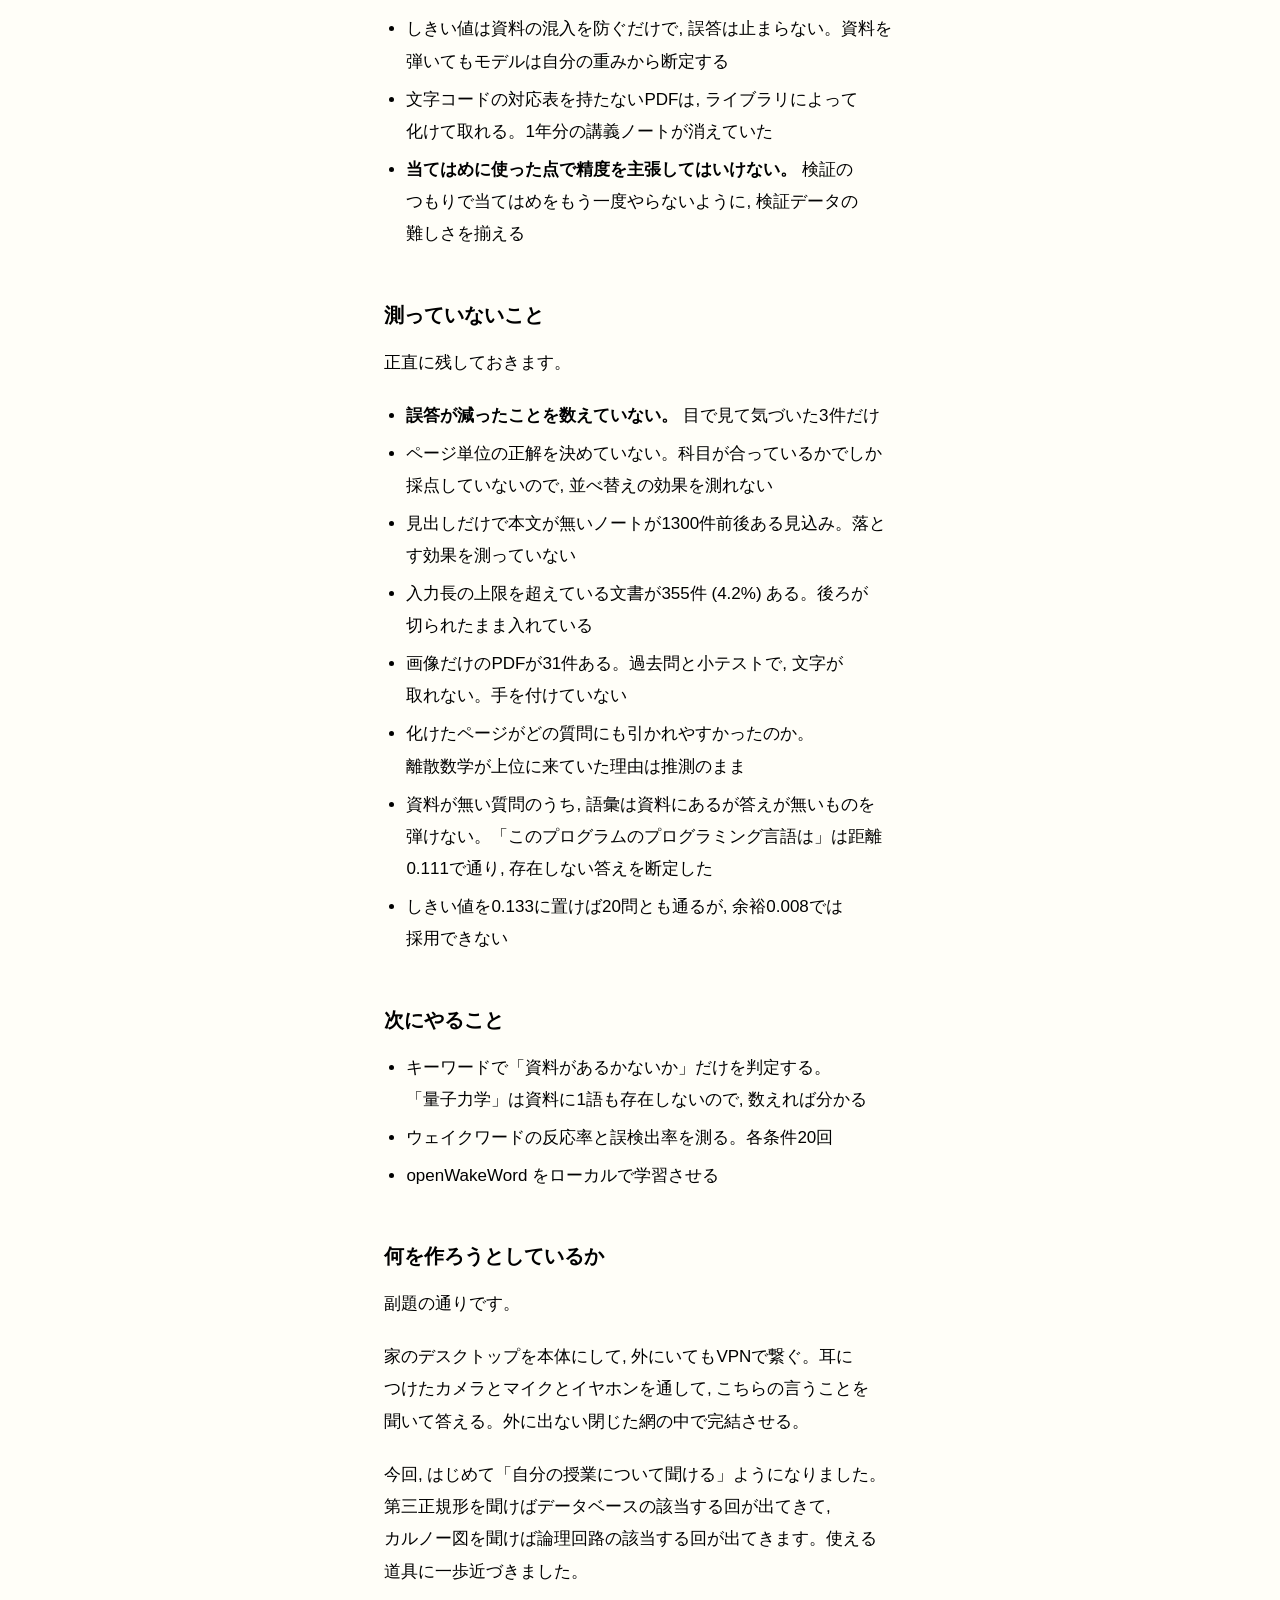
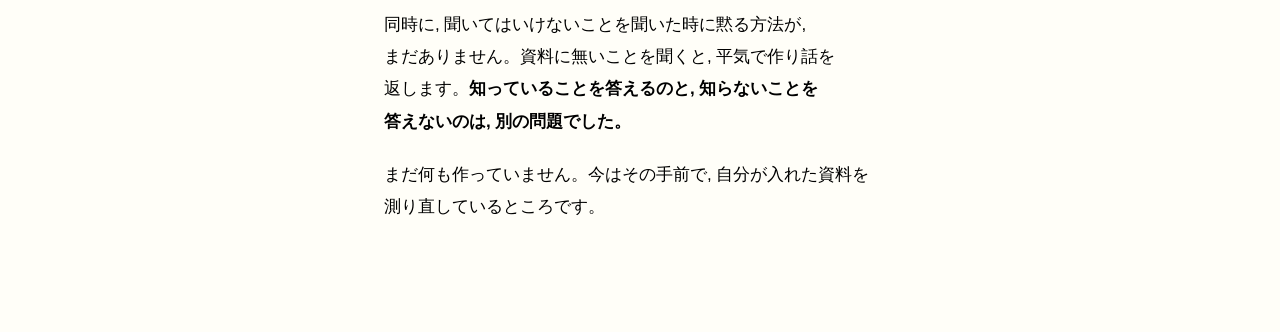
<file: research/threshold/index.html>
<!doctype html>
<html lang="ja">
<head>
<meta charset="utf-8">
<meta name="viewport" content="width=device-width, initial-scale=1">
<title>資料を直してもしきい値は作れなかった — OH-GY</title>
<meta name="description" content="資料を組み替えたら検索の正解が8問から9問に増え, 距離の隙間が0.038に広がった。しきい値を引けると思ったが, 検証用の10問を足したら隙間は0.008だった。同じ失敗の3回目。">
<link rel="canonical" href="https://oh-gy.com/research/threshold/">

<meta property="og:type" content="article">
<meta property="og:site_name" content="OH-GY">
<meta property="og:url" content="https://oh-gy.com/research/threshold/">
<meta property="og:title" content="資料を直してもしきい値は作れなかった">
<meta property="og:description" content="資料を直したら検索は良くなった。でも資料があるかないかを距離で判定する線は引けなかった。隙間0.038が, 検証したら0.008だった。">
<meta property="og:image" content="https://oh-gy.com/mon-og.png">
<meta property="og:locale" content="ja_JP">
<meta name="twitter:card" content="summary_large_image">
<meta name="twitter:site" content="@ohgy_dev">

<link rel="icon" href="../../favicon.svg" type="image/svg+xml">
<link rel="apple-touch-icon" href="../../apple-touch-icon.png">
<meta name="theme-color" content="#FFFEF8" media="(prefers-color-scheme: light)">
<meta name="theme-color" content="#1A1917" media="(prefers-color-scheme: dark)">

<link rel="stylesheet" href="../../style.css">
</head>

<body>
<main>

  <a class="back" href="../">← Research</a>

  <header class="article-head">
    <h1>資料を直してもしきい値は作れなかった</h1>
    <span class="subtitle">自分だけの J.A.R.V.I.S. を作る ── M.I.Y.A.K.I.C.H.I. までの道 (4)</span>
    <span class="meta"><time datetime="2026-11-10">2026.11.10</time></span>
  </header>

  <div class="article-body">
    <p>前回まで, 知識ベースに入れていた資料は4件でした。自分で書いた短い説明文です。記事1で取り違えが起きたのも, 記事3で待ち時間を測ったのも, 全部この4件が相手でした。</p>

    <p>大学の資料を入れてみました。29科目, PDFで465件, 1.1GBです。2年分の講義スライドと演習問題と過去問が入っています。これで自分の授業について答えられるようになるはずでした。</p>

    <p>なりませんでした。</p>

    <h2>聞いた科目と違うものが出てくる</h2>

    <p>しばらく使って気づいたのは, 聞いた科目とは別の科目から資料が来ることでした。体感では<strong>1年次の導入科目</strong>が多く, 何を聞いてもそこから来るように感じました。</p>

    <p>最初に疑ったのは件数です。この科目はノートにすると1007件あって, 全体の12%を占めています。多いものが多く出ているだけではないか, と考えました。</p>

    <p>違いました。あとで10問測った時, 上位10件×10問の100枠のうちこの科目が出たのは7枠でした。<strong>割合 (12%) より少ないです。</strong> 偏っていたのは件数ではありませんでした。</p>

    <p>そしてこの7枠は, 体感の方も否定しています。<strong>10問のうち8問は科目名を言う問なので, そもそも「何を聞いても導入科目から来る」症状を測れていません。</strong> 導入科目に見えていたのは, 科目名を言わずに聞いた時の印象でした。測った10問で実際に出てきたのは, 別の科目です。</p>

    <h2>距離を見ても分からなかった</h2>

    <p>検索は質問と資料をベクトルにして, 距離の近いものを選びます。距離が遠ければ「関係ない」と判断して資料を使わない, という線をしきい値で引いています。記事1から0.5に置いたままでした。</p>

    <p>測ってみると, 全部 0.1 台でした。</p>

    <table>
      <thead>
        <tr><th>質問</th><th>引いた資料</th><th>距離</th><th>判定</th></tr>
      </thead>
      <tbody>
        <tr><td>ネットワークについて</td><td>情報ネットワーク</td><td>0.120</td><td>当たり</td></tr>
        <tr><td>英語の科目について</td><td>離散数学</td><td>0.121</td><td>外れ</td></tr>
        <tr><td>線形代数について</td><td>離散数学</td><td>0.137</td><td>外れ</td></tr>
      </tbody>
    </table>

    <p>当たった質問が 0.120, 外れた質問が 0.121。<strong>区別がつきません。</strong> しきい値0.5には全部届かないので, 正解も間違いもまとめて採用されます。</p>

    <p>もう1つ, この表で外れた2問は<strong>どちらも離散数学を引いています。</strong> 英語の科目にも線形代数にも関係がありません。この科目が出てくる理由は, 資料の中身を見たときに分かりました。</p>

    <p>記事1にこう書いていました。<strong>埋め込みモデルを替えると距離の分布が丸ごと動くので, 絶対値で決めた線は意味を失う。</strong> 記事3では, 文字起こしで質問文が変わるだけで距離が0.114から0.174に動きました。そして今回, <strong>資料を100倍に増やしても意味を失います。</strong> 3つ目はどこにも書いていませんでした。</p>

    <h2>スライドは読み上げる人の話が本体です</h2>

    <p>資料の中身を見ることにしました。PDFからテキストを取り出して, ページごとに並べました。</p>

    <p>考えてみれば当たり前でした。講義スライドは読み上げる人の話が本体で, ページに載っているのは断片です。「正規化」という見出しの下に「冗長性を減らす」と書いてあって, 何の冗長性かはスライドの外にあります。教員の口の中か, 前のページにあります。</p>

    <p>これも記事1に書いていたことでした。<strong>検索対象の文書には主語を明記する。</strong> 4件の資料で取り違えが起きた時に気づいたことです。書き直すのは「次にやること」に置いたままで, まだ手を付けていません。465件のPDFを入れる時, 一度も思い出しませんでした。</p>

    <h2>全ページの下に同じ行が入っていた</h2>

    <p>そして, 想像していなかったものが出てきました。</p>

<pre><code>(4) EXISTS 述語 -1-
【書式】EXISTS (副問合せ)
副問合せの結果の出力がある場合に真となり，出力が無い場合に偽となる．
...
第 章 リレーショナルデータベース言語 4 SQL (4) 14
</code></pre>

    <p>最後の行です。章の題と節の題とページ番号が, <strong>全ページの下に入っています。</strong> 人間が見れば位置で無視できますが, テキストとして取り出すと本文と区別がつきません。</p>

    <p>同じ資料の全ページに同じ文字列が入ると, <strong>ページ同士が互いに似ます。</strong> 50ページのスライドが, 50枚の似た文書として知識ベースに入っていました。</p>

    <p>もう1つありました。サンプルデータの表です。</p>

<pre><code>+---------+----------------+-------+-----+
| OrderID | Item           | Price | Qty |
+---------+----------------+-------+-----+
| 16001   | パソコン       | 100   | 2   |
</code></pre>

    <p>同じ注文表が何十ページにも載っています。1つの資料では, 取り出した文字数の4割がこれでした。</p>

    <p>検索が科目の中で団子になっていた理由が分かりました。ある質問で上位10件を見ると, 10件とも同じ資料で距離が 0.155 から 0.176 に固まっていました。<strong>本文ではなく, 全ページに共通する部分で似ていたからです。</strong></p>

    <h2>言葉を足さずに組み替えた</h2>

    <p>資料を作り直しました。ここで決めたことが1つあります。</p>

    <p><strong>スライドにある言葉だけを使い, 説明は一語も足さない。</strong></p>

    <p>読みやすい文章にしようとすると, 言葉足らずな部分を埋めることになります。埋めた部分は, もっともらしくて間違っている可能性があります。そして<strong>どの行がスライドにあったもので, どの行を足したのかが区別できなくなります。</strong></p>

    <p>記事1から「8Bのモデルは誤った内容を断定的に出力する」と書いてきました。資料の側が嘘を含むようになると, どちらが嘘をついたのか切り分けられません。</p>

    <p>なので, 決まった規則で機械的に組み替えるだけにしました。規則は4つです。</p>

    <ul>
      <li>同じ資料の半分以上かつ3ページ以上に出る行を落とす (走りフッタ)</li>
      <li>表として描かれた行を落とす (サンプルデータ)</li>
      <li>連絡先かURLが入っているページを落とす (表紙。教員の氏名とメールが入っていた)</li>
      <li>化けて取れたページを落とす</li>
    </ul>

    <p>1番は文字列を手で書いていません。「同じ資料の多くのページに出る行」という条件だけなので, 29科目にそのまま適用できます。ページ番号は数字を伏せてから数えています。</p>

    <p>そのうえで, ページの先頭に<strong>科目名とスライドの見出し</strong>を置きました。これも足した言葉ではなく, フォルダ名とそのページの1行目です。主語がページの中に入ります。</p>

    <p>4番は途中で見つかりました。離散数学のPDFが文字化けして取れていました。</p>

<pre><code>EP ɹ-ɹɹ
໊ͷखҾ
</code></pre>

    <p>文字コードの対応表を持たないPDFで, 使っていたライブラリ (pypdf) が対応していませんでした。1009ページのうち839ページがこの状態でした。別のライブラリ (PyMuPDF) に替えると読めました。<strong>1年分の講義ノートが, ライブラリの選択で消えていました。</strong></p>

    <p>そしてこれが, 最初に離散数学ばかり引いていた理由だと思います。<strong>意味を持たない文字列が839ページ分, 知識ベースに入っていました。</strong> ただし化けたページがどの質問にも引かれやすかったのかは測っていないので, ここは推測です。</p>

    <p>化けているかどうかの判定は, かなと漢字とラテン文字の比率で決めました。手元の27ファイルで測ると, 正常なページの最低が 0.74, 化けた資料の平均が 0.27 でした。間が空いているので 0.6 に線を引きました。</p>

    <p>できたのは8535件です。<strong>粒度は変えていません。</strong> 1ページ1文書のままで, 本文の形だけが変わっています。変える条件を1つにしておきたかったからです。</p>

    <h2>同じ10問で前後を測った</h2>

    <p>質問を10問決めました。科目名を言う問が8問, 科目名を言わない問が1問, 資料に無い問が1問です。当たりの定義も先に決めました。</p>

    <table>
      <thead>
        <tr><th>質問</th><th>PDF版</th><th>.md版</th></tr>
      </thead>
      <tbody>
        <tr><td>データベースの第三正規形</td><td>0.093</td><td>0.084</td></tr>
        <tr><td>情報ネットワークのルーティングプロトコル</td><td>0.111</td><td>0.090</td></tr>
        <tr><td>アーキテクチャ基礎のキャッシュメモリの方式</td><td>0.099</td><td>0.084</td></tr>
        <tr><td>論理回路のカルノー図</td><td>0.097</td><td>0.079</td></tr>
        <tr><td>離散数学の集合と写像</td><td>0.115</td><td>0.083</td></tr>
        <tr><td>オブジェクト指向の継承</td><td>0.105</td><td>0.074</td></tr>
        <tr><td>アルゴリズムとデータ構造の計算量</td><td>0.108 <strong>(外れ)</strong></td><td>0.084</td></tr>
        <tr><td>線形代数の固有値</td><td>0.106</td><td>0.081</td></tr>
        <tr><td>主キーと外部キーの違い</td><td>0.138</td><td>0.129</td></tr>
        <tr><td><strong>みやきちの語源 (資料なし)</strong></td><td><strong>0.161</strong></td><td><strong>0.167</strong></td></tr>
      </tbody>
    </table>

    <p>正解が <strong>8問から9問</strong>になりました。資料がある9問の距離は平均 0.108 から 0.088 で, 19%縮んでいます。</p>

    <p>外れていた「計算量」が直りました。PDF版ではその導入科目が1位 (0.108) で, 正しい科目は3位 (0.111) でした。差は 0.003 です。.md版では上位10件が10件ともアルゴリズムとデータ構造になりました。</p>

    <p>上位10件が同一科目で揃った問が, <strong>1番から9番まで9問すべて</strong>です。そして導入科目が, この9問に一度も出てきませんでした。</p>

    <h2>資料が無い質問だけ遠くなった</h2>

    <p>表の一番下の行です。</p>

    <p>「みやきちの語源を教えて」は, 記事2で決めたウェイクワードの由来を聞く質問です。どこにも書いていません。この問だけ, 距離が <strong>0.161 から 0.167 に増えました。</strong></p>

    <p>正解は近くなり, 不正解は遠くなりました。偶然でこうはなりません。<strong>本文が意味のある文になった分だけ, 関係ある質問に近づき, 関係ない質問から離れた</strong>と読めます。</p>

    <p>ここが今回一番きれいな結果でした。</p>

    <h2>返答の誤りも減りました</h2>

    <p>先に断っておきます。<strong>これは数えていません。</strong> 目で見て気づいた話です。</p>

    <p>記事1から3まで, 「誤答は1つも直っていない」と書き続けてきました。今回, 資料を直したら返答の中身が変わりました。</p>

    <p>キャッシュメモリの方式を聞いた時, PDF版はこう答えていました。</p>

    <blockquote>
      <p>3. リトルエンディアン方式: キャッシュメモリに格納する順序を, ドレスから順に格納する方式。</p>
    </blockquote>

    <p>リトルエンディアンはバイトの並び順の話で, キャッシュの方式ではありません。存在しない方式を作っています。.md版はライトスルーとライトバックを挙げて, 1次キャッシュと2次キャッシュの使い分けまで資料どおりに答えました。</p>

    <p>固有値を聞いた時はこうでした。</p>

    <blockquote>
      <p>3. 行列の固有値は、0にはならない。 / λ = det(A - λI) / det(I)</p>
    </blockquote>

    <p>どちらも誤りです。.md版は <code>Ax = λx</code> から入って, 特性方程式まで正しく書きました。</p>

    <p>第三正規形では, PDF版が第二正規形の定義と第三正規形の定義に同じ文を書いて自己矛盾していました。.md版は「推移的関数従属性が無い」と資料の言葉で書いています。</p>

    <p><strong>モデルは変えていません。プロンプトも変えていません。</strong> 資料の形だけです。ただし何件減ったのかは測っていないので, 傾向として書くにとどめます。</p>

    <h2>しきい値を作ろうとして失敗した</h2>

    <p>ここまでで, 距離の分布が変わりました。</p>

    <table>
      <thead>
        <tr><th></th><th>正解の最大</th><th>資料なし</th><th>隙間</th></tr>
      </thead>
      <tbody>
        <tr><td>PDF版</td><td>0.138</td><td>0.161</td><td>0.023</td></tr>
        <tr><td>.md版</td><td>0.129</td><td>0.167</td><td><strong>0.038</strong></td></tr>
      </tbody>
    </table>

    <p>隙間が1.65倍になりました。0.14 に線を引けば, 資料が無い質問を弾けます。記事1から機能していなかったしきい値が, やっと作れたと思いました。</p>

    <p>検証用に10問作りました。資料が無い問を5問, ある問を5問です。</p>

    <p>資料が無い側を作る時に迷いました。趣味の話や時事の話なら確実に資料にありませんが, それだと言葉そのものが資料から遠すぎます。簡単な問で通しても意味がないので, 1問だけ意図的にきついものを入れました。</p>

    <blockquote>
      <p>量子力学の不確定性原理について教えて</p>
    </blockquote>

    <p>情報工学の科目に量子力学はありません。履修していないので資料にも1語も入っていません。それでも<strong>学術的な日本語で書かれた質問</strong>という点では, 当たってほしい9問と同じ顔をしています。</p>

    <p><strong>0.137 でした。</strong></p>

    <p>線の内側です。引いてきたのは「論理回路/練習問題1」でした。量子力学と論理回路の練習問題に, 内容の関係はありません。</p>

    <table>
      <thead>
        <tr><th></th><th>資料がある問の最大</th><th>資料が無い問の最小</th><th>隙間</th></tr>
      </thead>
      <tbody>
        <tr><td>最初の10問</td><td>0.129</td><td>0.167</td><td>0.038</td></tr>
        <tr><td>20問を並べると</td><td>0.129</td><td><strong>0.137</strong></td><td><strong>0.008</strong></td></tr>
      </tbody>
    </table>

    <p>隙間は 0.038 ではなく 0.008 でした。</p>

    <p>最初に広く見えたのは, 資料が無い側の問が「みやきちの語源」1問だけだったからです。語彙が資料から遠すぎました。<strong>学術的な文体で書かれた, 資料に無い質問</strong>を入れた瞬間に潰れました。</p>

    <p>0.133 に置けば20問とも通ります。でも余裕 0.008 を精度と呼ぶわけにはいきません。あと1問足したら壊れます。</p>

    <h2>1位と2位の比でも判定できなかった</h2>

    <p>絶対値が使えないなら, 相対値はどうか。本当に関係のある資料が1件だけある時は1位が離れるので, 1位と2位の比が小さくなるはずです。記事1で距離の比を出していたので, そちらを見ました。</p>

    <table>
      <thead>
        <tr><th></th><th>1位 / 2位</th></tr>
      </thead>
      <tbody>
        <tr><td>当たった8問</td><td>0.878 〜 1.000</td></tr>
        <tr><td><strong>資料が無い問</strong></td><td><strong>0.982</strong></td></tr>
      </tbody>
    </table>

    <p>真ん中で重なっています。別の回では 1.000 でした。</p>

    <p>理由は分かります。<strong>同じ科目のページが何十枚もあって互いに似ているので, 正解の時も1位と2位が接近します。</strong> カルノー図の質問では上位10件が10件とも論理回路でした。だから比が1に寄ります。</p>

    <p>資料を整えたことで科目ごとにまとまりが良くなり, その結果として比が使えなくなりました。</p>

    <h2>3回目でした</h2>

    <p>記事1で, しきい値0.5が検索の不成立と取り違えの両方向に失敗したと書きました。</p>

    <p>記事3で, 決定係数0.98と誤差0.1%を出して, 当てはめに使った点で測っていたと書きました。</p>

    <p>そして今回, 隙間0.038が, 検証を足したら0.008でした。</p>

    <p>3回とも形が同じです。<strong>簡単な点で測ると, 隙間が広く見える。</strong></p>

    <p>2回書いて, 3回目も気づきませんでした。「別の質問で検証する」と自分で決めてから測ったのに, 最初の検証用の問を easy なものばかりで作っていました。<strong>検証のつもりで当てはめをもう一度やっていたことになります。</strong></p>

    <p>次に機械学習をやります。訓練データと検証データを分ける話は本の最初に出てきますが, 分けた上で<strong>検証データの難しさを揃える</strong>という話は, 自分で踏まないと分からなかったと思います。</p>

    <h2>わかったこと</h2>

    <ul>
      <li><strong>検索が当たらない原因は, モデルではなく資料の側にあった。</strong> モデルもプロンプトも変えずに直った</li>
      <li><strong>スライドは検索されるために書かれていない。</strong> 主語がページの外にある</li>
      <li><strong>全ページに同じ行が入ると, ページ同士が互いに似る。</strong> 走りフッタと表を落とすだけで距離が19%縮んだ</li>
      <li><strong>資料を整えると生成の誤りも減る。</strong> ただし数えていない</li>
      <li>科目名を言わなくても当たる。「主キーと外部キーの違い」で上位10件がデータベースで埋まった</li>
      <li><strong>距離の絶対値によるしきい値は作れなかった。</strong> 隙間が0.008しかない</li>
      <li><strong>1位と2位の比でも判定できない。</strong> 同じ科目のページが似ているので正解でも比が1に寄る</li>
      <li>埋め込みは学術的な文体に反応する。内容が無関係でも距離が縮む</li>
      <li>しきい値は資料の混入を防ぐだけで, 誤答は止まらない。資料を弾いてもモデルは自分の重みから断定する</li>
      <li>文字コードの対応表を持たないPDFは, ライブラリによって化けて取れる。1年分の講義ノートが消えていた</li>
      <li><strong>当てはめに使った点で精度を主張してはいけない。</strong> 検証のつもりで当てはめをもう一度やらないように, 検証データの難しさを揃える</li>
    </ul>

    <h2>測っていないこと</h2>

    <p>正直に残しておきます。</p>

    <ul>
      <li><strong>誤答が減ったことを数えていない。</strong> 目で見て気づいた3件だけ</li>
      <li>ページ単位の正解を決めていない。科目が合っているかでしか採点していないので, 並べ替えの効果を測れない</li>
      <li>見出しだけで本文が無いノートが1300件前後ある見込み。落とす効果を測っていない</li>
      <li>入力長の上限を超えている文書が355件 (4.2%) ある。後ろが切られたまま入れている</li>
      <li>画像だけのPDFが31件ある。過去問と小テストで, 文字が取れない。手を付けていない</li>
      <li>化けたページがどの質問にも引かれやすかったのか。離散数学が上位に来ていた理由は推測のまま</li>
      <li>資料が無い質問のうち, 語彙は資料にあるが答えが無いものを弾けない。「このプログラムのプログラミング言語は」は距離0.111で通り, 存在しない答えを断定した</li>
      <li>しきい値を0.133に置けば20問とも通るが, 余裕0.008では採用できない</li>
    </ul>

    <h2>次にやること</h2>

    <ul>
      <li>キーワードで「資料があるかないか」だけを判定する。「量子力学」は資料に1語も存在しないので, 数えれば分かる</li>
      <li>ウェイクワードの反応率と誤検出率を測る。各条件20回</li>
      <li>openWakeWord をローカルで学習させる</li>
    </ul>

    <h2>何を作ろうとしているか</h2>

    <p>副題の通りです。</p>

    <p>家のデスクトップを本体にして, 外にいてもVPNで繋ぐ。耳につけたカメラとマイクとイヤホンを通して, こちらの言うことを聞いて答える。外に出ない閉じた網の中で完結させる。</p>

    <p>今回, はじめて「自分の授業について聞ける」ようになりました。第三正規形を聞けばデータベースの該当する回が出てきて, カルノー図を聞けば論理回路の該当する回が出てきます。使える道具に一歩近づきました。</p>

    <p>同時に, 聞いてはいけないことを聞いた時に黙る方法が, まだありません。資料に無いことを聞くと, 平気で作り話を返します。<strong>知っていることを答えるのと, 知らないことを答えないのは, 別の問題でした。</strong></p>

    <p>まだ何も作っていません。今はその手前で, 自分が入れた資料を測り直しているところです。</p>
  </div>

</main>
</body>
</html>
</file>
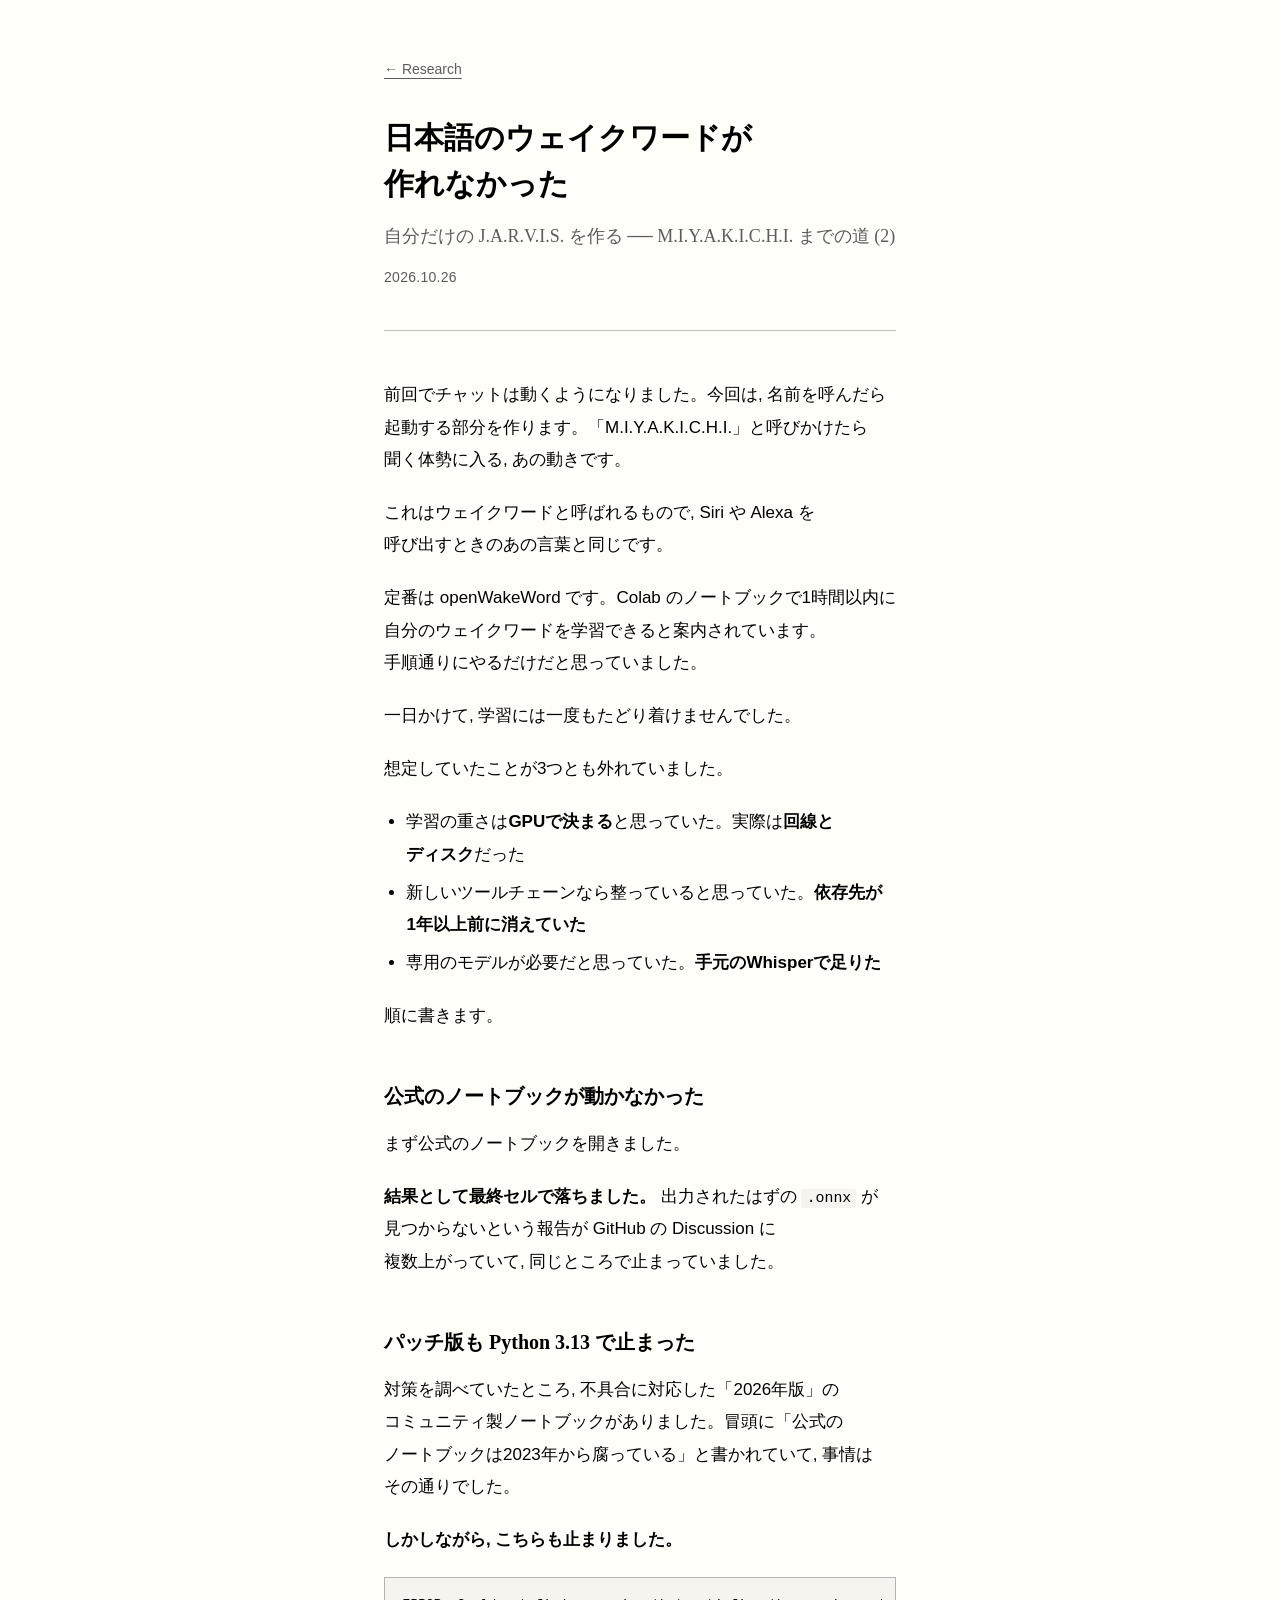
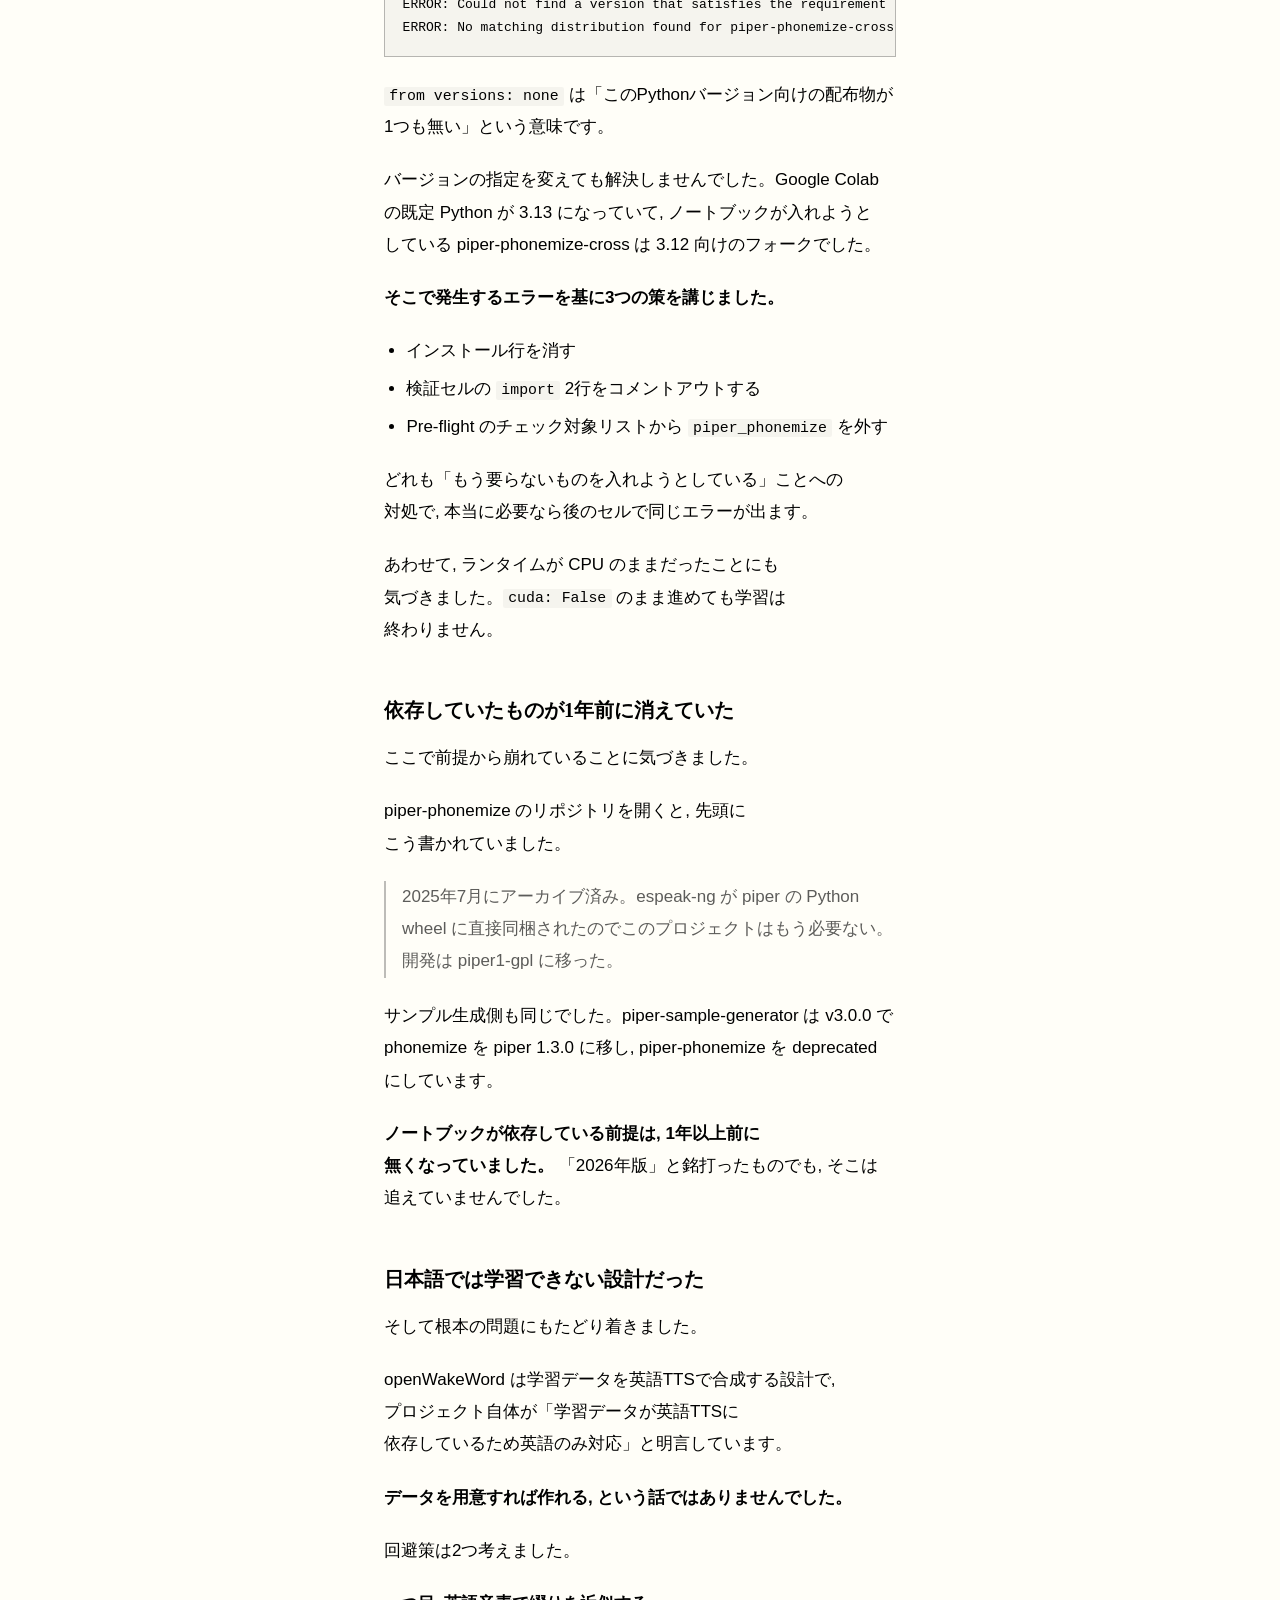
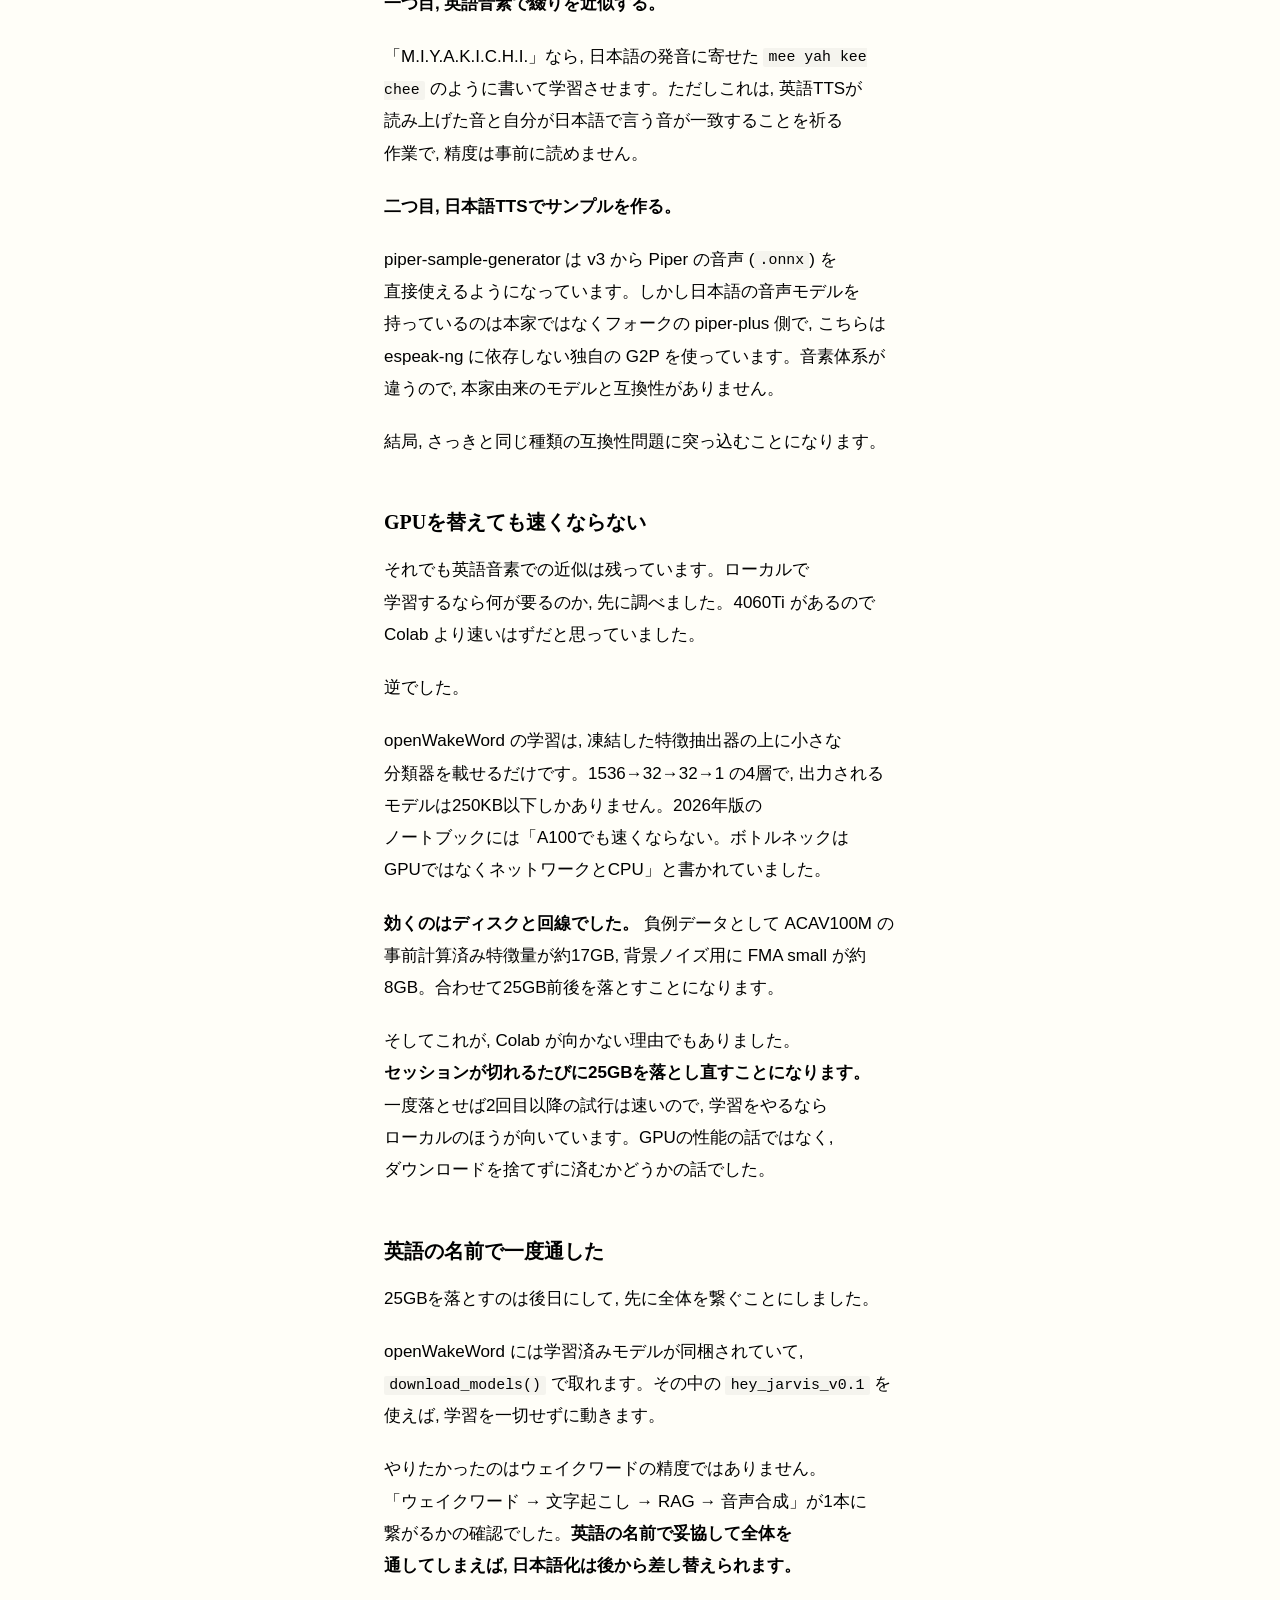
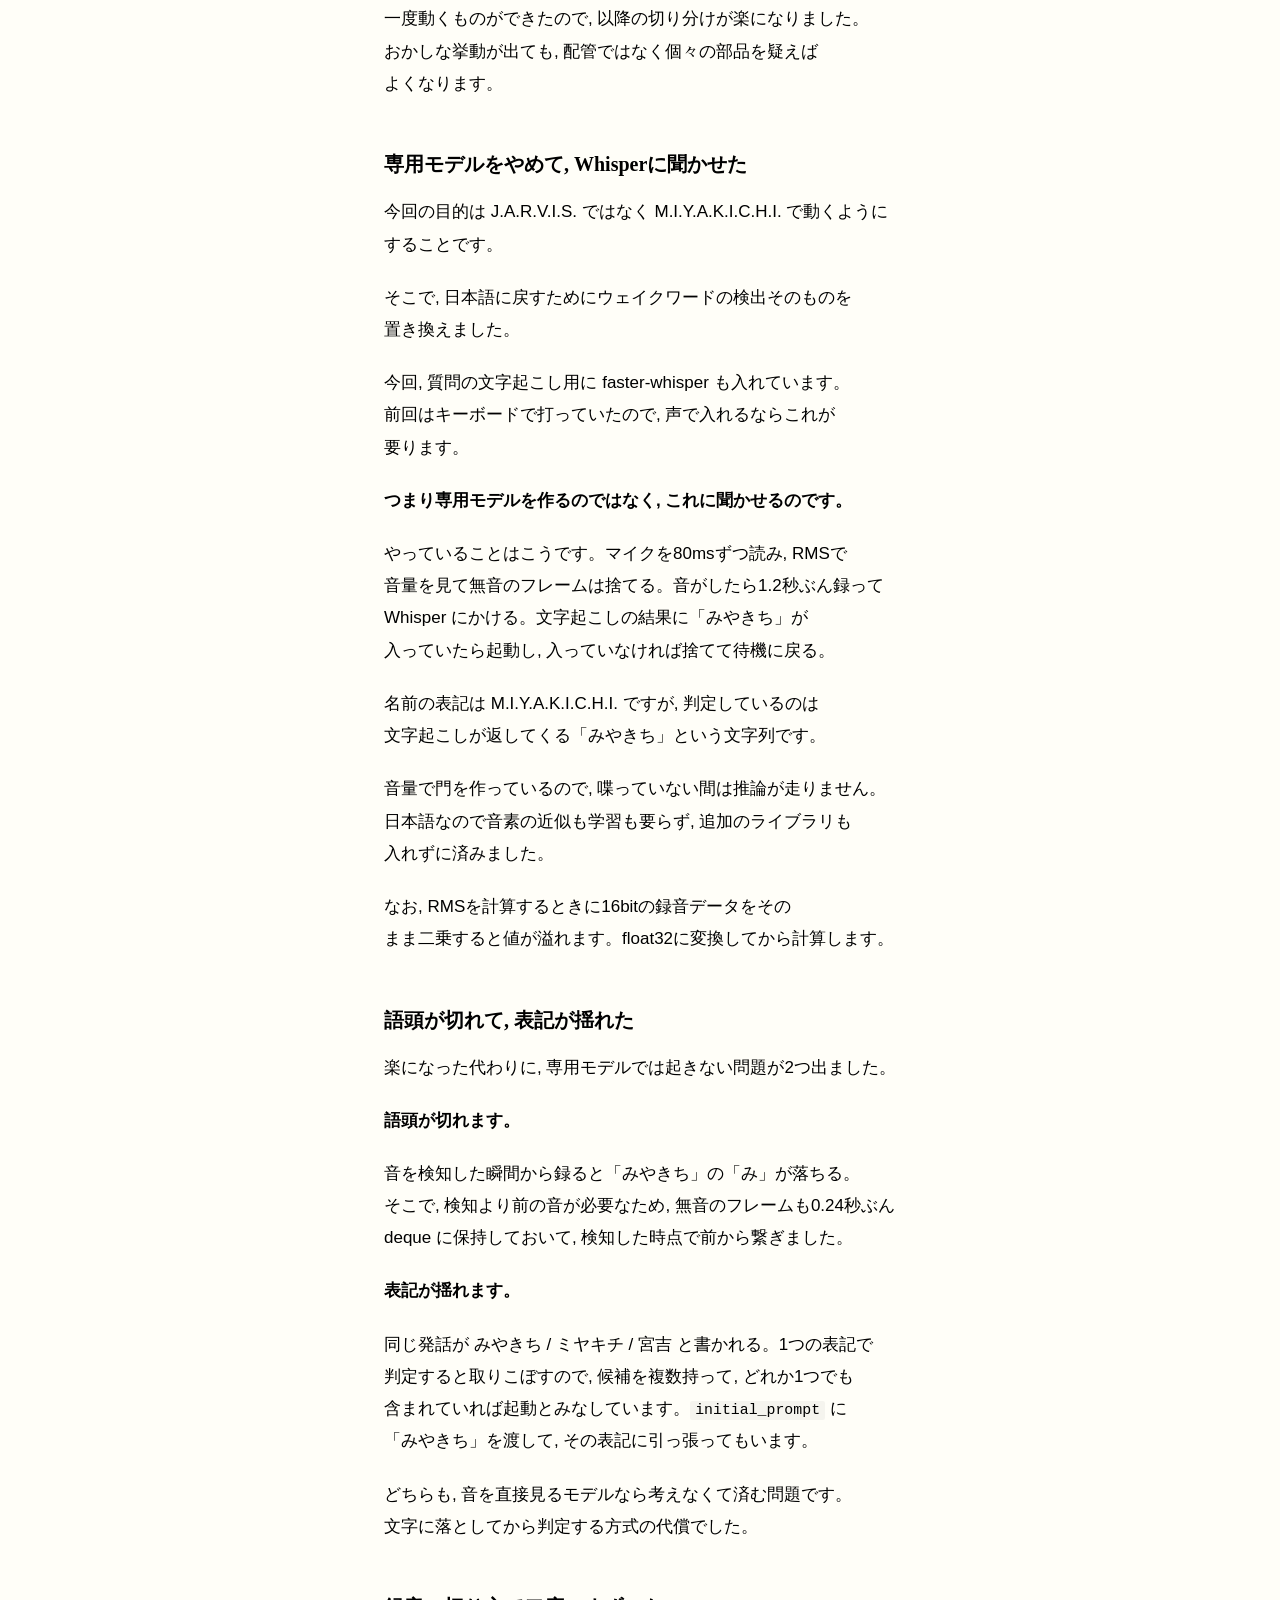
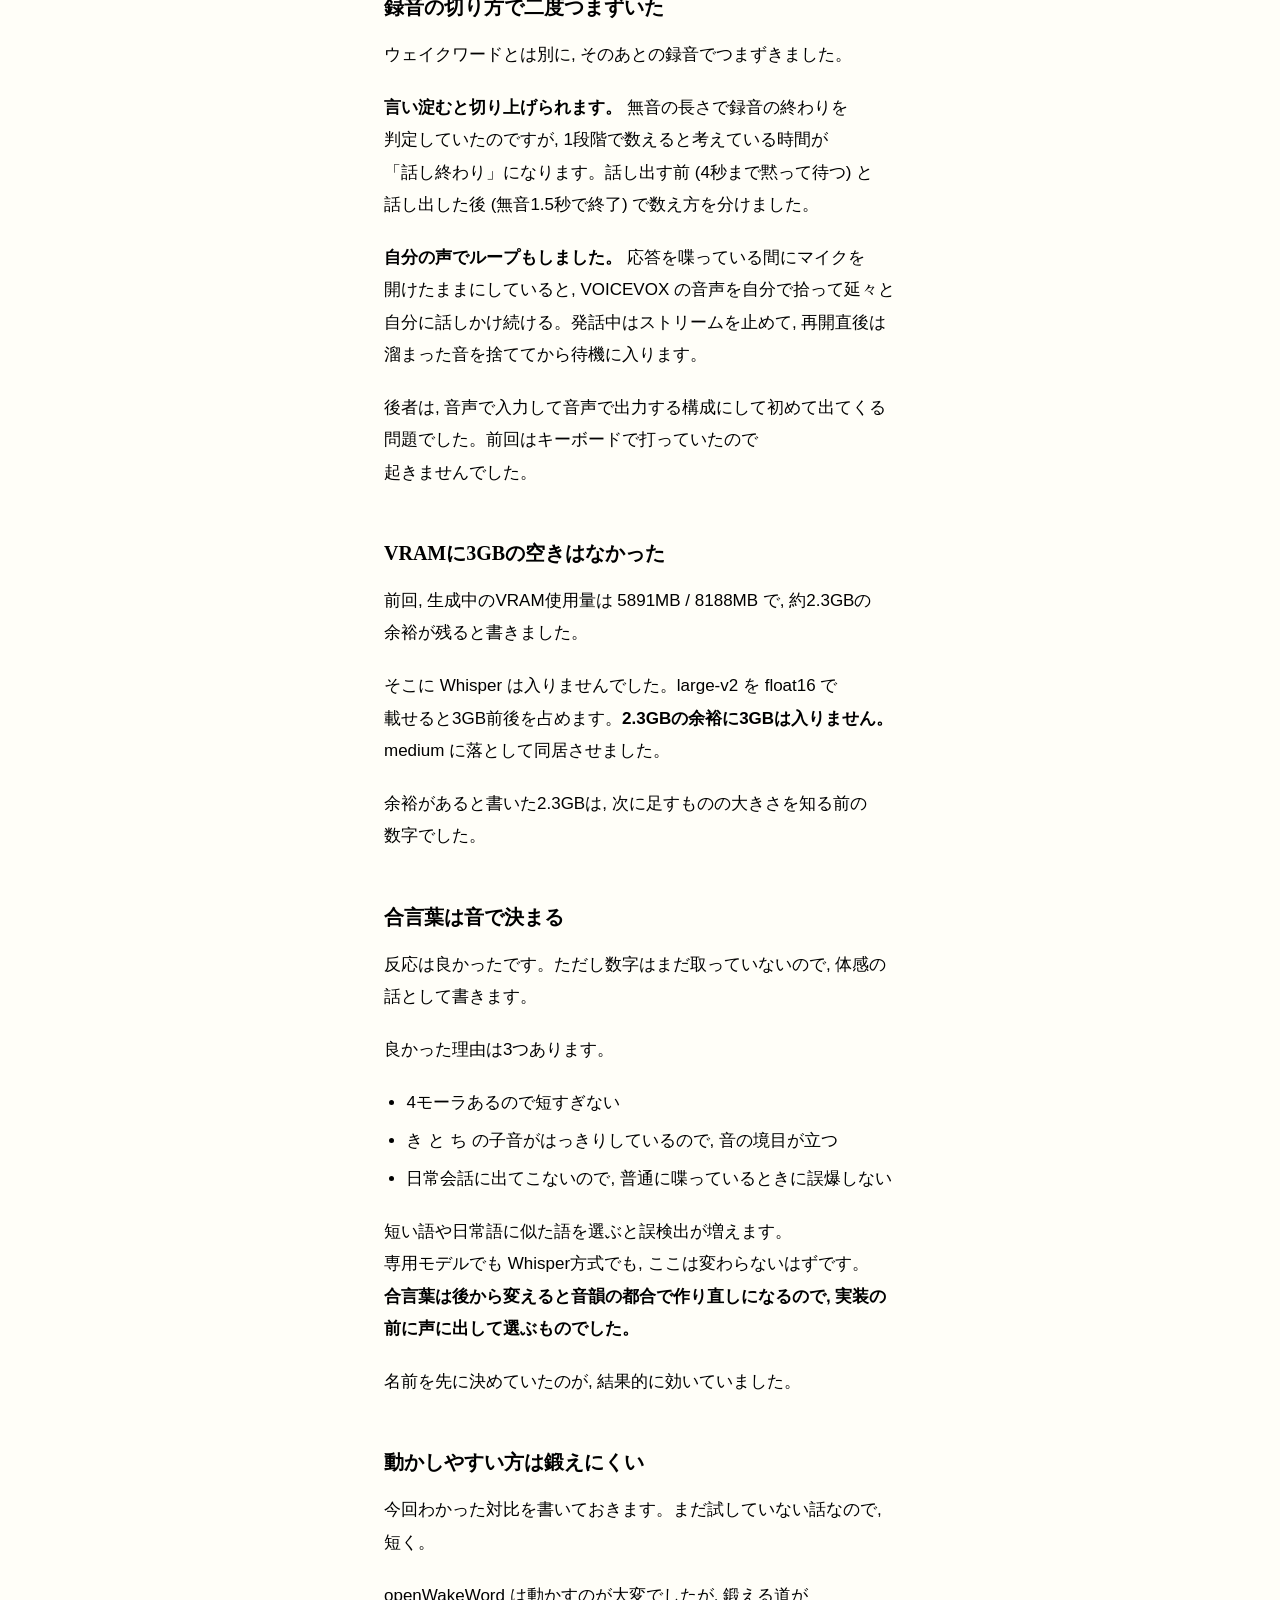
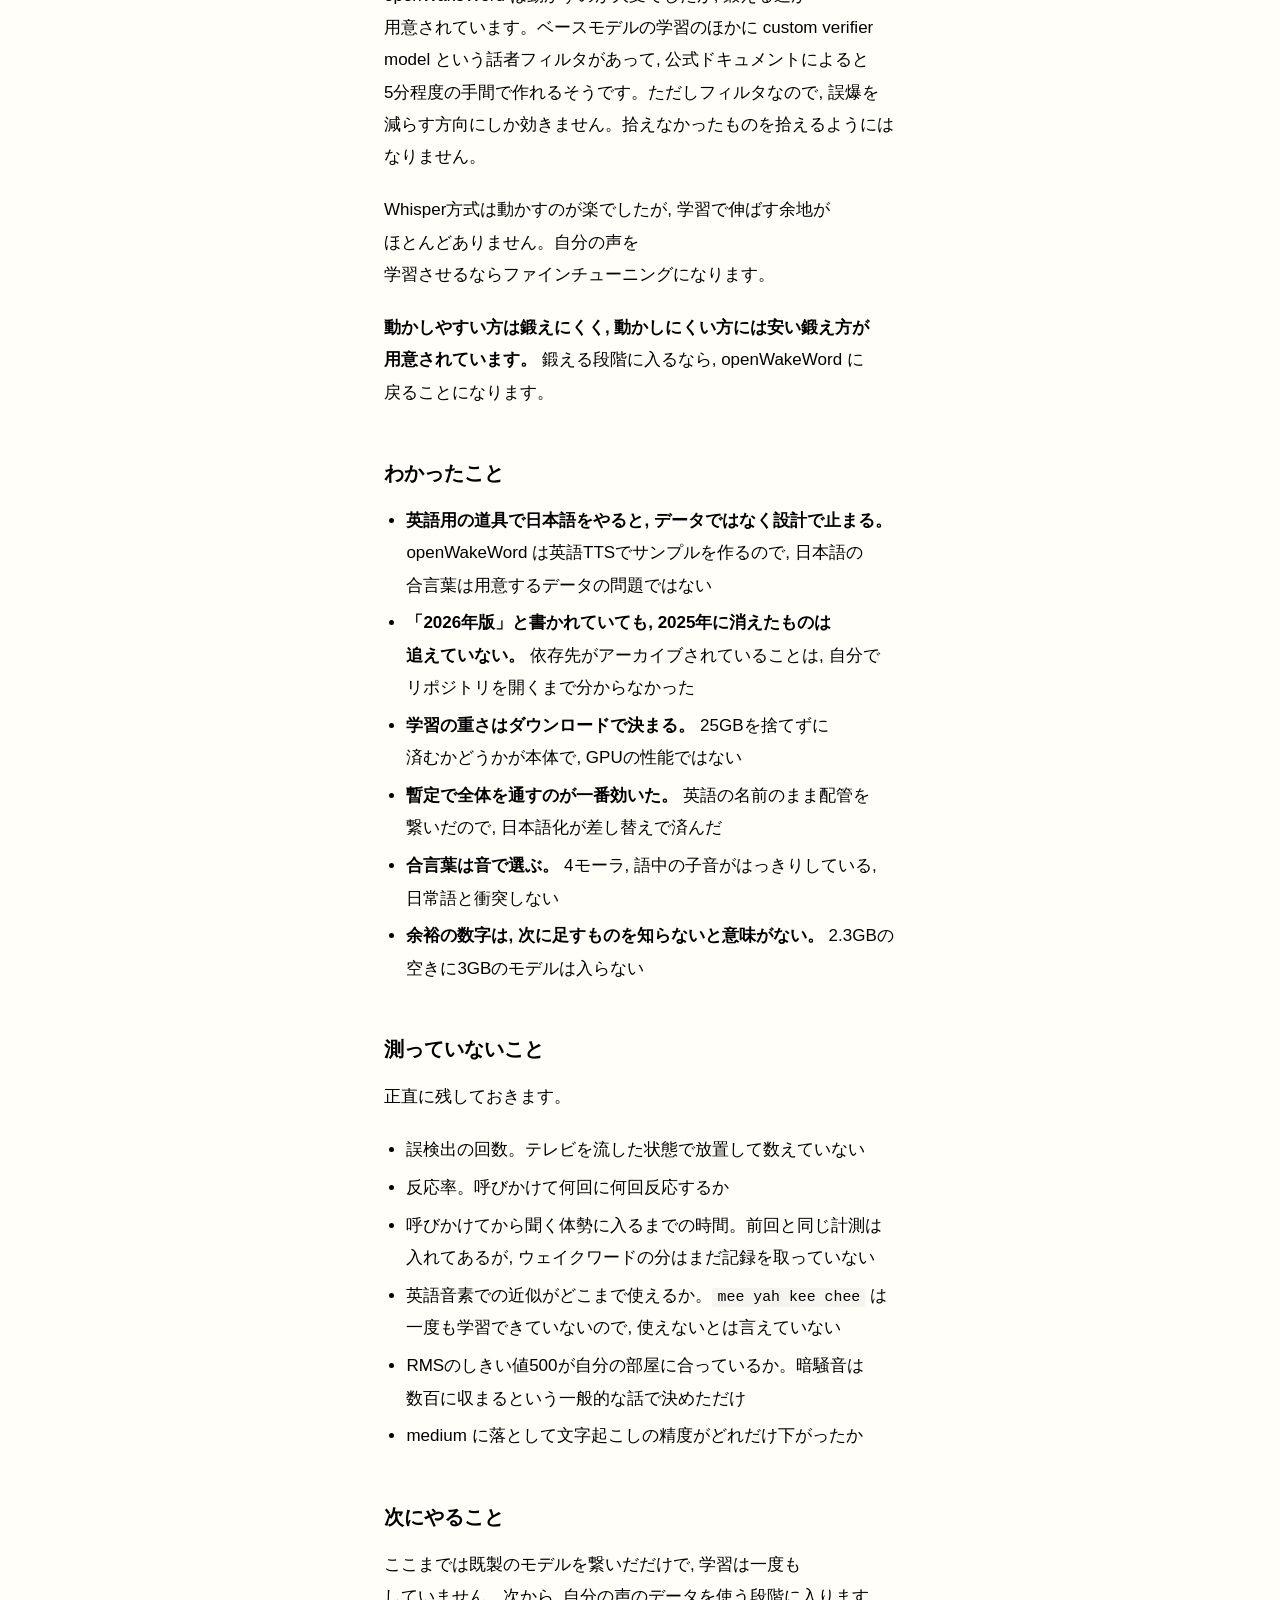
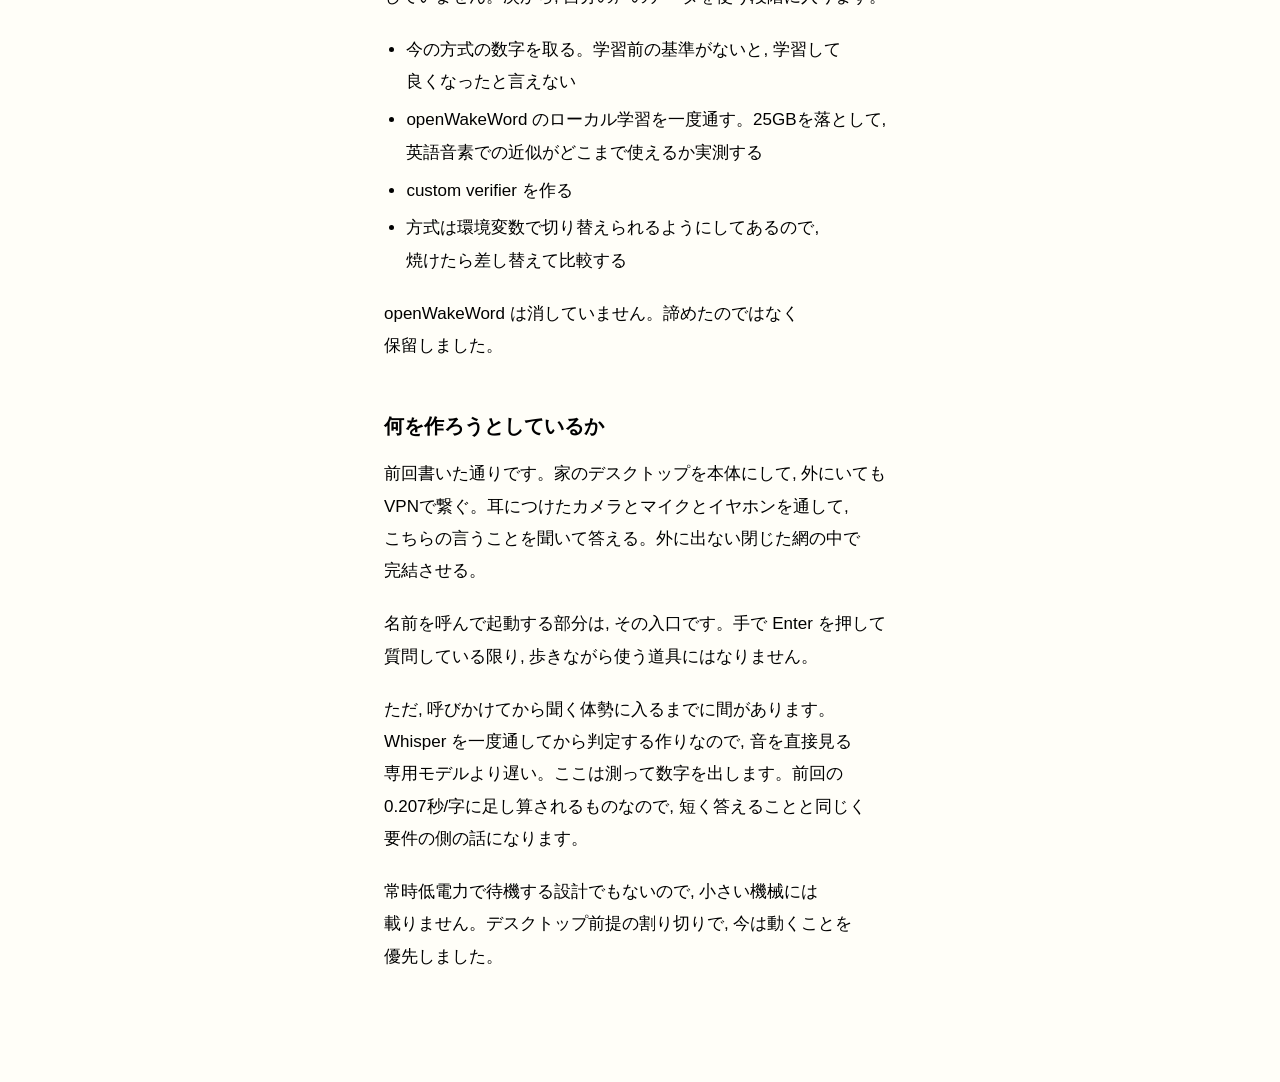
<file: research/wake-word/index.html>
<!doctype html>
<html lang="ja">
<head>
<meta charset="utf-8">
<meta name="viewport" content="width=device-width, initial-scale=1">
<title>日本語のウェイクワードが作れなかった — OH-GY</title>
<meta name="description" content="openWakeWordで日本語の合言葉を学習させようとして, 一日かけて学習に一度もたどり着けなかった。依存先は1年前に消えていて, 設計そのものが英語専用だった。">
<link rel="canonical" href="https://oh-gy.com/research/wake-word/">

<meta property="og:type" content="article">
<meta property="og:site_name" content="OH-GY">
<meta property="og:url" content="https://oh-gy.com/research/wake-word/">
<meta property="og:title" content="日本語のウェイクワードが作れなかった">
<meta property="og:description" content="openWakeWordで日本語の合言葉を作ろうとして, 設計で止まった記録。">
<meta property="og:image" content="https://oh-gy.com/mon-og.png">
<meta property="og:locale" content="ja_JP">
<meta name="twitter:card" content="summary_large_image">
<meta name="twitter:site" content="@ohgy_dev">

<link rel="icon" href="../../favicon.svg" type="image/svg+xml">
<link rel="apple-touch-icon" href="../../apple-touch-icon.png">
<meta name="theme-color" content="#FFFEF8" media="(prefers-color-scheme: light)">
<meta name="theme-color" content="#1A1917" media="(prefers-color-scheme: dark)">

<link rel="stylesheet" href="../../style.css">
</head>

<body>
<main>

  <a class="back" href="../">← Research</a>

  <header class="article-head">
    <h1>日本語のウェイクワードが作れなかった</h1>
    <span class="subtitle">自分だけの J.A.R.V.I.S. を作る ── M.I.Y.A.K.I.C.H.I.&nbsp;までの道&nbsp;(2)</span>
    <span class="meta"><time datetime="2026-10-26">2026.10.26</time></span>
  </header>

  <div class="article-body">

    <p>前回でチャットは動くようになりました。今回は, 名前を呼んだら起動する部分を作ります。「M.I.Y.A.K.I.C.H.I.」と呼びかけたら聞く体勢に入る, あの動きです。</p>

    <p>これはウェイクワードと呼ばれるもので, Siri や Alexa を呼び出すときのあの言葉と同じです。</p>

    <p>定番は openWakeWord です。Colab のノートブックで1時間以内に自分のウェイクワードを学習できると案内されています。手順通りにやるだけだと思っていました。</p>

    <p>一日かけて, 学習には一度もたどり着けませんでした。</p>

    <p>想定していたことが3つとも外れていました。</p>

    <ul>
      <li>学習の重さは<strong>GPUで決まる</strong>と思っていた。実際は<strong>回線とディスク</strong>だった</li>
      <li>新しいツールチェーンなら整っていると思っていた。<strong>依存先が1年以上前に消えていた</strong></li>
      <li>専用のモデルが必要だと思っていた。<strong>手元のWhisperで足りた</strong></li>
    </ul>

    <p>順に書きます。</p>

    <h2>公式のノートブックが動かなかった</h2>

    <p>まず公式のノートブックを開きました。</p>

    <p><strong>結果として最終セルで落ちました。</strong> 出力されたはずの <code>.onnx</code> が見つからないという報告が GitHub の Discussion に複数上がっていて, 同じところで止まっていました。</p>

    <h2>パッチ版も Python 3.13 で止まった</h2>

    <p>対策を調べていたところ, 不具合に対応した「2026年版」のコミュニティ製ノートブックがありました。冒頭に「公式のノートブックは2023年から腐っている」と書かれていて, 事情はその通りでした。</p>

    <p><strong>しかしながら, こちらも止まりました。</strong></p>

<pre><code>ERROR: Could not find a version that satisfies the requirement piper-phonemize-cross (from versions: none)
ERROR: No matching distribution found for piper-phonemize-cross
</code></pre>

    <p><code>from versions: none</code> は「このPythonバージョン向けの配布物が1つも無い」という意味です。</p>

    <p>バージョンの指定を変えても解決しませんでした。Google Colab の既定 Python が 3.13 になっていて, ノートブックが入れようとしている piper-phonemize-cross は 3.12 向けのフォークでした。</p>

    <p><strong>そこで発生するエラーを基に3つの策を講じました。</strong></p>

    <ul>
      <li>インストール行を消す</li>
      <li>検証セルの <code>import</code> 2行をコメントアウトする</li>
      <li>Pre-flight のチェック対象リストから <code>piper_phonemize</code> を外す</li>
    </ul>

    <p>どれも「もう要らないものを入れようとしている」ことへの対処で, 本当に必要なら後のセルで同じエラーが出ます。</p>

    <p>あわせて, ランタイムが CPU のままだったことにも気づきました。<code>cuda: False</code> のまま進めても学習は終わりません。</p>

    <h2>依存していたものが1年前に消えていた</h2>

    <p>ここで前提から崩れていることに気づきました。</p>

    <p>piper-phonemize のリポジトリを開くと, 先頭にこう書かれていました。</p>

    <blockquote>
      <p>2025年7月にアーカイブ済み。espeak-ng が piper の Python wheel に直接同梱されたのでこのプロジェクトはもう必要ない。開発は piper1-gpl に移った。</p>
    </blockquote>

    <p>サンプル生成側も同じでした。piper-sample-generator は v3.0.0 で phonemize を piper 1.3.0 に移し, piper-phonemize を deprecated にしています。</p>

    <p><strong>ノートブックが依存している前提は, 1年以上前に無くなっていました。</strong> 「2026年版」と銘打ったものでも, そこは追えていませんでした。</p>

    <h2>日本語では学習できない設計だった</h2>

    <p>そして根本の問題にもたどり着きました。</p>

    <p>openWakeWord は学習データを英語TTSで合成する設計で, プロジェクト自体が「学習データが英語TTSに依存しているため英語のみ対応」と明言しています。</p>

    <p><strong>データを用意すれば作れる, という話ではありませんでした。</strong></p>

    <p>回避策は2つ考えました。</p>

    <p><strong>一つ目, 英語音素で綴りを近似する。</strong></p>

    <p>「M.I.Y.A.K.I.C.H.I.」なら, 日本語の発音に寄せた <code>mee yah kee chee</code> のように書いて学習させます。ただしこれは, 英語TTSが読み上げた音と自分が日本語で言う音が一致することを祈る作業で, 精度は事前に読めません。</p>

    <p><strong>二つ目, 日本語TTSでサンプルを作る。</strong></p>

    <p>piper-sample-generator は v3 から Piper の音声 (<code>.onnx</code>) を直接使えるようになっています。しかし日本語の音声モデルを持っているのは本家ではなくフォークの piper-plus 側で, こちらは espeak-ng に依存しない独自の G2P を使っています。音素体系が違うので, 本家由来のモデルと互換性がありません。</p>

    <p>結局, さっきと同じ種類の互換性問題に突っ込むことになります。</p>

    <h2>GPUを替えても速くならない</h2>

    <p>それでも英語音素での近似は残っています。ローカルで学習するなら何が要るのか, 先に調べました。4060Ti があるので Colab より速いはずだと思っていました。</p>

    <p>逆でした。</p>

    <p>openWakeWord の学習は, 凍結した特徴抽出器の上に小さな分類器を載せるだけです。1536→32→32→1 の4層で, 出力されるモデルは250KB以下しかありません。2026年版のノートブックには「A100でも速くならない。ボトルネックはGPUではなくネットワークとCPU」と書かれていました。</p>

    <p><strong>効くのはディスクと回線でした。</strong> 負例データとして ACAV100M の事前計算済み特徴量が約17GB, 背景ノイズ用に FMA small が約8GB。合わせて25GB前後を落とすことになります。</p>

    <p>そしてこれが, Colab が向かない理由でもありました。<strong>セッションが切れるたびに25GBを落とし直すことになります。</strong> 一度落とせば2回目以降の試行は速いので, 学習をやるならローカルのほうが向いています。GPUの性能の話ではなく, ダウンロードを捨てずに済むかどうかの話でした。</p>

    <h2>英語の名前で一度通した</h2>

    <p>25GBを落とすのは後日にして, 先に全体を繋ぐことにしました。</p>

    <p>openWakeWord には学習済みモデルが同梱されていて, <code>download_models()</code> で取れます。その中の <code>hey_jarvis_v0.1</code> を使えば, 学習を一切せずに動きます。</p>

    <p>やりたかったのはウェイクワードの精度ではありません。「ウェイクワード → 文字起こし → RAG → 音声合成」が1本に繋がるかの確認でした。<strong>英語の名前で妥協して全体を通してしまえば, 日本語化は後から差し替えられます。</strong></p>

    <p>一度動くものができたので, 以降の切り分けが楽になりました。おかしな挙動が出ても, 配管ではなく個々の部品を疑えばよくなります。</p>

    <h2>専用モデルをやめて, Whisperに聞かせた</h2>

    <p>今回の目的は J.A.R.V.I.S. ではなく M.I.Y.A.K.I.C.H.I. で動くようにすることです。</p>

    <p>そこで, 日本語に戻すためにウェイクワードの検出そのものを置き換えました。</p>

    <p>今回, 質問の文字起こし用に faster-whisper も入れています。前回はキーボードで打っていたので, 声で入れるならこれが要ります。</p>

    <p><strong>つまり専用モデルを作るのではなく, これに聞かせるのです。</strong></p>

    <p>やっていることはこうです。マイクを80msずつ読み, RMSで音量を見て無音のフレームは捨てる。音がしたら1.2秒ぶん録って Whisper にかける。文字起こしの結果に「みやきち」が入っていたら起動し, 入っていなければ捨てて待機に戻る。</p>

    <p>名前の表記は M.I.Y.A.K.I.C.H.I. ですが, 判定しているのは文字起こしが返してくる「みやきち」という文字列です。</p>

    <p>音量で門を作っているので, 喋っていない間は推論が走りません。日本語なので音素の近似も学習も要らず, 追加のライブラリも入れずに済みました。</p>

    <p>なお, RMSを計算するときに16bitの録音データをそのまま二乗すると値が溢れます。float32に変換してから計算します。</p>

    <h2>語頭が切れて, 表記が揺れた</h2>

    <p>楽になった代わりに, 専用モデルでは起きない問題が2つ出ました。</p>

    <p><strong>語頭が切れます。</strong></p>

    <p>音を検知した瞬間から録ると「みやきち」の「み」が落ちる。そこで, 検知より前の音が必要なため, 無音のフレームも0.24秒ぶん deque に保持しておいて, 検知した時点で前から繋ぎました。</p>

    <p><strong>表記が揺れます。</strong></p>

    <p>同じ発話が みやきち / ミヤキチ / 宮吉 と書かれる。1つの表記で判定すると取りこぼすので, 候補を複数持って, どれか1つでも含まれていれば起動とみなしています。<code>initial_prompt</code> に「みやきち」を渡して, その表記に引っ張ってもいます。</p>

    <p>どちらも, 音を直接見るモデルなら考えなくて済む問題です。文字に落としてから判定する方式の代償でした。</p>

    <h2>録音の切り方で二度つまずいた</h2>

    <p>ウェイクワードとは別に, そのあとの録音でつまずきました。</p>

    <p><strong>言い淀むと切り上げられます。</strong> 無音の長さで録音の終わりを判定していたのですが, 1段階で数えると考えている時間が「話し終わり」になります。話し出す前 (4秒まで黙って待つ) と話し出した後 (無音1.5秒で終了) で数え方を分けました。</p>

    <p><strong>自分の声でループもしました。</strong> 応答を喋っている間にマイクを開けたままにしていると, VOICEVOX の音声を自分で拾って延々と自分に話しかけ続ける。発話中はストリームを止めて, 再開直後は溜まった音を捨ててから待機に入ります。</p>

    <p>後者は, 音声で入力して音声で出力する構成にして初めて出てくる問題でした。前回はキーボードで打っていたので起きませんでした。</p>

    <h2>VRAMに3GBの空きはなかった</h2>

    <p>前回, 生成中のVRAM使用量は 5891MB / 8188MB で, 約2.3GBの余裕が残ると書きました。</p>

    <p>そこに Whisper は入りませんでした。large-v2 を float16 で載せると3GB前後を占めます。<strong>2.3GBの余裕に3GBは入りません。</strong> medium に落として同居させました。</p>

    <p>余裕があると書いた2.3GBは, 次に足すものの大きさを知る前の数字でした。</p>

    <h2>合言葉は音で決まる</h2>

    <p>反応は良かったです。ただし数字はまだ取っていないので, 体感の話として書きます。</p>

    <p>良かった理由は3つあります。</p>

    <ul>
      <li>4モーラあるので短すぎない</li>
      <li>き と ち の子音がはっきりしているので, 音の境目が立つ</li>
      <li>日常会話に出てこないので, 普通に喋っているときに誤爆しない</li>
    </ul>

    <p>短い語や日常語に似た語を選ぶと誤検出が増えます。専用モデルでも Whisper方式でも, ここは変わらないはずです。<strong>合言葉は後から変えると音韻の都合で作り直しになるので, 実装の前に声に出して選ぶものでした。</strong></p>

    <p>名前を先に決めていたのが, 結果的に効いていました。</p>

    <h2>動かしやすい方は鍛えにくい</h2>

    <p>今回わかった対比を書いておきます。まだ試していない話なので, 短く。</p>

    <p>openWakeWord は動かすのが大変でしたが, 鍛える道が用意されています。ベースモデルの学習のほかに custom verifier model という話者フィルタがあって, 公式ドキュメントによると5分程度の手間で作れるそうです。ただしフィルタなので, 誤爆を減らす方向にしか効きません。拾えなかったものを拾えるようにはなりません。</p>

    <p>Whisper方式は動かすのが楽でしたが, 学習で伸ばす余地がほとんどありません。自分の声を学習させるならファインチューニングになります。</p>

    <p><strong>動かしやすい方は鍛えにくく, 動かしにくい方には安い鍛え方が用意されています。</strong> 鍛える段階に入るなら, openWakeWord に戻ることになります。</p>

    <h2>わかったこと</h2>

    <ul>
      <li><strong>英語用の道具で日本語をやると, データではなく設計で止まる。</strong> openWakeWord は英語TTSでサンプルを作るので, 日本語の合言葉は用意するデータの問題ではない</li>
      <li><strong>「2026年版」と書かれていても, 2025年に消えたものは追えていない。</strong> 依存先がアーカイブされていることは, 自分でリポジトリを開くまで分からなかった</li>
      <li><strong>学習の重さはダウンロードで決まる。</strong> 25GBを捨てずに済むかどうかが本体で, GPUの性能ではない</li>
      <li><strong>暫定で全体を通すのが一番効いた。</strong> 英語の名前のまま配管を繋いだので, 日本語化が差し替えで済んだ</li>
      <li><strong>合言葉は音で選ぶ。</strong> 4モーラ, 語中の子音がはっきりしている, 日常語と衝突しない</li>
      <li><strong>余裕の数字は, 次に足すものを知らないと意味がない。</strong> 2.3GBの空きに3GBのモデルは入らない</li>
    </ul>

    <h2>測っていないこと</h2>

    <p>正直に残しておきます。</p>

    <ul>
      <li>誤検出の回数。テレビを流した状態で放置して数えていない</li>
      <li>反応率。呼びかけて何回に何回反応するか</li>
      <li>呼びかけてから聞く体勢に入るまでの時間。前回と同じ計測は入れてあるが, ウェイクワードの分はまだ記録を取っていない</li>
      <li>英語音素での近似がどこまで使えるか。<code>mee yah kee chee</code> は一度も学習できていないので, 使えないとは言えていない</li>
      <li>RMSのしきい値500が自分の部屋に合っているか。暗騒音は数百に収まるという一般的な話で決めただけ</li>
      <li>medium に落として文字起こしの精度がどれだけ下がったか</li>
    </ul>

    <h2>次にやること</h2>

    <p>ここまでは既製のモデルを繋いだだけで, 学習は一度もしていません。次から, 自分の声のデータを使う段階に入ります。</p>

    <ul>
      <li>今の方式の数字を取る。学習前の基準がないと, 学習して良くなったと言えない</li>
      <li>openWakeWord のローカル学習を一度通す。25GBを落として, 英語音素での近似がどこまで使えるか実測する</li>
      <li>custom verifier を作る</li>
      <li>方式は環境変数で切り替えられるようにしてあるので, 焼けたら差し替えて比較する</li>
    </ul>

    <p>openWakeWord は消していません。諦めたのではなく保留しました。</p>

    <h2>何を作ろうとしているか</h2>

    <p>前回書いた通りです。家のデスクトップを本体にして, 外にいてもVPNで繋ぐ。耳につけたカメラとマイクとイヤホンを通して, こちらの言うことを聞いて答える。外に出ない閉じた網の中で完結させる。</p>

    <p>名前を呼んで起動する部分は, その入口です。手で Enter を押して質問している限り, 歩きながら使う道具にはなりません。</p>

    <p>ただ, 呼びかけてから聞く体勢に入るまでに間があります。Whisper を一度通してから判定する作りなので, 音を直接見る専用モデルより遅い。ここは測って数字を出します。前回の0.207秒/字に足し算されるものなので, 短く答えることと同じく要件の側の話になります。</p>

    <p>常時低電力で待機する設計でもないので, 小さい機械には載りません。デスクトップ前提の割り切りで, 今は動くことを優先しました。</p>

  </div>

</main>
</body>
</html>
</file>
<file: style.css>
/* OH-GY — 共有スタイル */

:root {
  --ground: #FFFEF8;
  --ink: #000000;
  --ink-2: rgba(0, 0, 0, .64);
  --rule: rgba(0, 0, 0, .26);
  --wash: rgba(0, 0, 0, .04);
  --frame: rgba(0, 0, 0, .05);
  --focus: #1B5FBF;

  --serif: "Hiragino Mincho ProN", "Yu Mincho", YuMincho, "Noto Serif JP",
           "Noto Serif CJK JP", "Songti SC", serif;
  --sans: -apple-system, BlinkMacSystemFont, "Hiragino Kaku Gothic ProN",
          "Yu Gothic Medium", "Yu Gothic", YuGothic, "Noto Sans JP",
          "Helvetica Neue", Arial, sans-serif;
  --mono: ui-monospace, SFMono-Regular, Menlo, Consolas,
          "Noto Sans Mono", monospace;
}

@media (prefers-color-scheme: dark) {
  :root {
    --ground: #1A1917;
    --ink: #F2F0EB;
    --ink-2: rgba(242, 240, 235, .66);
    --rule: rgba(242, 240, 235, .30);
    --wash: rgba(242, 240, 235, .055);
    --frame: rgba(242, 240, 235, .07);
    --focus: #8FB8F0;
  }
}

/* 高コントラスト設定の利用者には, 罫線を 3:1 以上まで上げる */
@media (prefers-contrast: more) {
  :root {
    --ink-2: rgba(0, 0, 0, .82);
    --rule: rgba(0, 0, 0, .62);
  }
  @media (prefers-color-scheme: dark) {
    :root {
      --ink-2: rgba(242, 240, 235, .88);
      --rule: rgba(242, 240, 235, .68);
    }
  }
}

*, *::before, *::after { box-sizing: border-box; }

html { -webkit-text-size-adjust: 100%; }

body {
  margin: 0;
  background: var(--ground);
  color: var(--ink);
  font-family: var(--sans);
  font-size: 17px;
  line-height: 1.9;
  font-feature-settings: "palt" 1;
}

/* 日本語は文節で折り返す。Chrome 119+ が lang="ja" のときだけ効く。
   非対応ブラウザは通常の折り返しになるだけで, 崩れはしない。 */
p, h1, h2, h3, dd, li, figcaption { word-break: auto-phrase; }

main {
  width: 100%;
  max-width: 34rem;
  margin: 0 auto;
  padding: 0 1rem;
}

a {
  color: inherit;
  text-decoration-thickness: 1px;
  text-underline-offset: .28em;
}

:focus-visible {
  outline: 2px solid var(--focus);
  outline-offset: 3px;
  border-radius: 2px;
}

/* キーボード利用者が本文へ飛べるようにする */
.skip {
  position: absolute;
  left: -9999px;
  padding: .75rem 1rem;
  background: var(--ground);
  border: 1px solid var(--ink);
  font-size: .9375rem;
  text-decoration: none;
}

.skip:focus {
  left: 1rem;
  top: 1rem;
  z-index: 10;
}

/* ---------- 表札 ---------- */

.nameplate {
  padding: clamp(3.5rem, 13vw, 6.5rem) 0 clamp(2.5rem, 8vw, 4rem);
  text-align: center;
}

.mark {
  margin: 0;
  line-height: 0;
}

.mark svg {
  display: inline-block;
  width: min(288px, 58vw);
  height: auto;
  color: var(--ink);
}

.reading {
  margin: 1.75rem 0 0;
  font-family: var(--serif);
  font-size: 1rem;
  letter-spacing: .14em;
  color: var(--ink-2);
}

.lede {
  margin: .85rem auto 0;
  max-width: 24rem;
  font-family: var(--serif);
  font-size: 1.3125rem;
  line-height: 2;
}

/* ---------- 節 ---------- */
/* 罫線は下の見出しに属させたいので, 上の余白より下の余白を広くとる */

.band {
  padding: clamp(2.25rem, 7vw, 3.25rem) 0 clamp(3.25rem, 10vw, 5rem);
  border-top: 1px solid var(--rule);
}

.band > h2 {
  margin: 0 0 1.5rem;
  font-family: var(--serif);
  font-size: 1.25rem;
  font-weight: 600;
  line-height: 1.6;
  letter-spacing: .015em;
}

.band > p { margin: 0 0 1.1rem; }

.band > p:last-child { margin-bottom: 0; }

/* ---------- 一覧の項目 (Work / Research 共通) ---------- */

.entries {
  display: flex;
  flex-direction: column;
}

.entry {
  display: block;
  padding: 1.75rem 0;
  text-decoration: none;
  border-top: 1px solid var(--rule);
  transition: background-color .12s ease, box-shadow .12s ease;
}

.entry:first-child {
  border-top: 0;
  padding-top: 0;
}

.entry:hover {
  background: var(--wash);
  box-shadow: 0 0 0 1rem var(--wash);
}

/* 製品の実物。16:10 で枠を確保しておくので, 読み込みで行がずれない (CLS 対策) */
.shot {
  display: block;
  margin: 0 0 1rem;
  aspect-ratio: 16 / 10;
  overflow: hidden;
  background: var(--frame);
  border: 1px solid var(--rule);
}

.shot img {
  display: block;
  width: 100%;
  height: 100%;
  object-fit: cover;
  object-position: top center;
}

.entry h3 {
  margin: 0;
  font-family: var(--serif);
  font-size: 1.125rem;
  font-weight: 600;
  line-height: 1.5;
  text-decoration: underline;
  text-decoration-color: transparent;
  text-decoration-thickness: 1px;
  text-underline-offset: .22em;
  transition: text-decoration-color .12s ease;
}

.entry:hover h3,
.entry:focus-visible h3 { text-decoration-color: currentColor; }

.entry p {
  margin: .3rem 0 0;
  color: var(--ink-2);
  font-size: .9375rem;
  line-height: 1.85;
}

.entry .meta {
  display: block;
  margin-top: .5rem;
  font-size: .8125rem;
  letter-spacing: .02em;
  color: var(--ink-2);
}

/* ---------- 連絡先 ---------- */

.contact {
  margin: 0;
  font-size: .9375rem;
}

.contact > div {
  display: grid;
  grid-template-columns: 3.5rem 1fr;
  gap: .75rem;
  align-items: baseline;
  border-top: 1px solid var(--rule);
}

.contact > div:first-child { border-top: 0; }

.contact dt {
  padding: .7rem 0;
  color: var(--ink-2);
}

.contact dd { margin: 0; }

/* 指で押せる大きさを確保する (WCAG 2.2 の 2.5.8 は 24px, ここは 44px) */
.contact dd a {
  display: block;
  padding: .7rem 0;
  min-height: 44px;
}

/* ---------- 奥付 ---------- */

footer {
  padding: clamp(2.75rem, 9vw, 4.25rem) 0 clamp(3.5rem, 11vw, 5.5rem);
  border-top: 1px solid var(--rule);
  font-size: .9375rem;
  color: var(--ink-2);
}

footer p { margin: 0 0 1rem; }

footer a {
  display: inline-block;
  padding: .4rem 0;
}

.copyright {
  margin-top: 2rem;
  font-size: .8125rem;
  letter-spacing: .04em;
}

/* ---------- 記事ページ ---------- */

.back {
  display: inline-block;
  margin: clamp(2rem, 7vw, 3rem) 0 0;
  padding: .5rem 0;
  font-size: .875rem;
  color: var(--ink-2);
}

.article-head {
  padding: 1.5rem 0 clamp(1.75rem, 6vw, 2.5rem);
  border-bottom: 1px solid var(--rule);
}

.article-head h1 {
  margin: 0;
  font-family: var(--serif);
  font-size: clamp(1.5rem, 5.5vw, 1.875rem);
  font-weight: 600;
  line-height: 1.55;
}

.article-head .subtitle {
  display: block;
  margin-top: .85rem;
  font-family: var(--serif);
  font-size: clamp(1rem, 3.4vw, 1.125rem);
  line-height: 1.7;
  color: var(--ink-2);
}

.article-head .meta {
  display: block;
  margin-top: .75rem;
  font-size: .875rem;
  letter-spacing: .02em;
  color: var(--ink-2);
}

.article-body {
  padding: clamp(2rem, 7vw, 3rem) 0 clamp(3.5rem, 11vw, 5.5rem);
}

.article-body > :first-child { margin-top: 0; }

.article-body h2 {
  margin: 3rem 0 1rem;
  font-family: var(--serif);
  font-size: 1.25rem;
  font-weight: 600;
  line-height: 1.6;
}

.article-body h3 {
  margin: 2.25rem 0 .75rem;
  font-family: var(--serif);
  font-size: 1.0625rem;
  font-weight: 600;
  line-height: 1.6;
}

.article-body p { margin: 0 0 1.3rem; }

.article-body ul,
.article-body ol {
  margin: 0 0 1.3rem;
  padding-left: 1.4rem;
}

.article-body li { margin-bottom: .35rem; }

.article-body pre {
  margin: 0 0 1.4rem;
  padding: 1rem 1.1rem;
  overflow-x: auto;
  border: 1px solid var(--rule);
  background: var(--wash);
  font-family: var(--mono);
  font-size: .8125rem;
  line-height: 1.75;
}

.article-body code {
  font-family: var(--mono);
  font-size: .875em;
}

.article-body pre code { font-size: inherit; }

.article-body :not(pre) > code {
  padding: .1em .35em;
  border-radius: 2px;
  background: var(--wash);
}

.article-body figure { margin: 0 0 1.4rem; }

.article-body img {
  display: block;
  max-width: 100%;
  height: auto;
  border: 1px solid var(--rule);
}

.article-body figcaption {
  margin-top: .5rem;
  font-size: .8125rem;
  line-height: 1.7;
  color: var(--ink-2);
}

.article-body blockquote {
  margin: 0 0 1.4rem;
  padding-left: 1rem;
  border-left: 2px solid var(--rule);
  color: var(--ink-2);
}

/* 訂正や取り下げの注記。見落とされては困るので, 引用のように薄くはしない。
   記事の冒頭に置く前提だが, 本文の途中でも使える。
   .article-body p より詳細度を上げておく必要がある (余白が効かなくなる) */
.article-body .note {
  margin: 0 0 1.8rem;
  padding: 1rem 1.1rem;
  border: 1px solid var(--rule);
  background: var(--wash);
  font-size: .9375rem;
  line-height: 1.8;
}

.article-body table {
  width: 100%;
  margin: 0 0 1.4rem;
  border-collapse: collapse;
  font-size: .9375rem;
}

.article-body th,
.article-body td {
  padding: .55rem .6rem;
  border-bottom: 1px solid var(--rule);
  text-align: left;
  vertical-align: top;
}

.article-body th {
  font-family: var(--serif);
  font-weight: 600;
}

/* ---------- 記録の一覧ページ ---------- */

.archive {
  padding: clamp(2rem, 7vw, 3rem) 0 clamp(3.5rem, 11vw, 5.5rem);
}

/* 一覧へ渡す控えめなリンク (トップの節の末尾に置く) */
.more {
  display: inline-block;
  margin-top: 1.75rem;
  padding: .45rem 0;
  font-size: .9375rem;
  color: var(--ink-2);
}

/* 狭い画面では表の字を少し詰める (列が多いと潰れるため) */
@media (max-width: 30rem) {
  .article-body table { font-size: .875rem; }
  .article-body th,
  .article-body td { padding: .5rem .4rem; }
}

@media (prefers-reduced-motion: reduce) {
  * { transition: none !important; animation: none !important; }
}
</file>
